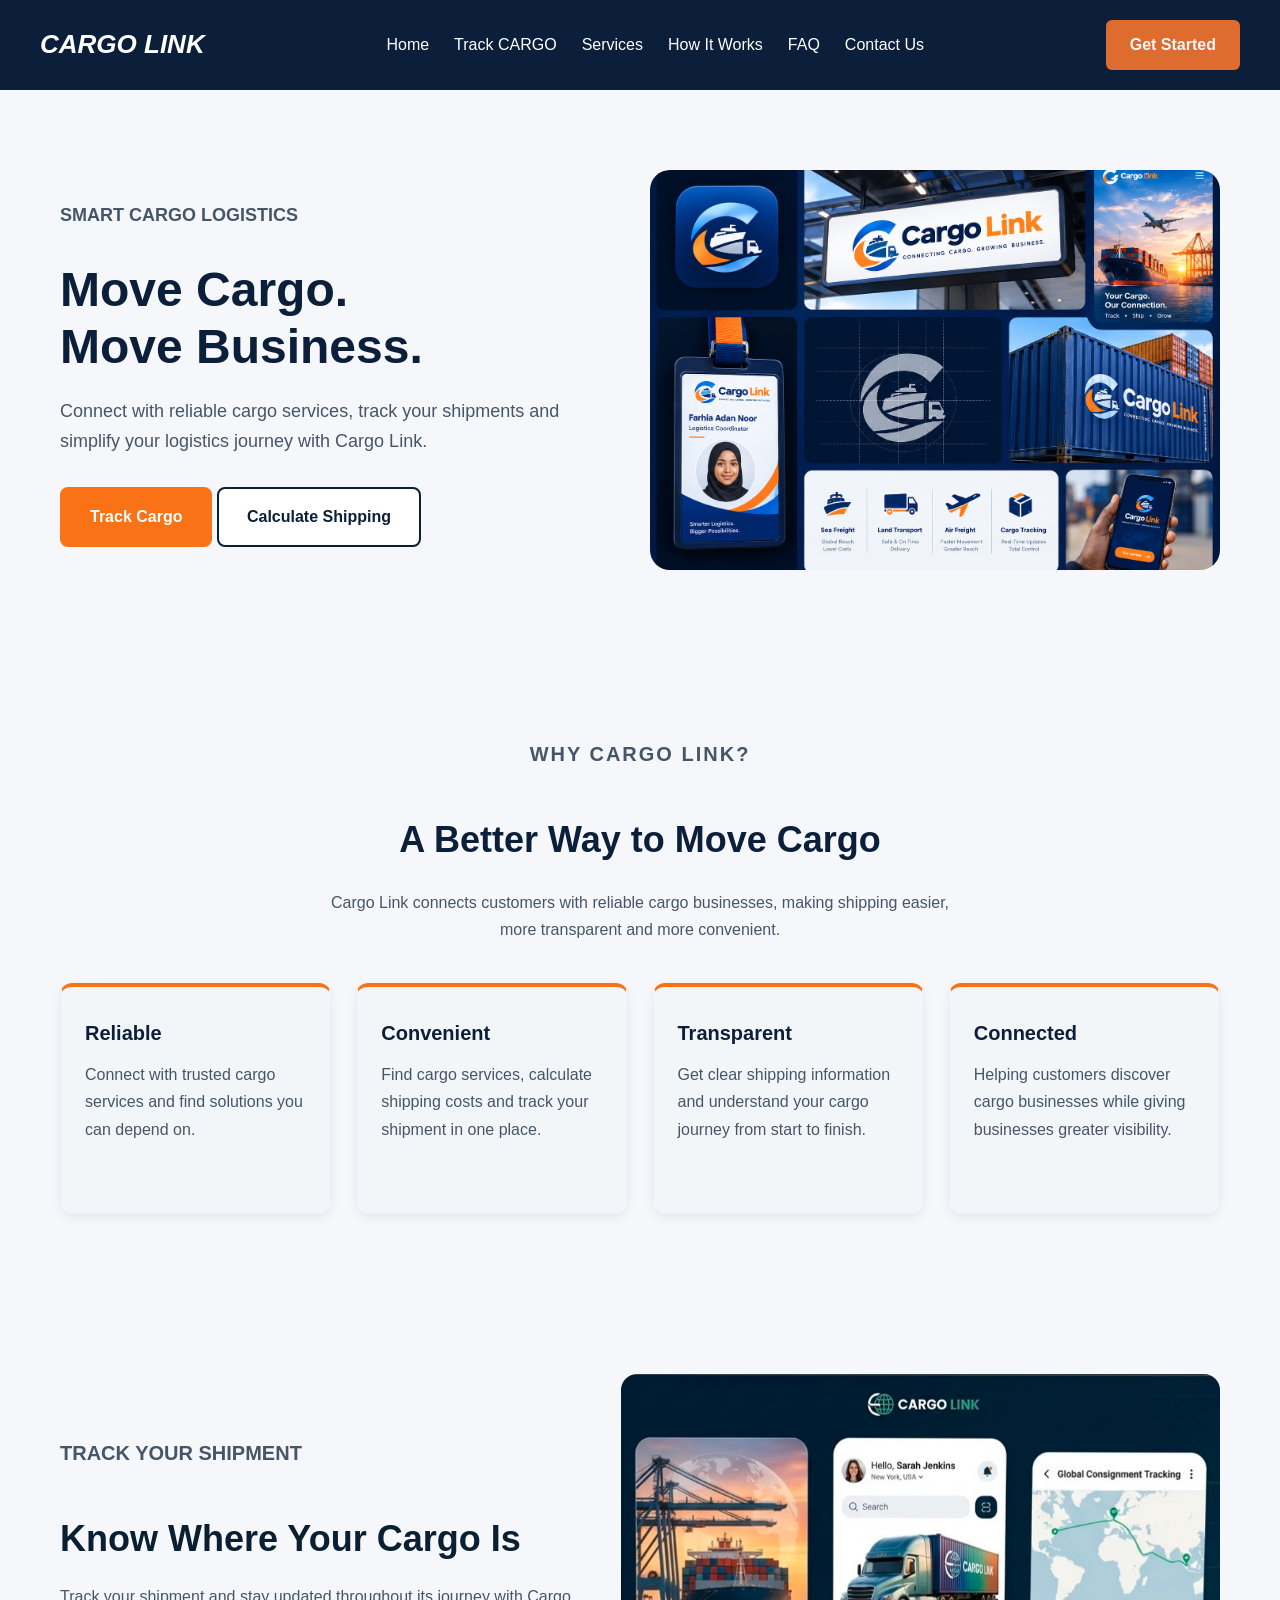
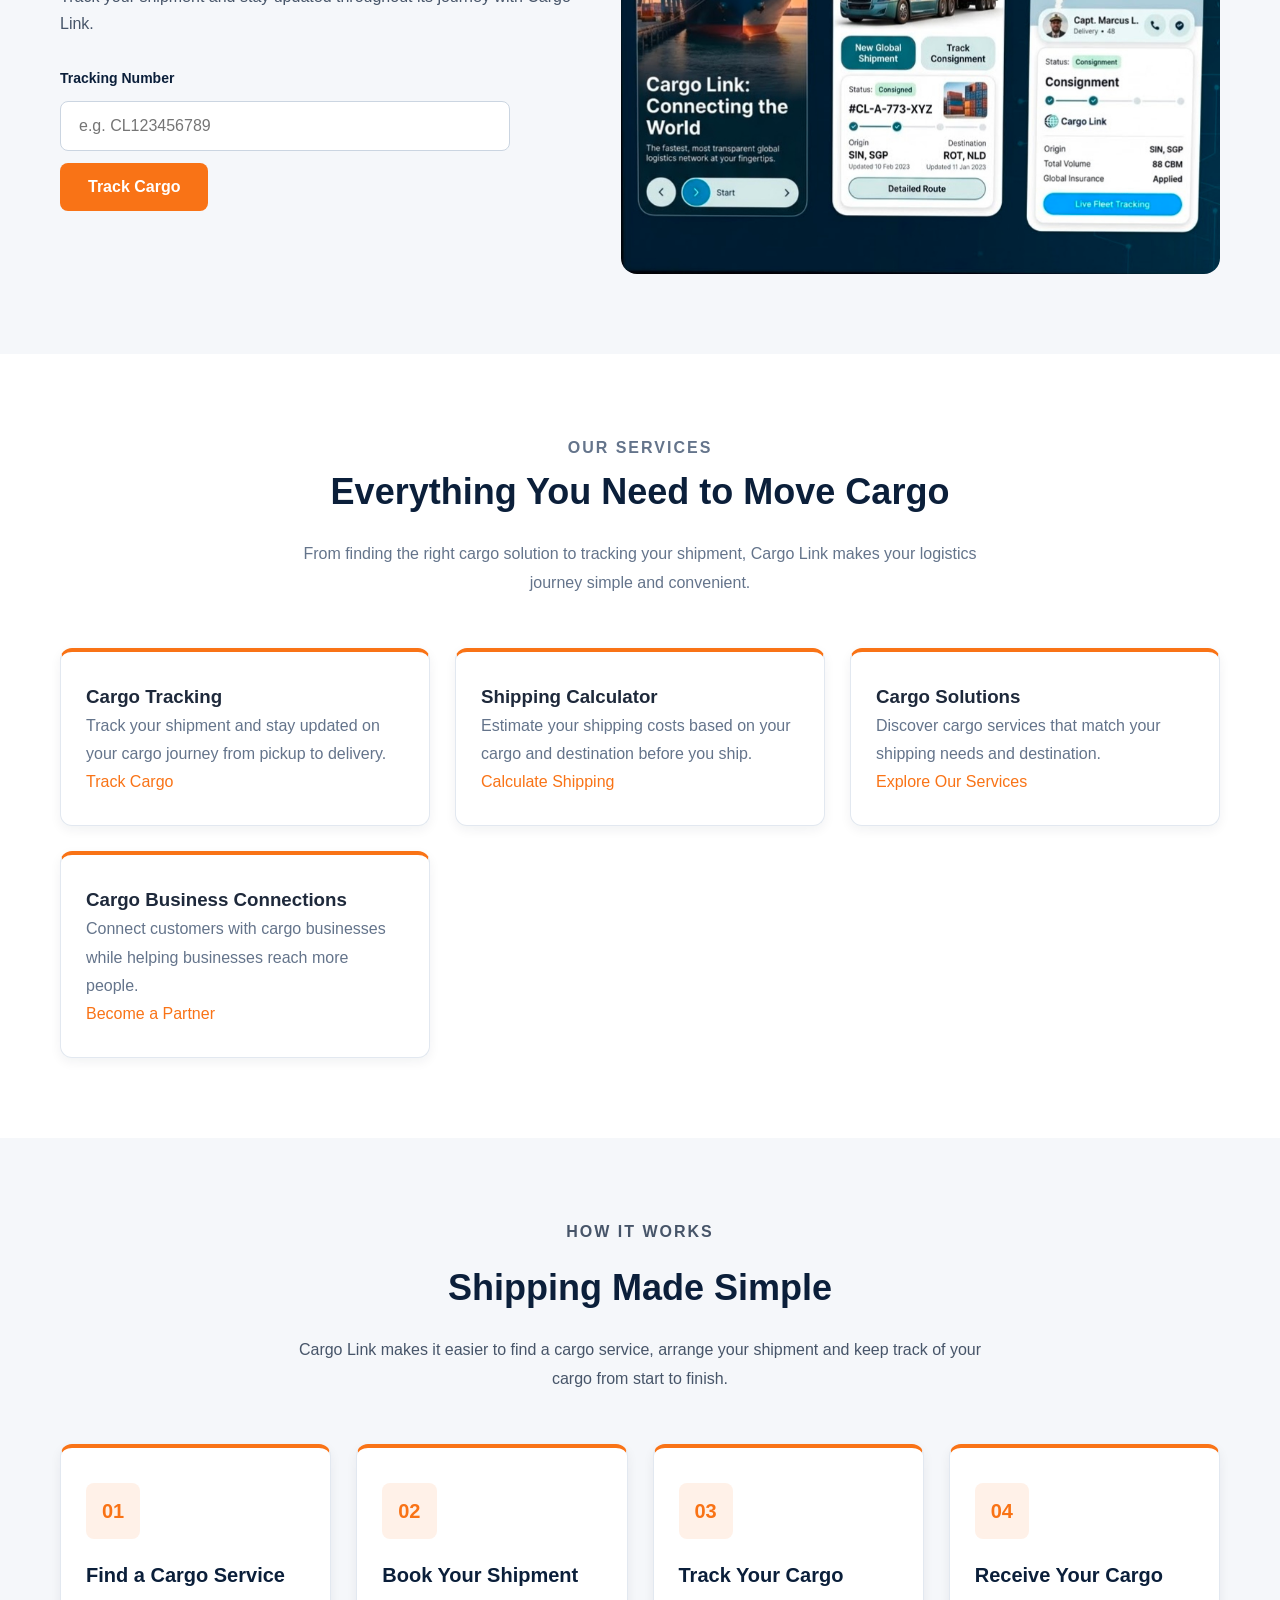
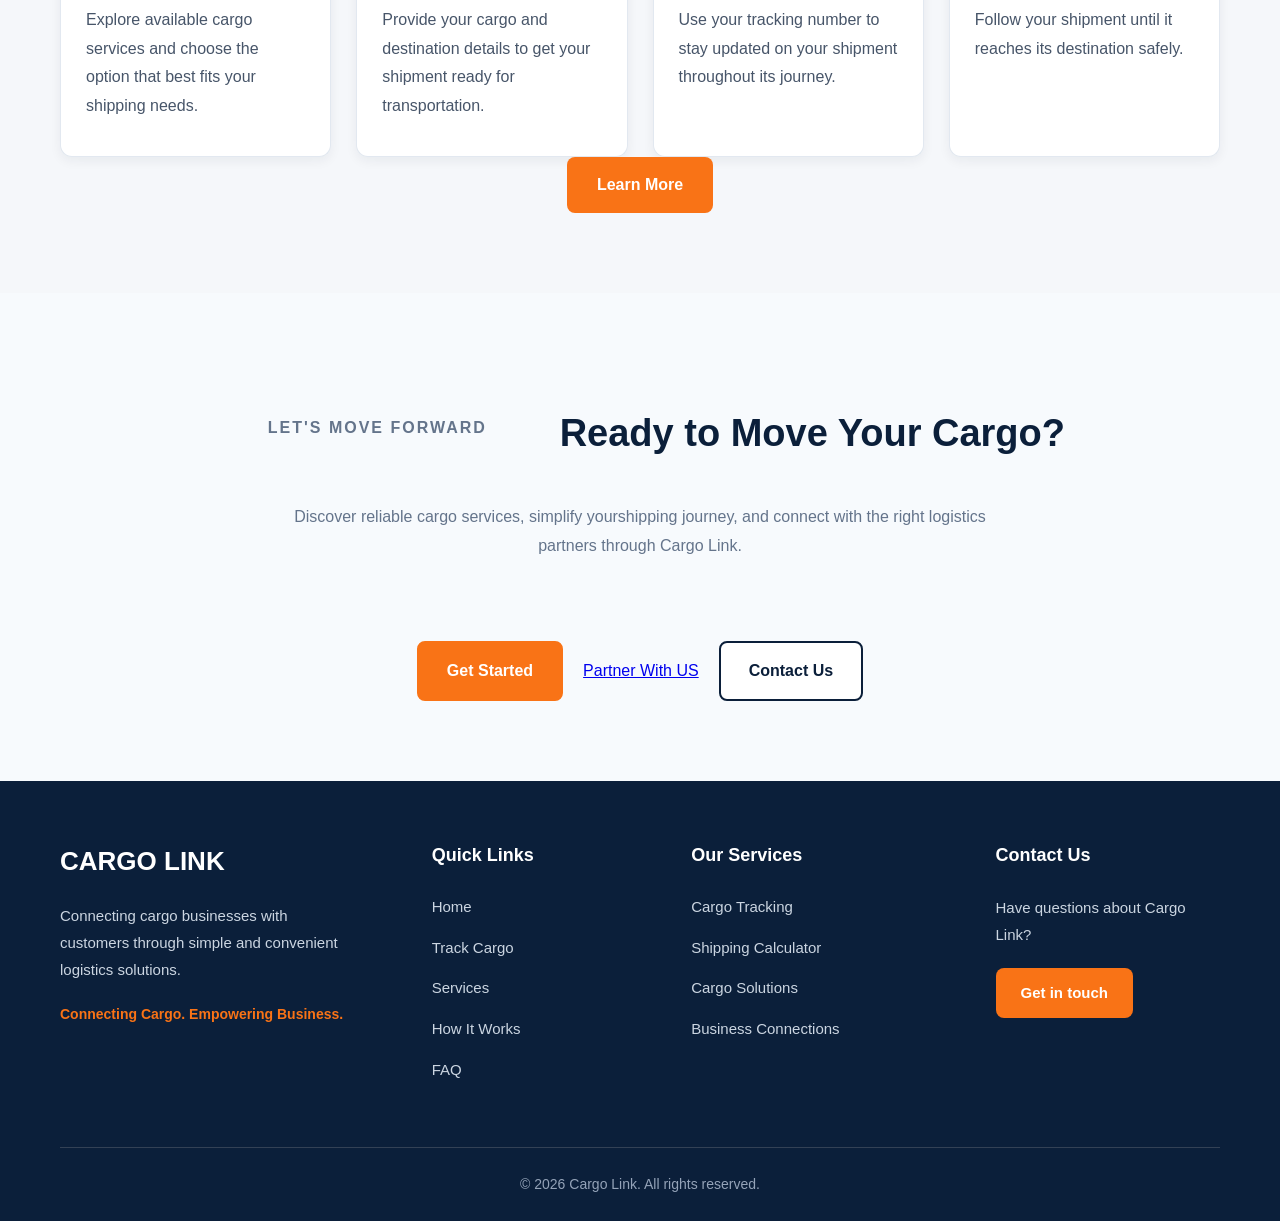
<file: index.html>
<!DOCTYPE html>
<html lang="en">
<head>
    <meta charset="UTF-8">
    <meta name="viewport" content="width=device-width, initial-scale=1.0">
    <title>Cargo Link | Move Cargo. Move Business.</title>
    <!--Tailwind CSS-->

    <!--CSS-->
    <link rel="stylesheet" href="style.css">
</head>
<body>
    <!--NAVBAR-->
    <header>
        <nav >
            <div>
              <!--Logo-->
                <a href="index.html" class="logo">CARGO LINK</a>
            </div>
            <!--Navigation Links-->
            <ul>
               <li><a href="index.html">Home</a></li>
               <li><a href="track-cargo.html">Track CARGO</a></li> 
               <li><a href="services.html">Services</a></li> 
               <li><a href="how-it-works.html">How It Works</a></li> 
               <li><a href="faq.html">FAQ</a></li> 
               <li><a href="contact.html">Contact Us</a></li> 
            </ul>

            <!--Get Started button-->
            <div class="get-started">
            <a href="shipping-calculator.html">Get Started</a>
           </div>
        </nav>
    </header>
    <main>
        <!--HERO SECTION-->
        <section class="hero">
            <div class="hero-content">
                <p class="hero-tag">SMART CARGO LOGISTICS</p>
                <h1>
                    Move Cargo.<br>
                    Move Business.
                </h1>
                <p>Connect with reliable cargo services, track your shipments and simplify your logistics journey with Cargo Link.</p>
           <div>
        <a href="track-cargo.html"class="btn btn-primary">Track Cargo</a>
            <a href="shipping-calculator.html" class="btn btn-secondary"> Calculate Shipping</a>
           </div>

            </div>
            <!--Hero Image-->
            <div class="hero-image">
            <img src="images/hero.png" alt="Cargo Link Logistics and cargo transportations">
            </div>

        </section>

<!-- WHY CARGO LINK SECTION -->
<section id="why-us">

    <div>
        <p class="section-description">WHY CARGO LINK?</p>
        <h2>A Better Way to Move Cargo</h2>
        <p>Cargo Link connects customers with reliable cargo businesses, making shipping easier, more transparent and more convenient.</p>
    </div>


    <div class="why-us-cards">

        <!-- Feature 1 -->
        <article>
            <h3>Reliable</h3>
            <p>Connect with trusted cargo services and find solutions you can depend on.</p>
        </article>

        <!-- Feature 2 -->
        <article>
            <h3>Convenient</h3>
            <p>Find cargo services, calculate shipping costs and track your shipment in one place.</p>
        </article>

        <!-- Feature 3 -->
        <article>
            <h3>Transparent</h3>    
            <p>Get clear shipping information and understand your cargo journey from start to finish.</p>
        </article>

        <!-- Feature 4 -->
        <article>
            <h3>Connected</h3>
            <p>Helping customers discover cargo businesses while giving businesses greater visibility.</p>
        </article>

    </div>

</section>

<!-- CARGO TRACKING SECTION -->
<section id="tracking" >

    <div class="tracking-content">

        <p class="tracking-description">TRACK YOUR SHIPMENT</p>

        <h2>Know Where Your Cargo Is</h2>
        <p> Track your shipment and stay updated throughout its journey with Cargo Link.</p>

        <form>

            <label for="tracking-number">Tracking Number</label>

            <input type="text" id="tracking-number" name="tracking-number" placeholder="e.g. CL123456789" >
            <button type="submit" class="track-btn">Track Cargo</button>
        </form>

    </div>

    <div class="tracking-image">
    <img src="images/cargo-tracking.jpeg" alt="Cargo shipment tracking">
    </div>

</section>

<!-- SERVICES SECTION -->
<section id="services">

    <!-- Section Introduction -->
    <div>

        <p class="section-description">OUR SERVICES</p>

        <h2>Everything You Need to Move Cargo</h2>
        <p>From finding the right cargo solution to tracking your shipment, Cargo Link makes your logistics journey simple and convenient.</p>

    </div>

    <!-- Services Cards -->
    <div class="service-cards">

        <!-- Service 1 -->
        <article>

            <h3>Cargo Tracking</h3>
            <p>Track your shipment and stay updated on your cargo journey from pickup to delivery.</p>

            <a href="track-cargo.html">Track Cargo  </a>

        </article>

        <!-- Service 2 -->
        <article>

            <h3>Shipping Calculator</h3>
            <p>Estimate your shipping costs based on your cargo and destination before you ship.</p>

            <a href="shipping-calculator.html">Calculate Shipping </a>

        </article>

        <!-- Service 3 -->
        <article>

            <h3>Cargo Solutions</h3>
            <p>Discover cargo services that match your shipping needs and destination.</p>
            <a href="services.html"> Explore Our Services </a>

        </article>

        <!-- Service 4 -->
        <article>

            <h3>Cargo Business Connections</h3>
            <p>Connect customers with cargo businesses while helping businesses reach more people.</p>
            <a href="partners.html">Become a Partner </a>

        </article>

    </div>

</section>

<!-- HOW IT WORKS SECTION -->
<section id="how-it-works">

    <div>

        <p class="how-it-works-tag">HOW IT WORKS</p>

        <h2>Shipping Made Simple</h2>
        <p>Cargo Link makes it easier to find a cargo service, arrange your shipment and keep track of your cargo from start to finish.</p>

    </div>

    <div class="how-it-works-cards">

        <!-- Step 1 -->
        <article>

            <span>01</span>

            <h3>Find a Cargo Service</h3>
            <p>Explore available cargo services and choose the option that best fits your shipping needs.</p>

        </article>

        <!-- Step 2 -->
        <article>

            <span>02</span>

            <h3>Book Your Shipment</h3>
            <p>Provide your cargo and destination details to get your shipment ready for transportation.</p>

        </article>

        <!-- Step 3 -->
        <article>

            <span>03</span>

            <h3>Track Your Cargo</h3>
            <p>Use your tracking number to stay updated on your shipment throughout its journey.</p>

        </article>

        <!-- Step 4 -->
        <article>

            <span>04</span>

            <h3>Receive Your Cargo</h3>
            <p>Follow your shipment until it reaches its destination safely.</p>

        </article>

    </div>


    <!-- Learn More -->
    <div>

        <a href="how-it-works.html">Learn More</a>

    </div>

</section>

<!-- CALL TO ACTION (CTA) SECTION -->
<section id="cta">

    <div>

        <p class="cta-tag">LET'S MOVE FORWARD</p>

        <h2> Ready to Move Your Cargo?</h2>
        <p>Discover reliable cargo services, simplify yourshipping journey, and connect with the right logistics partners through Cargo Link.</p>

        <div>

            <a href="shipping-calculator.html" class="btn btn-primary">Get Started </a>
             <a href="patners.html">Partner With US</a>
            <a href="contact.html" class="btn btn-secondary">Contact Us</a>

        </div>

    </div>

</section>

</main>

<!-- FOOTER SECTION -->
<footer id="footer">

    <div class="footer-card">

        <div class="footer-website">

            <a href="index.html" class="footer-logo">CARGO LINK</a>
            <p>Connecting cargo businesses with customers through simple and convenient logistics solutions.</p>

            <p class="footer-tag"> Connecting Cargo. Empowering Business.</p>

        </div>

        <div class="footer-links">

            <h3>Quick Links</h3>

            <ul>
                <li><a href="index.html">Home</a></li>
                <li><a href="track-cargo.html">Track Cargo</a></li>
                <li><a href="services.html">Services</a></li>
                <li><a href="how-it-works.html">How It Works</a></li>
                <li><a href="faq.html">FAQ</a></li>
            </ul>

        </div>

        <div class="footer-links">

            <h3>Our Services</h3>

            <ul>
                <li><a href="track-cargo.html">Cargo Tracking</a></li>
                <li><a href="shipping-calculator.html">Shipping Calculator</a></li>
                <li><a href="services.html">Cargo Solutions</a></li>
                <li><a href="partners.html">Business Connections</a></li>
            </ul>

        </div>

        <div class="footer-contact">

            <h3>Contact Us</h3>
            <p>Have questions about Cargo Link?</p>
            <a href="contact.html">Get in touch</a>

        </div>

    </div>

    <div class="footer-bottom">

        <p> &copy; 2026 Cargo Link. All rights reserved.</p>

    </div>

</footer>

    
</body>
</html>
</file>
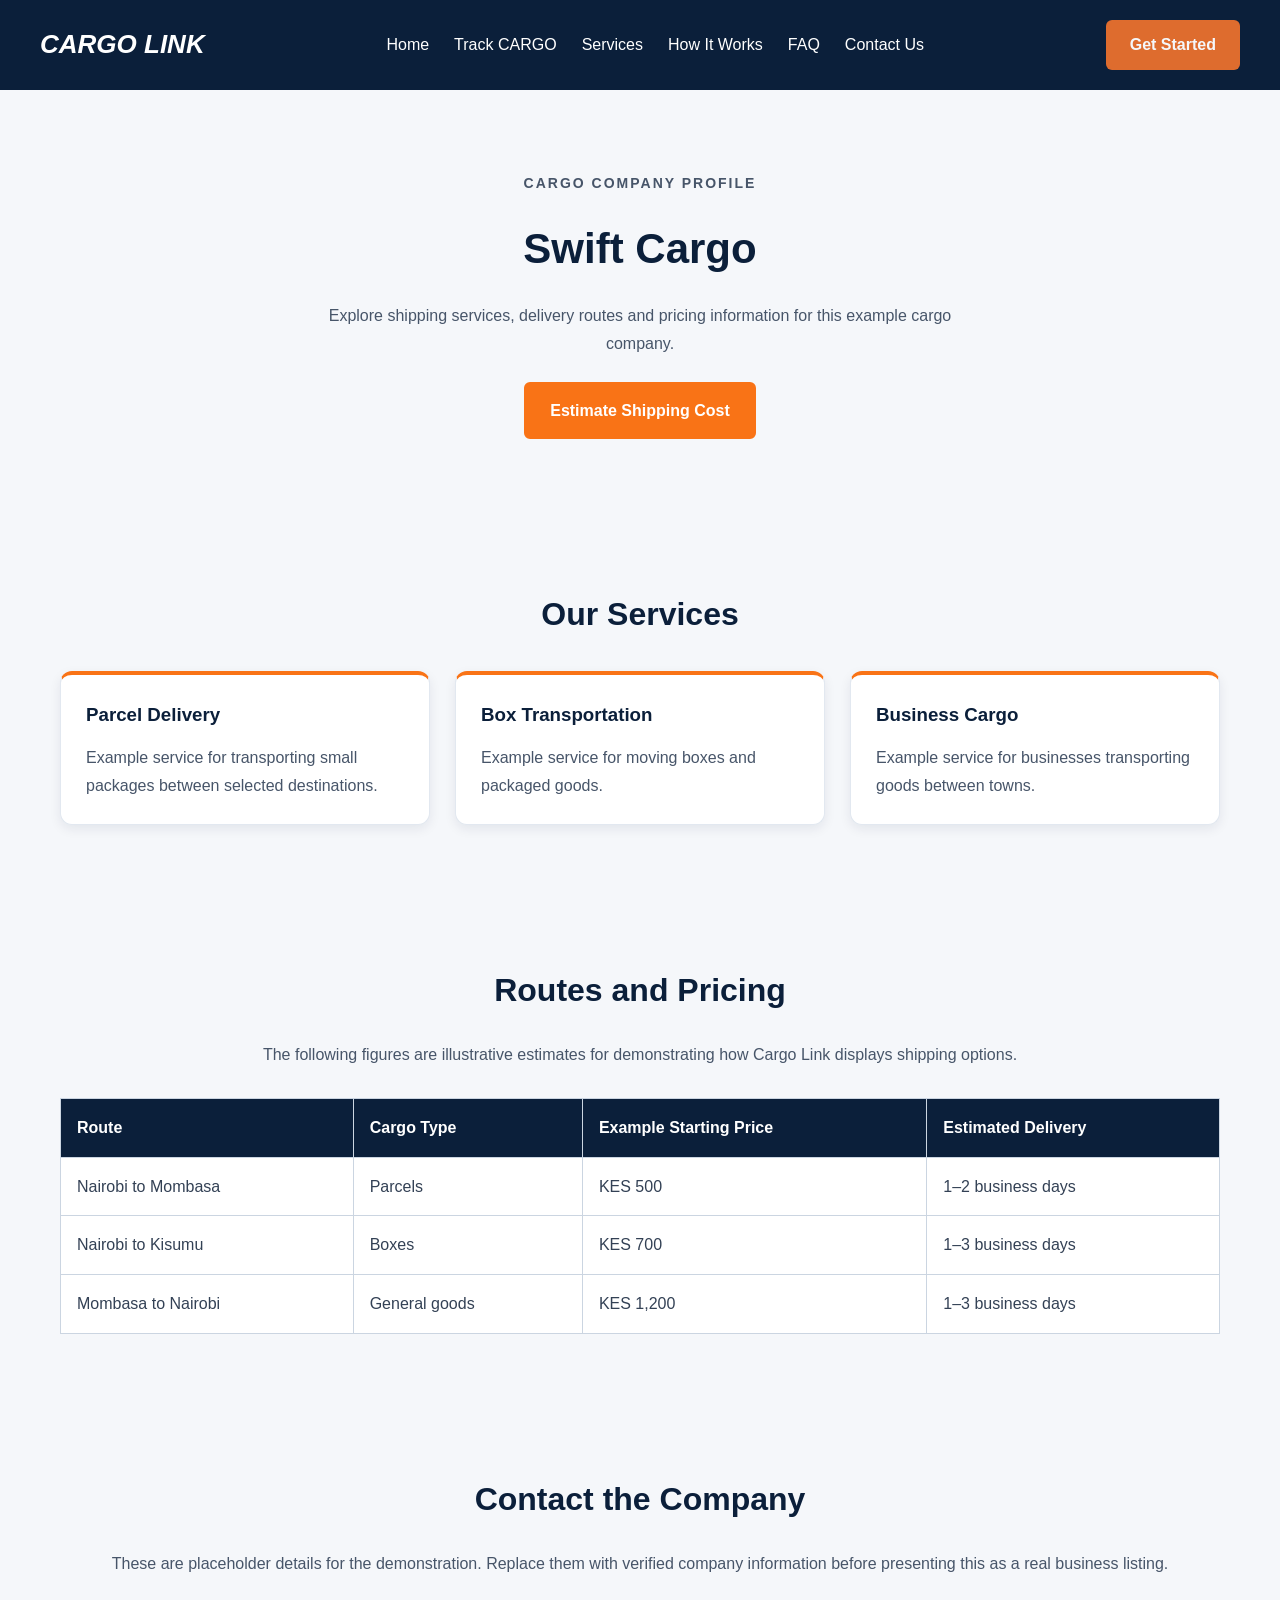
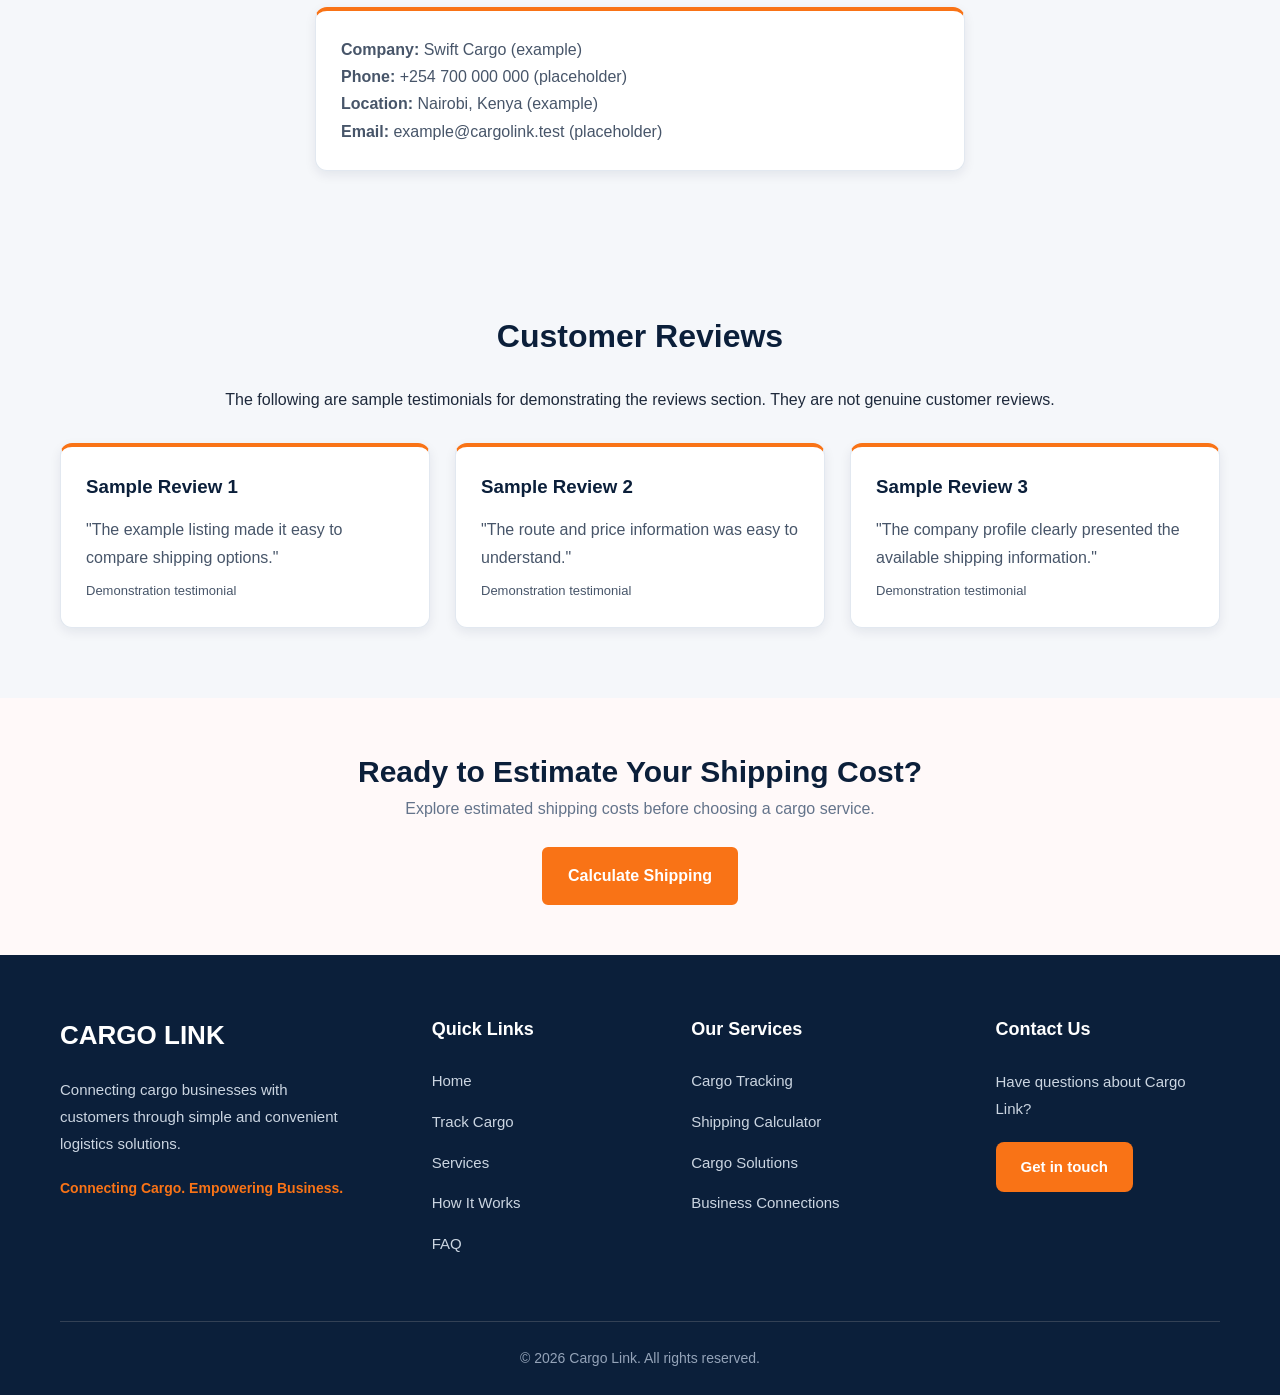
<file: company-profile.html>
<!DOCTYPE html>
<html lang="en">
<head>
    <meta charset="UTF-8">
    <meta name="viewport" content="width=device-width, initial-scale=1.0">
    <title>Company Profile | Cargo Link</title>

    <link rel="stylesheet" href="style.css">
</head>
<body>
<!--NAVBAR-->
    <header>
        <nav >
            <div>
              <!--Logo-->
                <a href="index.html" class="logo">CARGO LINK</a>
            </div>
            <!--Navigation Links-->
            <ul>
               <li><a href="index.html">Home</a></li>
               <li><a href="track-cargo.html">Track CARGO</a></li> 
               <li><a href="services.html">Services</a></li> 
               <li><a href="how-it-works.html">How It Works</a></li> 
               <li><a href="faq.html">FAQ</a></li> 
               <li><a href="contact.html">Contact Us</a></li> 
            </ul>

            <!--Get Started button-->
            <div class="get-started">
            <a href="shipping-calculator.html">Get Started</a>
           </div>
        </nav>
    </header>
    <main>

<section id="company-hero">

    <span>CARGO COMPANY PROFILE</span>

         <h1>Swift Cargo</h1>
        <p>Explore shipping services, delivery routes and pricing information for this example cargo company.</p>
        <a href="shipping-calculator.html" class="btn-primary">Estimate Shipping Cost</a>

    </section>

    <section id="company-services">

        <h2>Our Services</h2>

        <div class="profile-grid">

    <article class="profile-card">

            <h3>Parcel Delivery</h3>
            <p>Example service for transporting small packages between selected destinations.</p>

    </article>

        <article class="profile-card">

         <h3>Box Transportation</h3>
         <p>Example service for moving boxes and packaged goods.</p>

</article>

        <article class="profile-card">

            <h3>Business Cargo</h3>
                <p>Example service for businesses transporting goods between towns.</p>

                </article>

            </div>

        </section>


        <section id="company-routes">

            <h2>Routes and Pricing</h2>

            <p>
                The following figures are illustrative estimates
                for demonstrating how Cargo Link displays shipping options.
            </p>

            <div class="table-container">

                <table>

                    <thead>
                        <tr>
                            <th>Route</th>
                            <th>Cargo Type</th>
                            <th>Example Starting Price</th>
                            <th>Estimated Delivery</th>
                        </tr>
                    </thead>

                    <tbody>

                        <tr>
                            <td>Nairobi to Mombasa</td>
                            <td>Parcels</td>
                            <td>KES 500</td>
                            <td>1–2 business days</td>
                        </tr>

                        <tr>
                            <td>Nairobi to Kisumu</td>
                            <td>Boxes</td>
                            <td>KES 700</td>
                            <td>1–3 business days</td>
                        </tr>

                        <tr>
                            <td>Mombasa to Nairobi</td>
                            <td>General goods</td>
                            <td>KES 1,200</td>
                            <td>1–3 business days</td>
                        </tr>

                    </tbody>

                </table>

            </div>

        </section>


        <!-- CONTACT DETAILS -->
        <section id="company-contact">

            <h2>Contact the Company</h2>

            <p>These are placeholder details for the demonstration. Replace them with verified company information before presenting this as a real business listing.</p>

            <div class="profile-card">

                <p><strong>Company:</strong> Swift Cargo (example)</p>

                <p><strong>Phone:</strong> +254 700 000 000 (placeholder)</p>

                <p><strong>Location:</strong> Nairobi, Kenya (example)</p>

                <p>
                    <strong>Email:</strong>
                    example@cargolink.test (placeholder)
                </p>

            </div>

        </section>


        <section id="company-reviews">

            <h2>Customer Reviews</h2>

            <p>The following are sample testimonials for demonstrating the reviews section. They are not genuine customer reviews.</p>

            <div class="profile-grid">

                <article class="profile-card">

                    <h3>Sample Review 1</h3>

                    <p>"The example listing made it easy to compare shipping options."</p>

                    <span>Demonstration testimonial</span>

                </article>


                <article class="profile-card">

                    <h3>Sample Review 2</h3>

                    <p>
                        "The route and price information was easy to understand."
                    </p>

                    <span>Demonstration testimonial</span>

                </article>


                <article class="profile-card">

                    <h3>Sample Review 3</h3>

                    <p>"The company profile clearly presented the available shipping information."</p>

                    <span>Demonstration testimonial</span>

                </article>

            </div>

        </section>


        <section id="cta-7">

            <h2>Ready to Estimate Your Shipping Cost?</h2>

            <p>Explore estimated shipping costs before choosing a cargo service. </p>

            <a href="shipping-calculator.html" class="btn-primary"> Calculate Shipping</a>

        </section>

    </main>
<footer id="footer">

    <div class="footer-card">

        <div class="footer-website">

            <a href="company-profile.html" class="footer-logo">CARGO LINK</a>
            <p>Connecting cargo businesses with customers through simple and convenient logistics solutions.</p>

            <p class="footer-tag"> Connecting Cargo. Empowering Business.</p>

        </div>

        <div class="footer-links">

            <h3>Quick Links</h3>

            <ul>
                <li><a href="index.html">Home</a></li>
                <li><a href="track-cargo.html">Track Cargo</a></li>
                <li><a href="services.html">Services</a></li>
                <li><a href="how-it-works.html">How It Works</a></li>
                <li><a href="faq.html">FAQ</a></li>
            </ul>

        </div>

        <div class="footer-links">

            <h3>Our Services</h3>

            <ul>
                <li><a href="track-cargo.html">Cargo Tracking</a></li>
                <li><a href="shipping-calculator.html">Shipping Calculator</a></li>
                <li><a href="services.html">Cargo Solutions</a></li>
                <li><a href="partners.html">Business Connections</a></li>
            </ul>

        </div>

        <div class="footer-contact">

            <h3>Contact Us</h3>
            <p>Have questions about Cargo Link?</p>
            <a href="contact.html">Get in touch</a>

        </div>

    </div>

    <div class="footer-bottom">

        <p> &copy; 2026 Cargo Link. All rights reserved.</p>

    </div>

</footer>

    
</body>
</html>
</file>
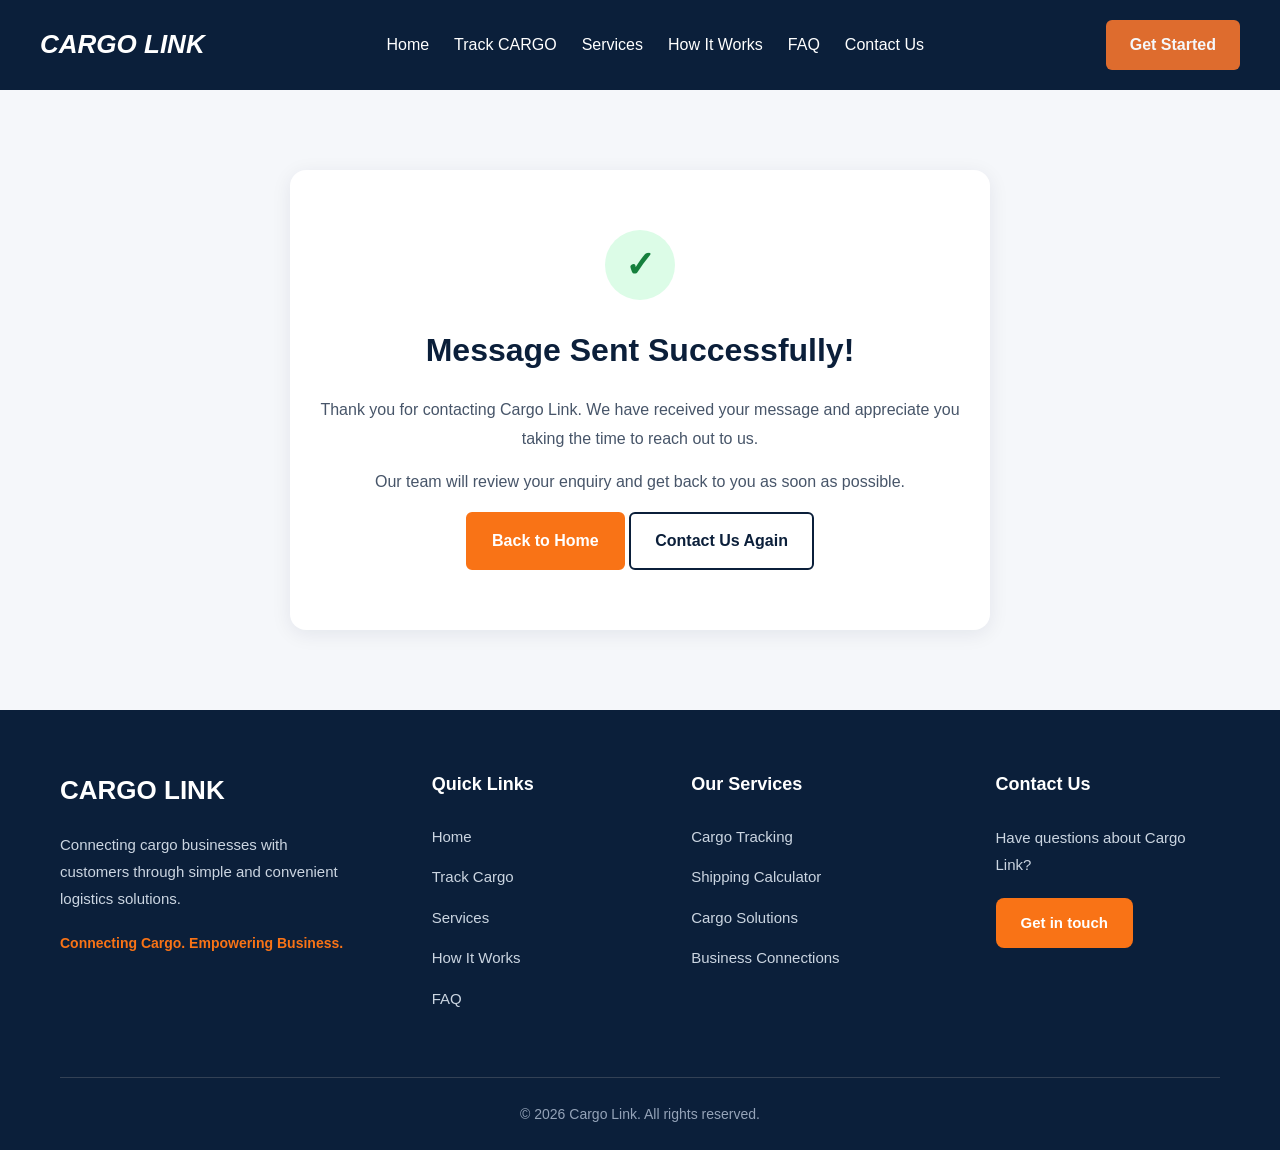
<file: contact-success.html>
<!DOCTYPE html>
<html lang="en">
<head>
    <meta charset="UTF-8">
    <meta name="viewport" content="width=device-width, initial-scale=1.0">
    <title>Message Confirmation | Cargo Link</title>
    <link rel="stylesheet" href="style.css">
</head>
<body>
     <!--NAVBAR-->
    <header>
        <nav >
            <div>
              <!--Logo-->
                <a href="index.html" class="logo">CARGO LINK</a>
            </div>
            <!--Navigation Links-->
            <ul>
               <li><a href="index.html">Home</a></li>
               <li><a href="track-cargo.html">Track CARGO</a></li> 
               <li><a href="services.html">Services</a></li> 
               <li><a href="how-it-works.html">How It Works</a></li> 
               <li><a href="faq.html">FAQ</a></li> 
               <li><a href="contact.html">Contact Us</a></li> 
            </ul>

            <!--Get Started button-->
            <div class="get-started">
            <a href="shipping-calculator.html">Get Started</a>
           </div>
        </nav>
    </header>
    <main>
      <section id="contact-success"> 

        <div class="success-icon" aria-hidden="true"> 
            &#10003;
         </div>
         
         <h1>Message Sent Successfully!</h1>
          <p> Thank you for contacting Cargo Link. We have received your message and appreciate you taking the time to reach out to us. </p>
           <p> Our team will review your enquiry and get back to you as soon as possible. </p>
           
            <a href="index.html" class="btn-primary"> Back to Home </a>

             <a href="contact.html" class="btn-secondary"> Contact Us Again </a>


             </section> 
            </main>  

<footer id="footer">

    <div class="footer-card">

        <div class="footer-website">

            <a href="contact-success.html" class="footer-logo">CARGO LINK</a>
            <p>Connecting cargo businesses with customers through simple and convenient logistics solutions.</p>

            <p class="footer-tag"> Connecting Cargo. Empowering Business.</p>

        </div>

        <div class="footer-links">

            <h3>Quick Links</h3>

            <ul>
                <li><a href="index.html">Home</a></li>
                <li><a href="track-cargo.html">Track Cargo</a></li>
                <li><a href="services.html">Services</a></li>
                <li><a href="how-it-works.html">How It Works</a></li>
                <li><a href="faq.html">FAQ</a></li>
            </ul>

        </div>

        <div class="footer-links">

            <h3>Our Services</h3>

            <ul>
                <li><a href="track-cargo.html">Cargo Tracking</a></li>
                <li><a href="shipping-calculator.html">Shipping Calculator</a></li>
                <li><a href="services.html">Cargo Solutions</a></li>
                <li><a href="partners.html">Business Connections</a></li>
            </ul>

        </div>

        <div class="footer-contact">

            <h3>Contact Us</h3>
            <p>Have questions about Cargo Link?</p>
            <a href="contact.html">Get in touch</a>

        </div>

    </div>

    <div class="footer-bottom">

        <p> &copy; 2026 Cargo Link. All rights reserved.</p>

    </div>

</footer>

</body>
</html>
</file>
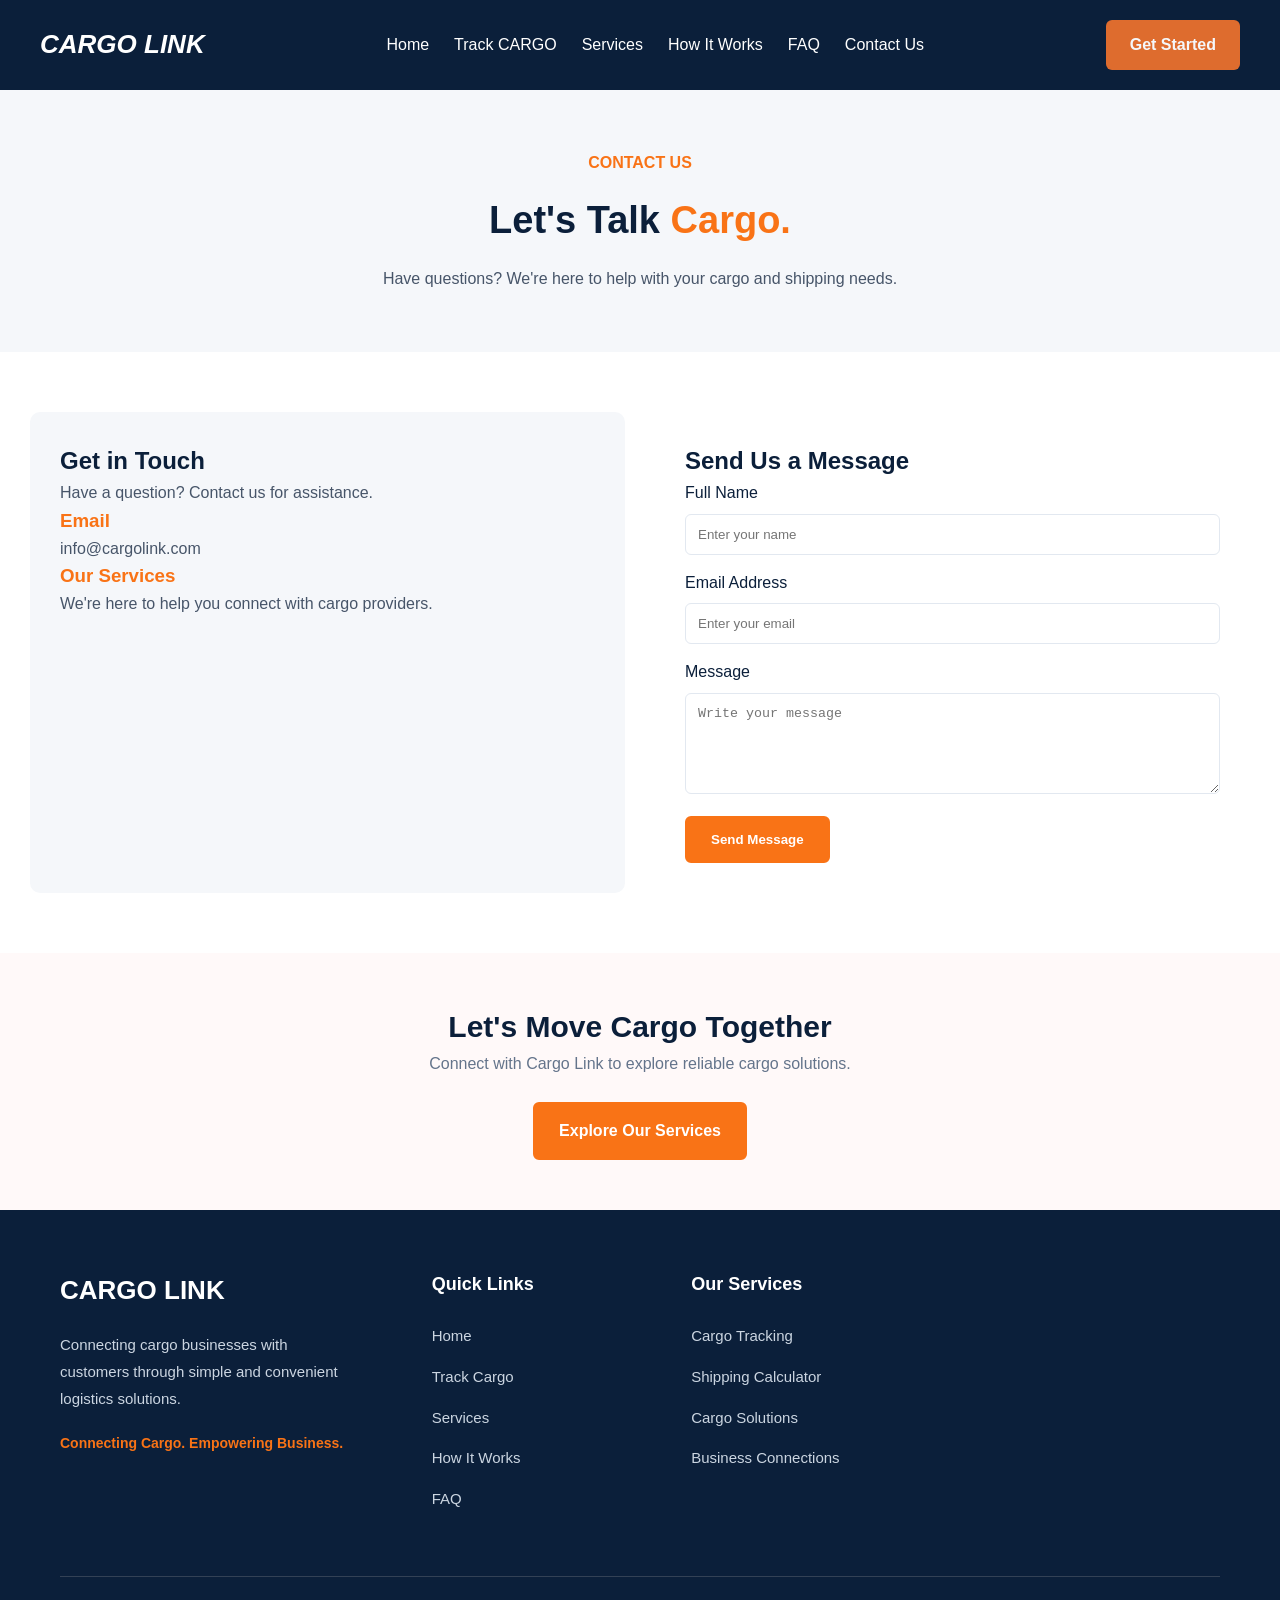
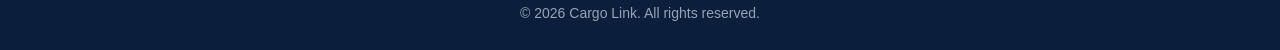
<file: contact.html>
<!DOCTYPE html>
<html lang="en">
<head>
    <meta charset="UTF-8">
    <meta name="viewport" content="width=device-width, initial-scale=1.0">
    <title>Contact Us | Cargo Link</title>
        <!--Tailwind CSS-->

    <!--CSS-->
    <link rel="stylesheet" href="style.css">
</head>
<body>
        <!--NAVBAR-->
    <header>
        <nav >
            <div>
              <!--Logo-->
                <a href="index.html" class="logo">CARGO LINK</a>
            </div>
            <!--Navigation Links-->
            <ul>
               <li><a href="index.html">Home</a></li>
               <li><a href="track-cargo.html">Track CARGO</a></li> 
               <li><a href="services.html">Services</a></li> 
               <li><a href="how-it-works.html">How It Works</a></li> 
               <li><a href="faq.html">FAQ</a></li> 
               <li><a href="contact.html">Contact Us</a></li> 
            </ul>

            <!--Get Started button-->
            <div class="get-started">
            <a href="shipping-calculator.html">Get Started</a>
           </div>
        </nav>
    </header>
    <main>

<section id="contact-hero">
    <span>CONTACT US</span>
    <h1>Let's Talk <span>Cargo.</span></h1>
    <p>Have questions? We're here to help with your cargo and shipping needs.</p>
</section>


<section id="contact-section">

    <div class="contact-info">
        <h2>Get in Touch</h2>
        <p>Have a question? Contact us for assistance.</p>

        <h3>Email</h3>
        <p>info@cargolink.com</p>

        <h3>Our Services</h3>
        <p>We're here to help you connect with cargo providers.</p>
    </div>

    <div class="contact-form">
        <h2>Send Us a Message</h2>

        <form action="contact-success.html" method="get">
            <label for="name">Full Name</label>
            <input type="text" id="name" placeholder="Enter your name">

            <label for="email">Email Address</label>
            <input type="email" id="email" placeholder="Enter your email">

            <label for="message">Message</label>
            <textarea id="message" rows="5" placeholder="Write your message"></textarea>

            <button type="submit" class="btn-primary">Send Message</button>
        </form>
    </div>

</section>

<section id="cta-7">
    <h2>Let's Move Cargo Together</h2>
    <p>Connect with Cargo Link to explore reliable cargo solutions.</p>
    <a href="services.html" class="btn-primary">Explore Our Services</a>
</section>

    </main>
    
    <!-- FOOTER SECTION -->
<footer id="footer">

    <div class="footer-card">

        <div class="footer-website">

            <a href="contact.html" class="footer-logo">CARGO LINK</a>
            <p>Connecting cargo businesses with customers through simple and convenient logistics solutions.</p>

            <p class="footer-tag"> Connecting Cargo. Empowering Business.</p>

        </div>

        <div class="footer-links">

            <h3>Quick Links</h3>

            <ul>
                <li><a href="index.html">Home</a></li>
                <li><a href="track-cargo.html">Track Cargo</a></li>
                <li><a href="services.html">Services</a></li>
                <li><a href="how-it-works.html">How It Works</a></li>
                <li><a href="faq.html">FAQ</a></li>
            </ul>

        </div>

        <div class="footer-links">

            <h3>Our Services</h3>

            <ul>
                <li><a href="track-cargo.html">Cargo Tracking</a></li>
                <li><a href="shipping-calculator.html">Shipping Calculator</a></li>
                <li><a href="services.html">Cargo Solutions</a></li>
                <li><a href="partners.html">Business Connections</a></li>
            </ul>

        </div>

    </div>

    <div class="footer-bottom">

        <p> &copy; 2026 Cargo Link. All rights reserved.</p>

    </div>

</footer>

    
</body>
</html>
</file>
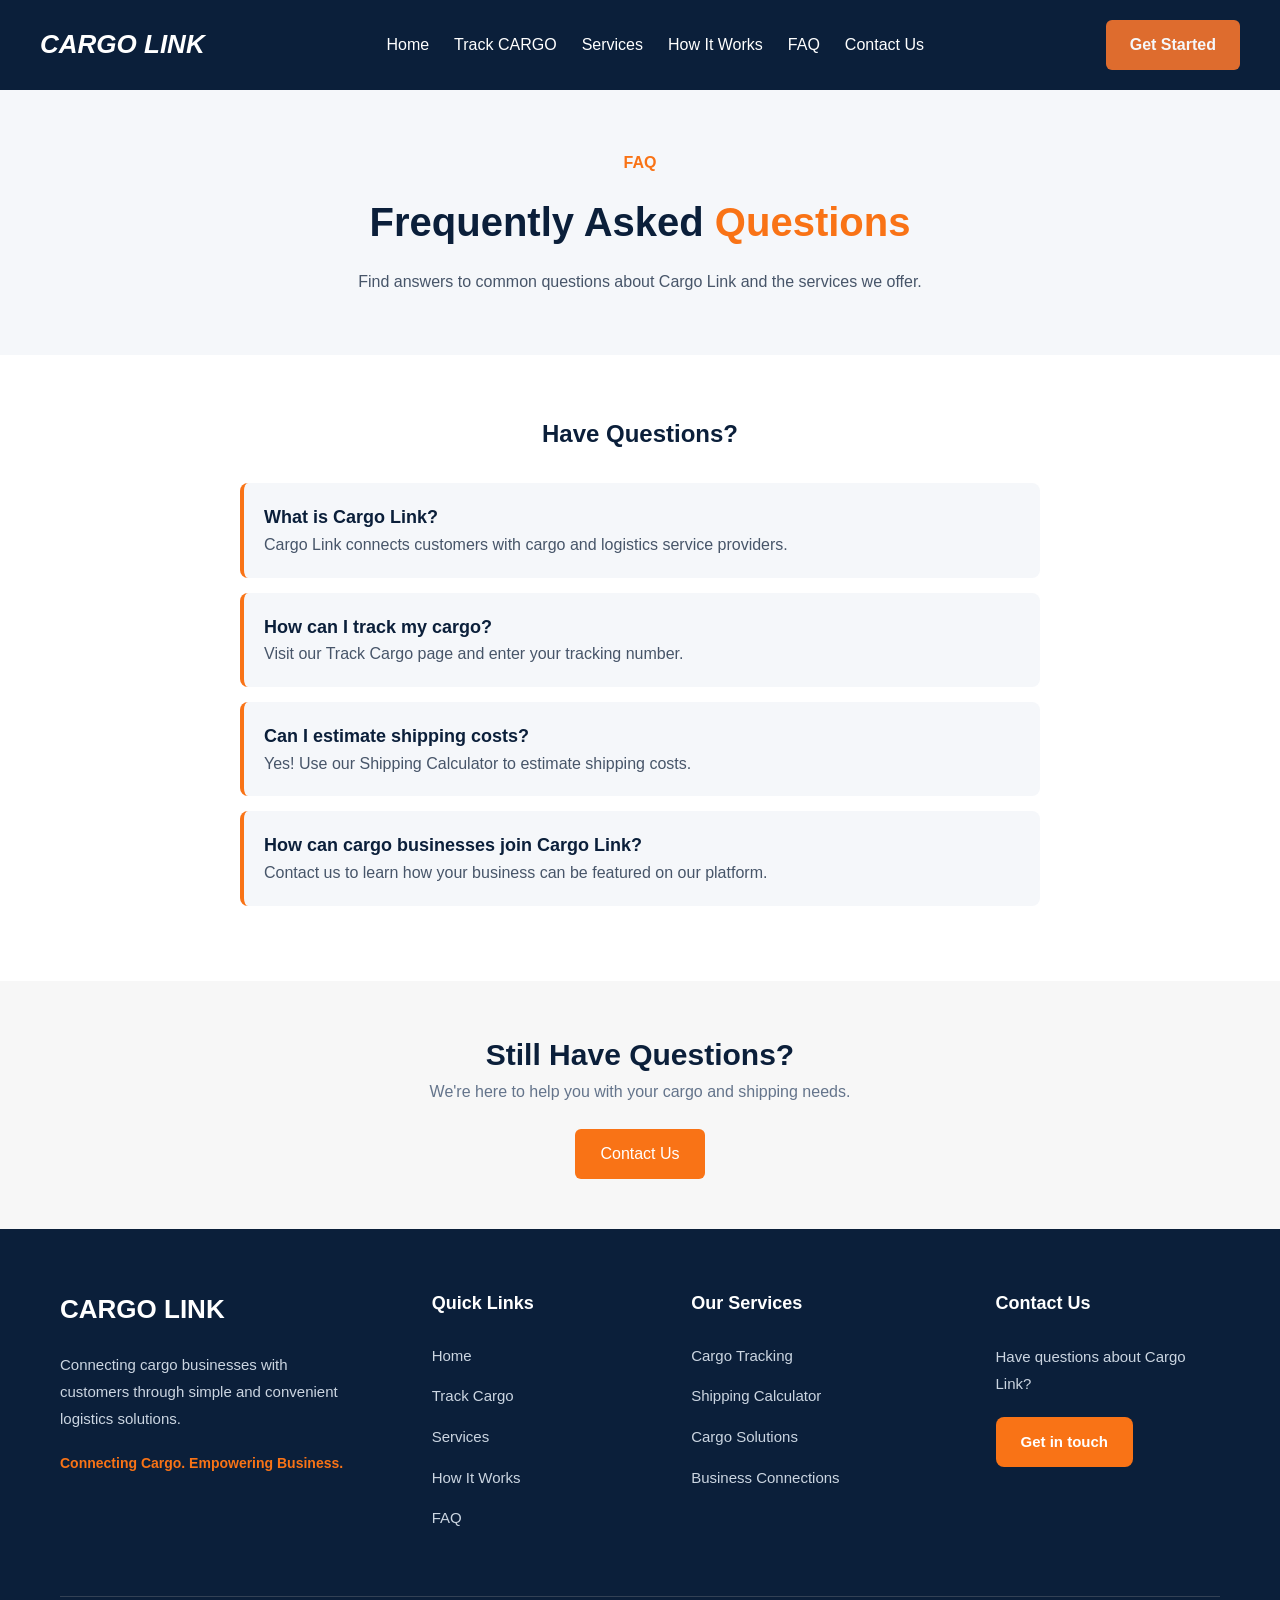
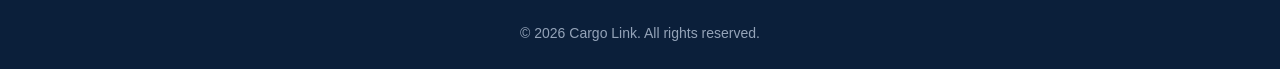
<file: faq.html>
<!DOCTYPE html>
<html lang="en">
<head>
    <meta charset="UTF-8">
    <meta name="viewport" content="width=device-width, initial-scale=1.0">
    <title>FAQs | Cargo Link</title>
        <!--Tailwind CSS-->

    <!--CSS-->
    <link rel="stylesheet" href="style.css">
</head>
<body>
        <!--NAVBAR-->
    <header>
        <nav >
            <div>
              <!--Logo-->
                <a href="index.html" class="logo">CARGO LINK</a>
            </div>
            <!--Navigation Links-->
            <ul>
               <li><a href="index.html">Home</a></li>
               <li><a href="track-cargo.html">Track CARGO</a></li> 
               <li><a href="services.html">Services</a></li> 
               <li><a href="how-it-works.html">How It Works</a></li> 
               <li><a href="faq.html">FAQ</a></li> 
               <li><a href="contact.html">Contact Us</a></li> 
            </ul>

            <!--Get Started button-->
            <div class="get-started">
            <a href="shipping-calculator.html">Get Started</a>
           </div>
        </nav>
    </header>
    <main>
        <section id="faq">
            <div class="faq-content">
<span>FAQ</span>
<h1>Frequently Asked <span>Questions</span></h1>
<p>Find answers to common questions about Cargo Link and the services we offer.</p>
            </div>
        </section>
    
<section id="faq-questions">
    <h2>Have Questions?</h2>

    <div class="inquery">
        <h3>What is Cargo Link?</h3>
        <p>Cargo Link connects customers with cargo and logistics service providers.</p>
    </div>

    <div class="inquery">
        <h3>How can I track my cargo?</h3>
        <p>Visit our Track Cargo page and enter your tracking number.</p>
    </div>

    <div class="inquery">
        <h3>Can I estimate shipping costs?</h3>
        <p>Yes! Use our Shipping Calculator to estimate shipping costs.</p>
    </div>

    <div class="inquery">
        <h3>How can cargo businesses join Cargo Link?</h3>
        <p>Contact us to learn how your business can be featured on our platform.</p>
    </div>
</section>

<section id="cta-4">

    <h2>Still Have Questions?</h2>
    <p>We're here to help you with your cargo and shipping needs.</p>
    <a href="contact.html">Contact Us</a>
    
</section>



    </main>
    <!-- FOOTER SECTION -->
<footer id="footer">

    <!-- Main Footer Content -->
    <div class="footer-card">

        <!-- Website Information -->
        <div class="footer-website">

            <a href="faq.html" class="footer-logo">CARGO LINK</a>
            <p>Connecting cargo businesses with customers through simple and convenient logistics solutions.</p>

            <p class="footer-tag"> Connecting Cargo. Empowering Business.</p>

        </div>

        <div class="footer-links">

            <h3>Quick Links</h3>

            <ul>
                <li><a href="index.html">Home</a></li>
                <li><a href="track-cargo.html">Track Cargo</a></li>
                <li><a href="services.html">Services</a></li>
                <li><a href="how-it-works.html">How It Works</a></li>
                <li><a href="faq.html">FAQ</a></li>
            </ul>

        </div>


        <!-- Our Services -->
        <div class="footer-links">

            <h3>Our Services</h3>

            <ul>
                <li><a href="track-cargo.html">Cargo Tracking</a></li>
                <li><a href="shipping-calculator.html">Shipping Calculator</a></li>
                <li><a href="services.html">Cargo Solutions</a></li>
                <li><a href="partners.html">Business Connections</a></li>
            </ul>

        </div>

        <!-- Contact Information -->
        <div class="footer-contact">

            <h3>Contact Us</h3>
            <p>Have questions about Cargo Link?</p>
            <a href="contact.html">Get in touch</a>

        </div>

    </div>

    <!-- Footer Bottom -->
    <div class="footer-bottom">

        <p> &copy; 2026 Cargo Link. All rights reserved.</p>

    </div>

</footer>
</body>
</html>
</file>
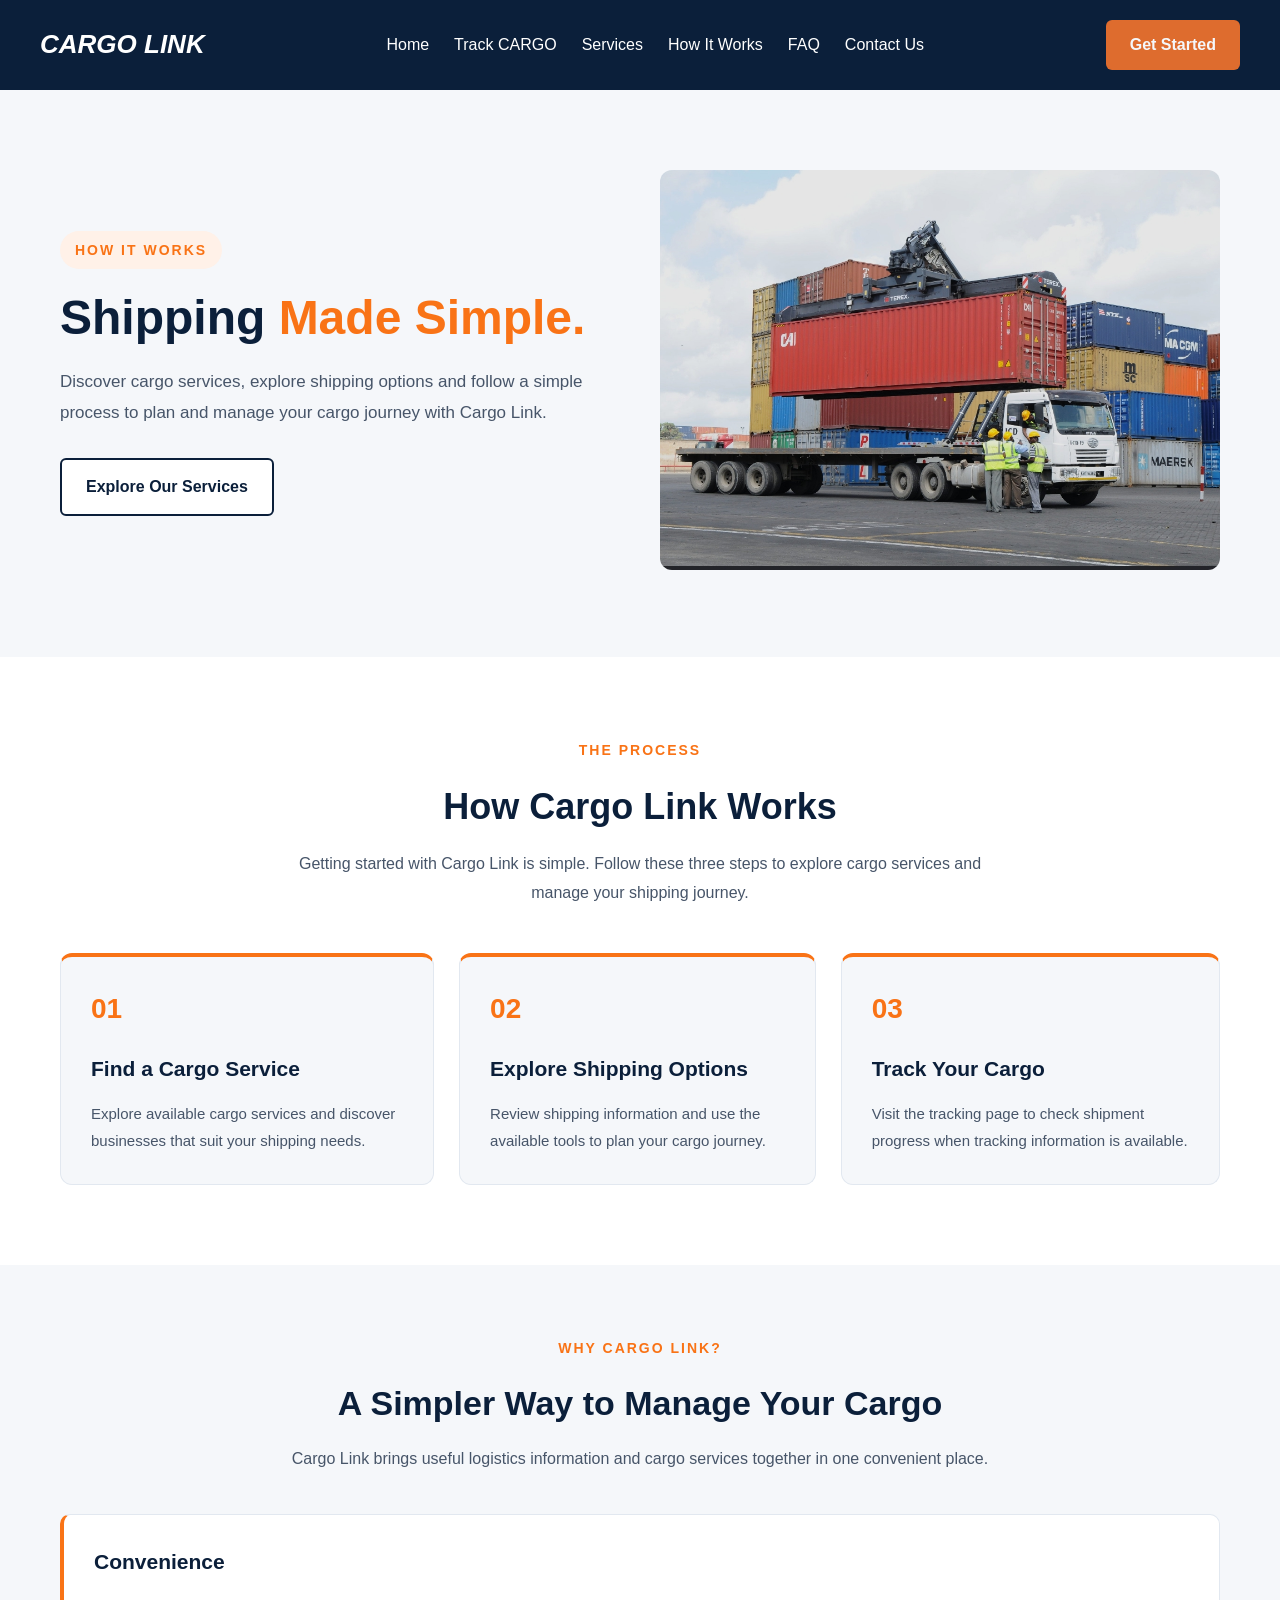
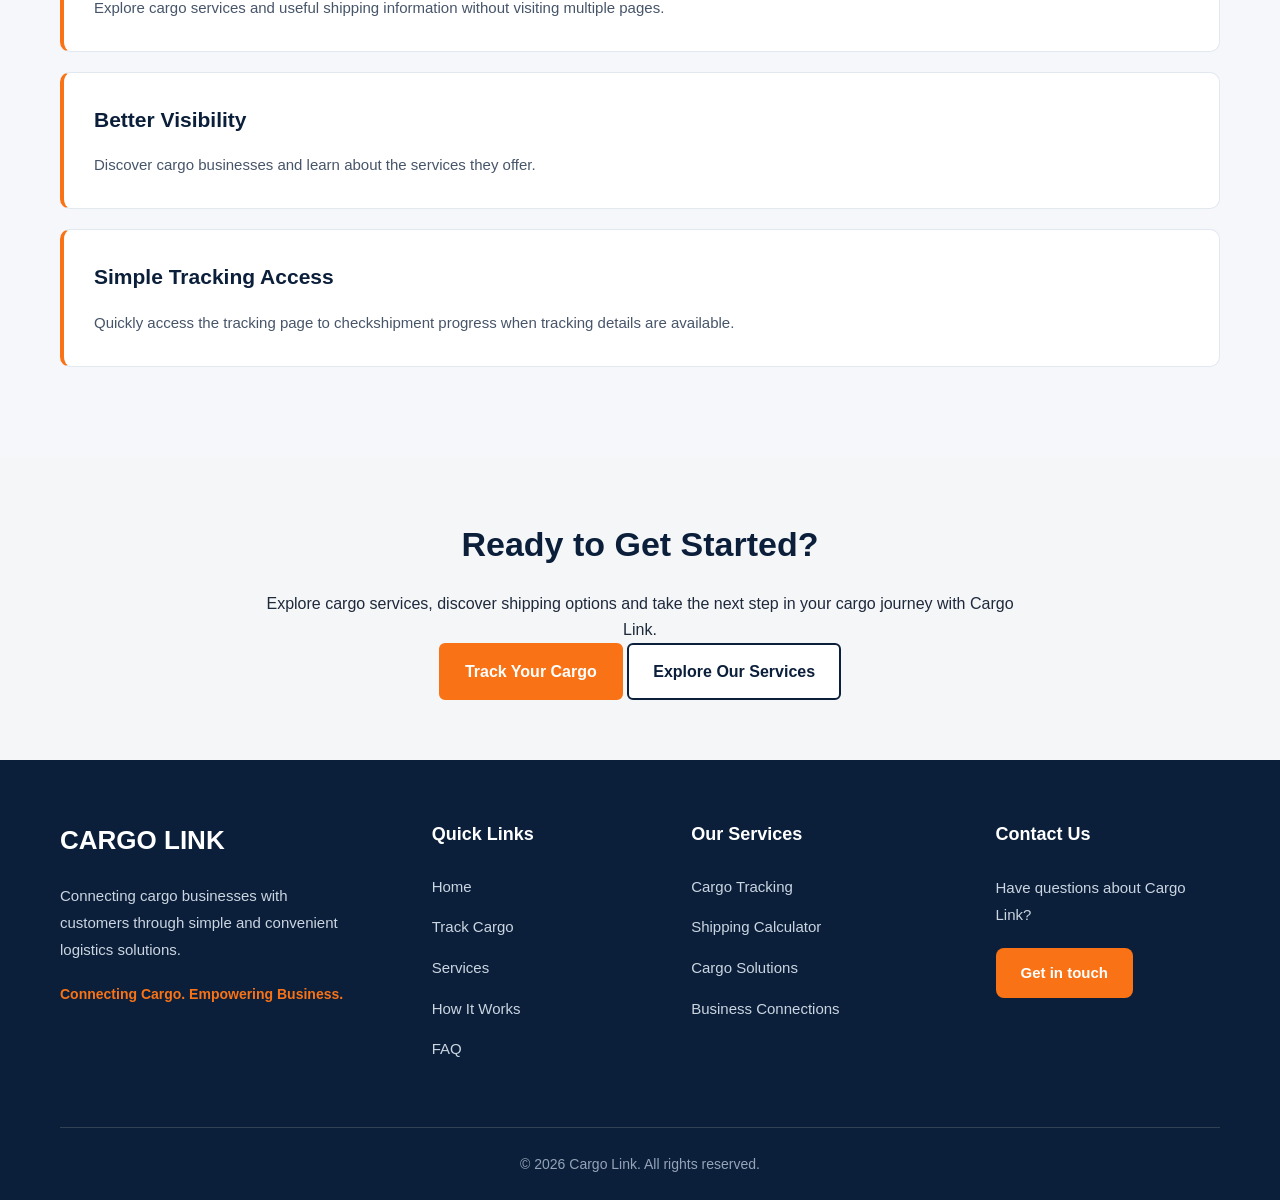
<file: how-it-works.html>
<!DOCTYPE html>
<html lang="en">
<head>
    <meta charset="UTF-8">
    <meta name="viewport" content="width=device-width, initial-scale=1.0">
    <title>How It Works | Cargo Link</title>
    <!--Tailwind CSS-->

    <!--CSS-->
    <link rel="stylesheet" href="style.css">
</head>
<body>  <!--NAVBAR-->
    <header>
        <nav >
            <div>
              <!--Logo-->
                <a href="index.html" class="logo">CARGO LINK</a>
            </div>
            <!--Navigation Links-->
            <ul>
               <li><a href="index.html">Home</a></li>
               <li><a href="track-cargo.html">Track CARGO</a></li> 
               <li><a href="services.html">Services</a></li> 
               <li><a href="how-it-works.html">How It Works</a></li> 
               <li><a href="faq.html">FAQ</a></li> 
               <li><a href="contact.html">Contact Us</a></li> 
            </ul>

            <!--Get Started button-->
            <div class="get-started">
            <a href="shipping-calculator.html">Get Started</a>
           </div>
        </nav>
    </header>
    <main>
    
<section id="how-hero">

    <div class="how-hero-content">

        <span class="hero-label">HOW IT WORKS</span>

        <h1>Shipping <span>Made Simple.</span></h1>
        <p>Discover cargo services, explore shipping options and follow a simple process to plan and manage your cargo journey with Cargo Link.</p>
        <a href="services.html" class="btn-secondary">Explore Our Services</a>
    </div>

    <div class="how-hero-image">
        <img src="images/how-it-works-hero.jpeg" alt="Cargo containers being transported">
 </div>

</section>

   <!--SHIPPING STEPS-->
    
<section id="shipping-steps">

    <div class="heading-101">
        <span>THE PROCESS</span>

        <h2>How Cargo Link Works</h2>

        <p>Getting started with Cargo Link is simple. Follow these three steps to explore cargo services and manage your shipping journey.</p>

    </div>


    <div class="steps-cards">

        <!-- Step 1 -->

        <div class="step-content">
            <span class="steps-number">01</span>
            <h3>Find a Cargo Service</h3>
            <p>Explore available cargo services and discover businesses that suit your shipping needs.</p>
        </div>

        <!-- Step 2 -->

        <div class="step-content">
            <span class="steps-number">02</span>
            <h3>Explore Shipping Options</h3>
            <p>Review shipping information and use the available tools to plan your cargo journey.</p>
        </div>

        <!-- Step 3 -->

        <div class="step-content">
            <span class="steps-number">03</span>
            <h3>Track Your Cargo</h3>
            <p>Visit the tracking page to check shipment progress when tracking information is available.</p>
        </div>

    </div>

   </section>

      <!--Benefits of using cargo link-->

<section id="why-use-cargo-link">

    <div class="heading-102">
        <span>WHY CARGO LINK?</span>

        <h2>A Simpler Way to Manage Your Cargo</h2>
        <p>Cargo Link brings useful logistics information and cargo services together in one convenient place.</p>
    </div>

    
    <div class="useful-cards">

        <!-- Benefit 1 -->

        <div class="useful-card">
            <h3>Convenience</h3>
            <p>Explore cargo services and useful shipping information without visiting multiple pages.</p>
        </div>

        <!-- Benefit 2 -->

        <div class="useful-card">
            <h3>Better Visibility</h3>
            <p>Discover cargo businesses and learn about the services they offer.</p>
        </div>

        <!-- Benefit 3 -->

        <div class="useful-card">
            <h3>Simple Tracking Access</h3>
            <p>Quickly access the tracking page to checkshipment progress when tracking details are available.</p>
        </div>

    </div>

</section>
   
<!--  CTA  -->
<section id="cta-3">

    <div class="cta-3-content">

        <h2>Ready to Get Started?</h2>

        <p>Explore cargo services, discover shipping options and take the next step in your cargo journey with Cargo Link.</p>

    <div class="cta-3-buttons">

            <a href="track-cargo.html" class="btn-primary">Track Your Cargo</a>
            <a href="services.html" class="btn-secondary">Explore Our Services</a>
        </div>

    </div>

</section>

    </main>
    
    <!-- FOOTER SECTION -->
<footer id="footer">

    <!-- Main Footer Content -->
    <div class="footer-card">

        <!-- Website Information -->
        <div class="footer-website">

            <a href="how-it-works.html" class="footer-logo">CARGO LINK</a>
            <p>Connecting cargo businesses with customers through simple and convenient logistics solutions.</p>

            <p class="footer-tag"> Connecting Cargo. Empowering Business.</p>

        </div>

        <div class="footer-links">

            <h3>Quick Links</h3>

            <ul>
                <li><a href="index.html">Home</a></li>
                <li><a href="track-cargo.html">Track Cargo</a></li>
                <li><a href="services.html">Services</a></li>
                <li><a href="how-it-works.html">How It Works</a></li>
                <li><a href="faq.html">FAQ</a></li>
            </ul>

        </div>


        <!-- Our Services -->
        <div class="footer-links">

            <h3>Our Services</h3>

            <ul>
                <li><a href="track-cargo.html">Cargo Tracking</a></li>
                <li><a href="shipping-calculator.html">Shipping Calculator</a></li>
                <li><a href="services.html">Cargo Solutions</a></li>
                <li><a href="partners.html">Business Connections</a></li>
            </ul>

        </div>

        <!-- Contact Information -->
        <div class="footer-contact">

            <h3>Contact Us</h3>
            <p>Have questions about Cargo Link?</p>
            <a href="contact.html">Get in touch</a>

        </div>

    </div>

    <!-- Footer Bottom -->
    <div class="footer-bottom">

        <p> &copy; 2026 Cargo Link. All rights reserved.</p>

    </div>

</footer>

    
</body>
</html>
    
</body>
</html>
</file>
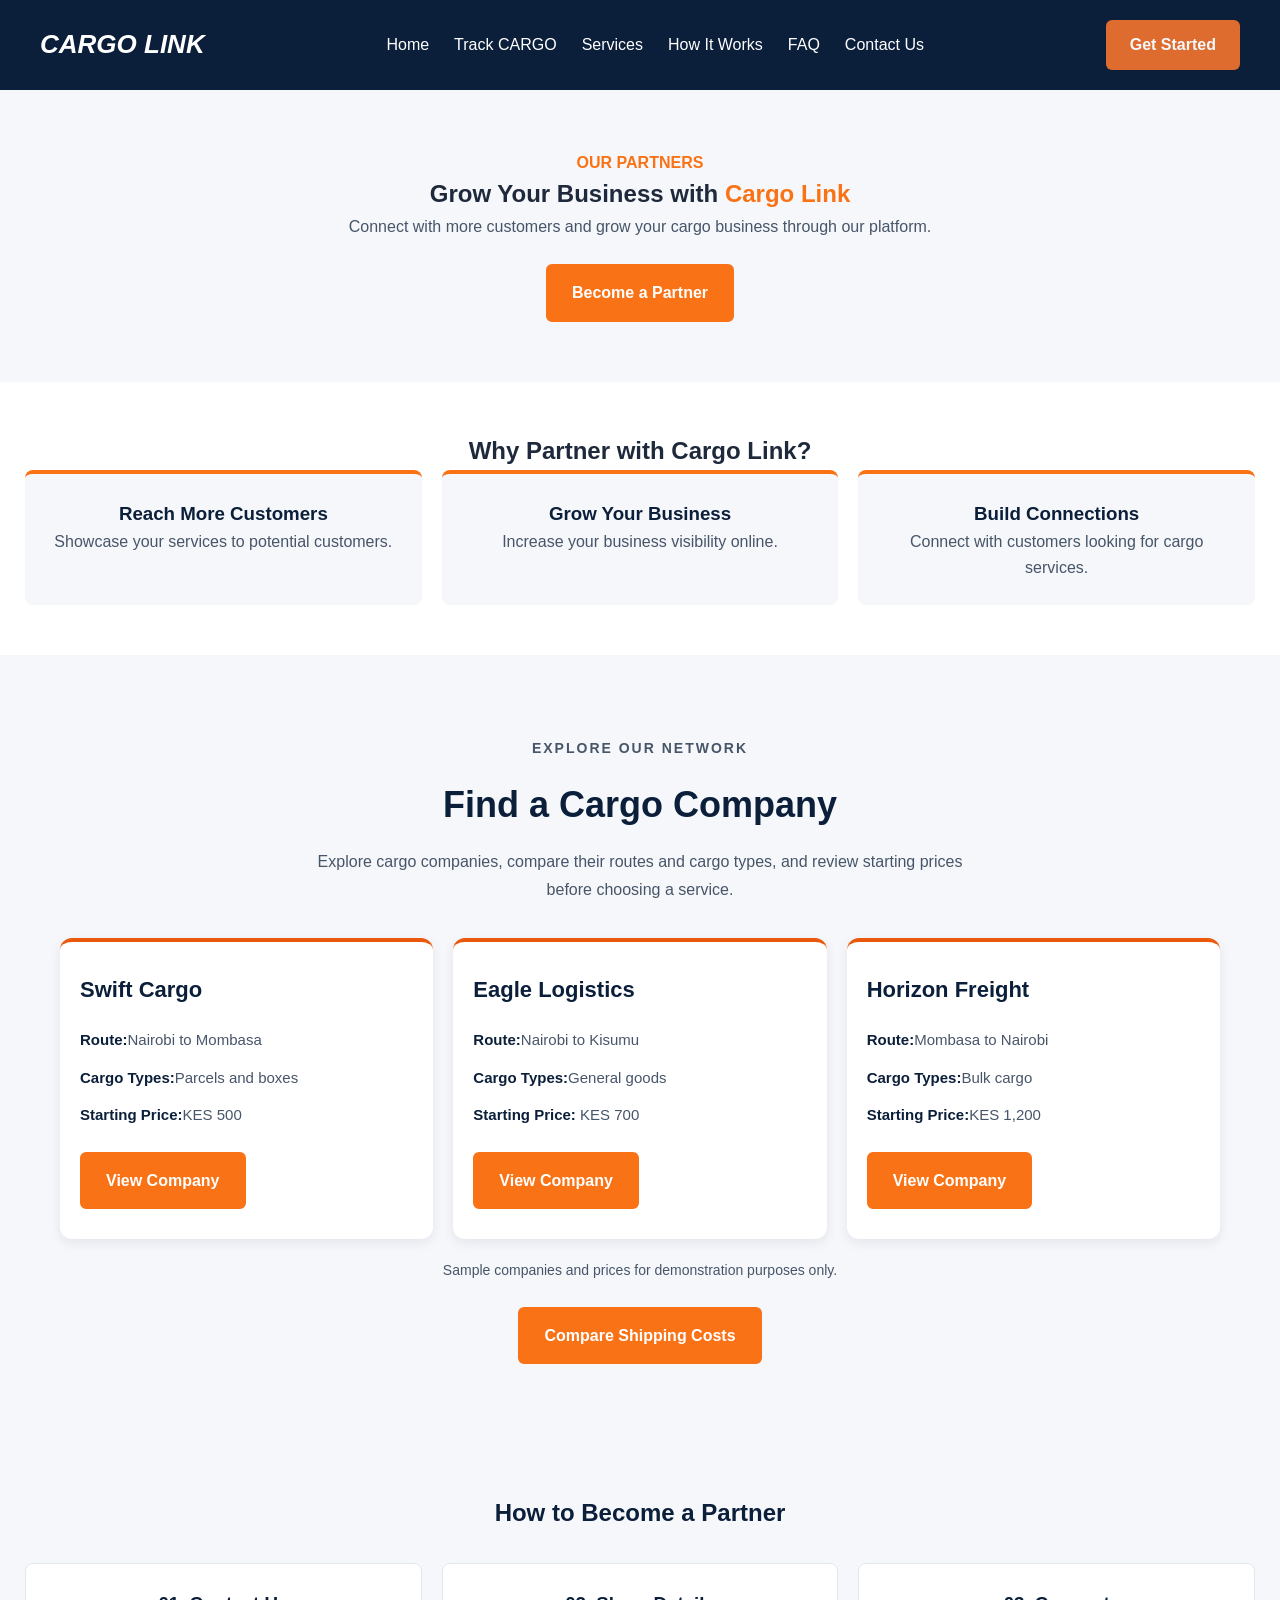
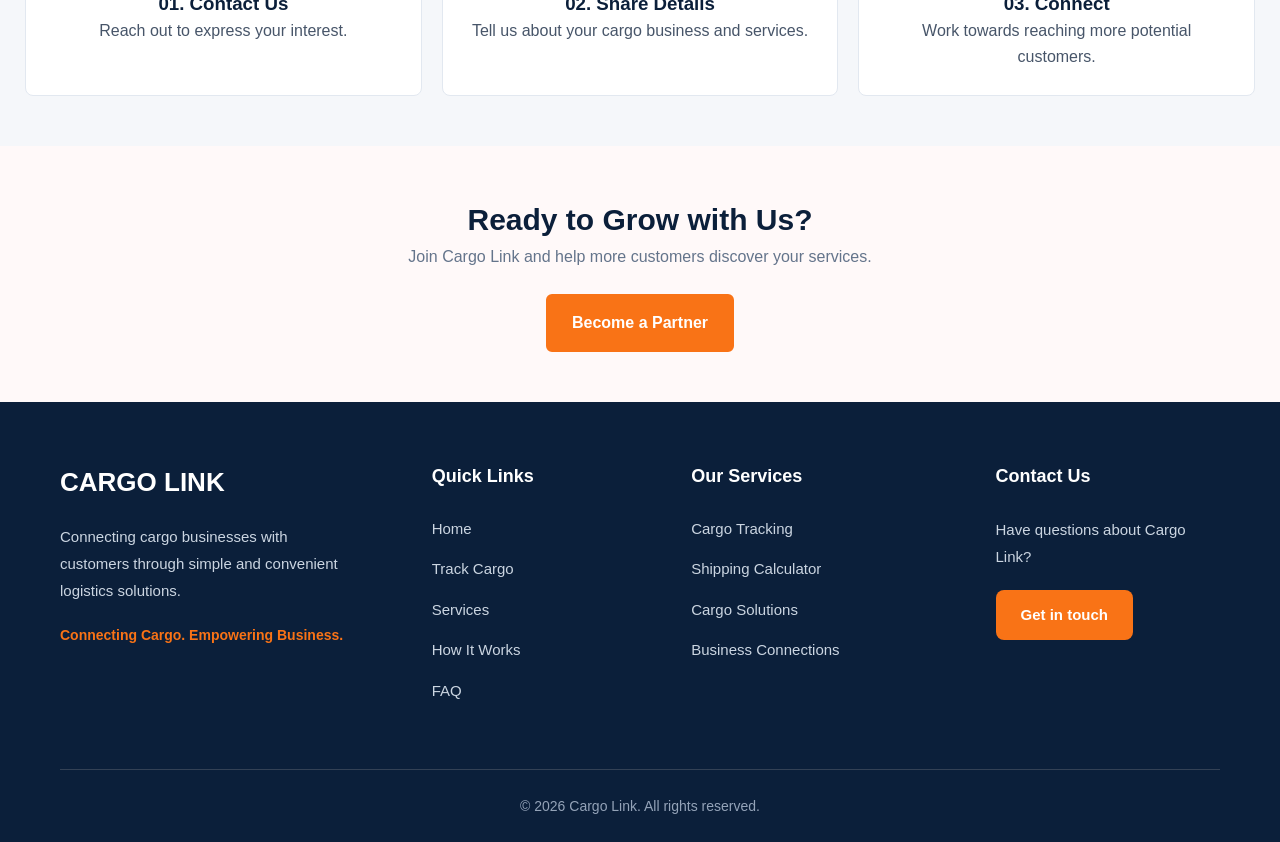
<file: partners.html>
<!DOCTYPE html>
<html lang="en">
<head>
    <meta charset="UTF-8">
    <meta name="viewport" content="width=device-width, initial-scale=1.0">
    <title>Cargo Link | Partners</title>


    <!--CSS-->
    <link rel="stylesheet" href="style.css">
</head>
<body>
        <!--NAVBAR-->
    <header>
        <nav >
            <div>
              <!--Logo-->
                <a href="index.html" class="logo">CARGO LINK</a>
            </div>
            <!--Navigation Links-->
            <ul>
               <li><a href="index.html">Home</a></li>
               <li><a href="track-cargo.html">Track CARGO</a></li> 
               <li><a href="services.html">Services</a></li> 
               <li><a href="how-it-works.html">How It Works</a></li> 
               <li><a href="faq.html">FAQ</a></li> 
               <li><a href="contact.html">Contact Us</a></li> 
            </ul>

            <!--Get Started button-->
            <div class="get-started">
            <a href="shipping-calculator.html">Get Started</a>
           </div>
        </nav>
    </header>
    <main>

<section id="partners">
    <span>OUR PARTNERS</span>
    <h1>Grow Your Business with <span>Cargo Link</span></h1>
    <p>Connect with more customers and grow your cargo business through our platform.</p>
    <a href="contact.html" class="btn-primary">Become a Partner</a>
</section>

<section id="benefits-1">
    <h2>Why Partner with Cargo Link?</h2>

    <div class="reasons">
        <div class="reason">
            <h3>Reach More Customers</h3>
            <p>Showcase your services to potential customers.</p>
        </div>

        <div class="reason">
            <h3>Grow Your Business</h3>
            <p>Increase your business visibility online.</p>
        </div>

        <div class="reason">
            <h3>Build Connections</h3>
            <p>Connect with customers looking for cargo services.</p>
        </div>
    </div>
</section>

<section id="cargo-companies">

    <span>EXPLORE OUR NETWORK</span>

    <h2>Find a Cargo Company</h2>

    <p class="companies-intro">Explore cargo companies, compare their routes and cargo types, and review starting prices before choosing a service.</p>

    <div class="companies-cards">

        <!-- COMPANY 1 -->
        <article class="company-card">

            <h3>Swift Cargo</h3>

            <p><strong>Route:</strong>Nairobi to Mombasa</p>

            <p><strong>Cargo Types:</strong>Parcels and boxes</p>

            <p><strong>Starting Price:</strong>KES 500</p>

            <a href="company-profile.html" class="btn-primary">View Company</a>

        </article>


        <!-- COMPANY 2 -->
        <article class="company-card">

            <h3>Eagle Logistics</h3>

            <p><strong>Route:</strong>Nairobi to Kisumu</p>

            <p><strong>Cargo Types:</strong>General goods</p>

            <p><strong>Starting Price:</strong> KES 700</p>

            <a href="company-profile.html" class="btn-primary">View Company</a>

        </article>


        <!-- COMPANY 3 -->
        <article class="company-card">

            <h3>Horizon Freight</h3>

            <p><strong>Route:</strong>Mombasa to Nairobi</p>

            <p><strong>Cargo Types:</strong>Bulk cargo</p>

            <p><strong>Starting Price:</strong>KES 1,200</p>

            <a href="company-profile.html" class="btn-primary">View Company</a>

        </article>

    </div>

    <p class="sample-notice"> Sample companies and prices for demonstration purposes only.</p>

    <a href="shipping-calculator.html" class="btn-primary">Compare Shipping Costs</a>

</section>


<section id="become-partner">
    <h2>How to Become a Partner</h2>

    <div class="become-one">
        <div class="step">
            <h3>01. Contact Us</h3>
            <p>Reach out to express your interest.</p>
        </div>

        <div class="step">
            <h3>02. Share Details</h3>
            <p>Tell us about your cargo business and services.</p>
        </div>

        <div class="step">
            <h3>03. Connect</h3>
            <p>Work towards reaching more potential customers.</p>
        </div>
    </div>
</section>
  
<section id="cta-6">
    <h2>Ready to Grow with Us?</h2>
    <p>Join Cargo Link and help more customers discover your services.</p>
    <a href="contact.html" class="btn-primary">Become a Partner</a>
</section>

    </main>
    
    <!-- FOOTER SECTION -->
<footer id="footer">

    <div class="footer-card">

        <div class="footer-website">

            <a href="patners.html" class="footer-logo">CARGO LINK</a>
            <p>Connecting cargo businesses with customers through simple and convenient logistics solutions.</p>

            <p class="footer-tag"> Connecting Cargo. Empowering Business.</p>

        </div>

        <div class="footer-links">

            <h3>Quick Links</h3>

            <ul>
                <li><a href="index.html">Home</a></li>
                <li><a href="track-cargo.html">Track Cargo</a></li>
                <li><a href="services.html">Services</a></li>
                <li><a href="how-it-works.html">How It Works</a></li>
                <li><a href="faq.html">FAQ</a></li>
            </ul>

        </div>


        <div class="footer-links">

            <h3>Our Services</h3>

            <ul>
                <li><a href="track-cargo.html">Cargo Tracking</a></li>
                <li><a href="shipping-calculator.html">Shipping Calculator</a></li>
                <li><a href="services.html">Cargo Solutions</a></li>
                <li><a href="patners.html">Business Connections</a></li>
            </ul>

        </div>

        <!-- Contact Information -->
        <div class="footer-contact">

            <h3>Contact Us</h3>
            <p>Have questions about Cargo Link?</p>
            <a href="contact.html">Get in touch</a>

        </div>

    </div>

    <div class="footer-bottom">

        <p> &copy; 2026 Cargo Link. All rights reserved.</p>

    </div>

</footer>

    
</body>
</html>
</file>
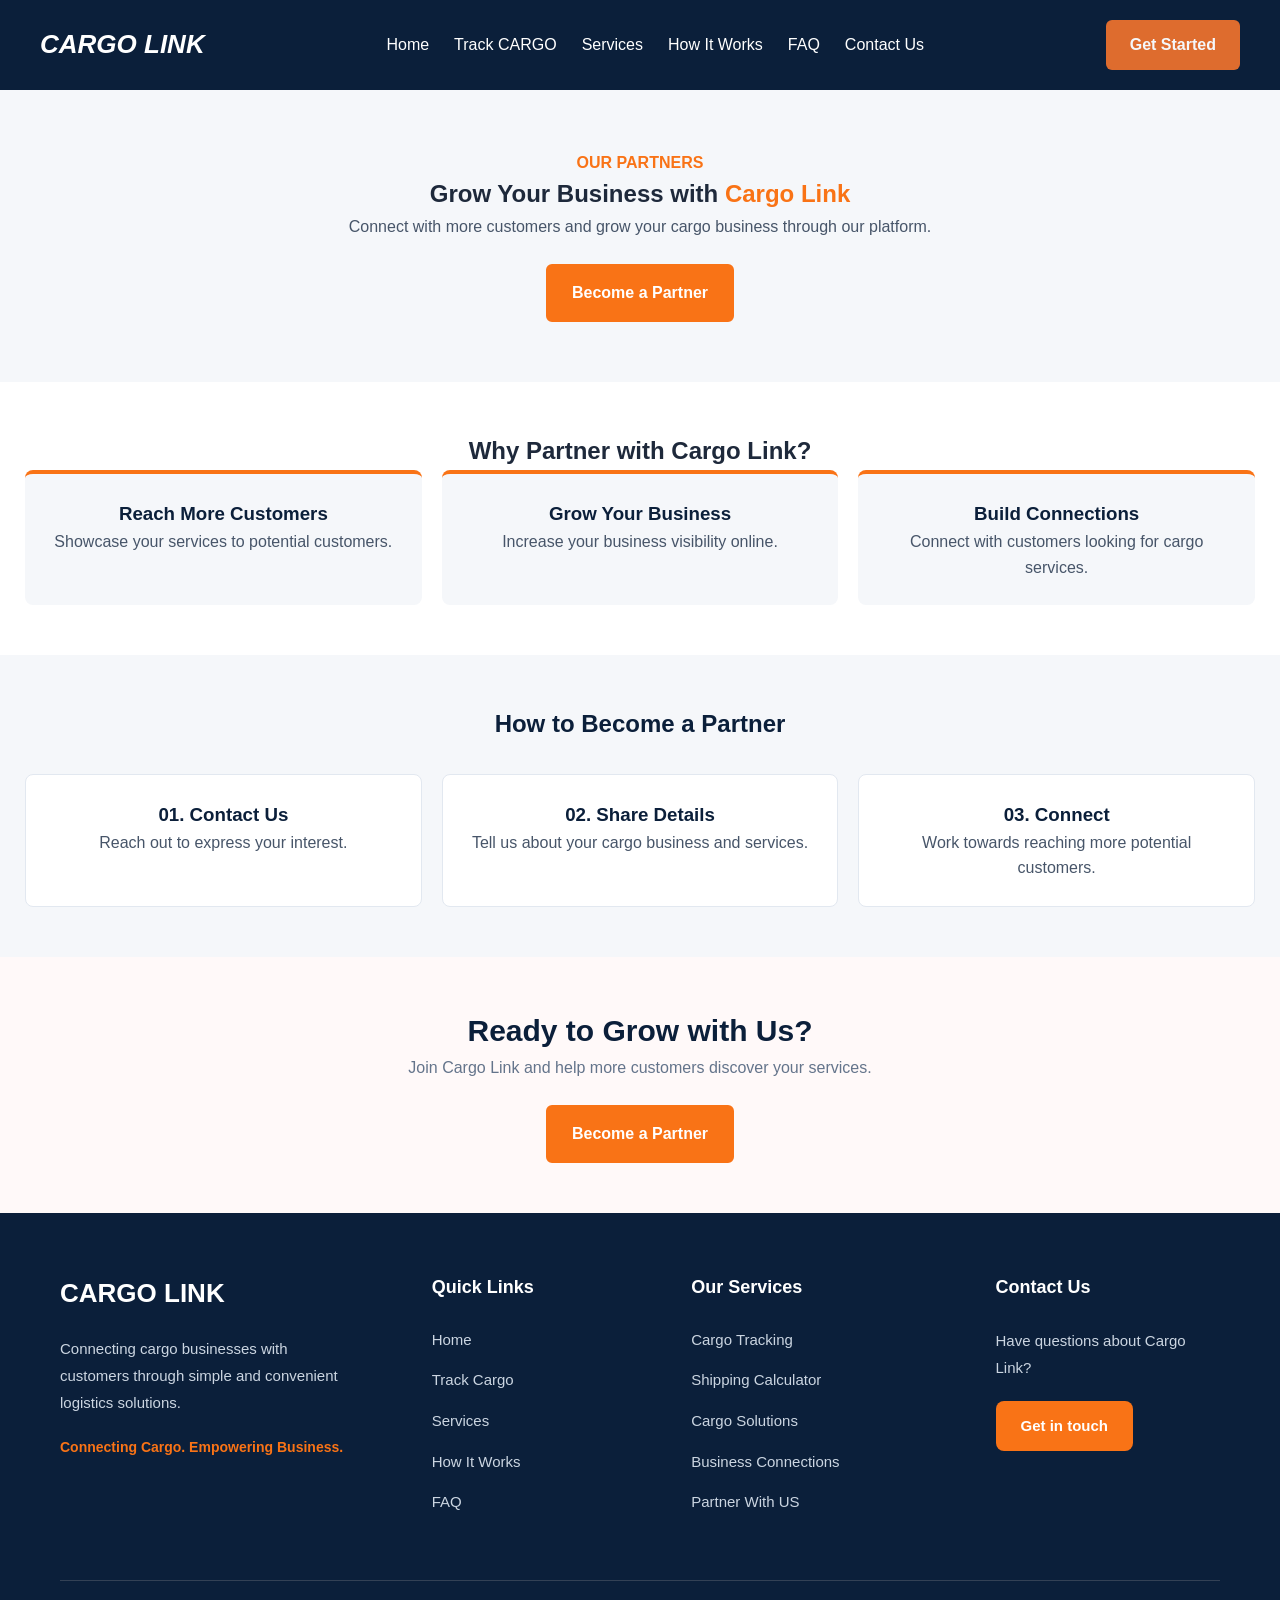
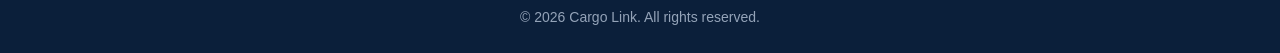
<file: patners.html>
<!DOCTYPE html>
<html lang="en">
<head>
    <meta charset="UTF-8">
    <meta name="viewport" content="width=device-width, initial-scale=1.0">
    <title>Cargo Link | Partners</title>


    <!--CSS-->
    <link rel="stylesheet" href="style.css">
</head>
<body>
        <!--NAVBAR-->
    <header>
        <nav >
            <div>
              <!--Logo-->
                <a href="index.html" class="logo">CARGO LINK</a>
            </div>
            <!--Navigation Links-->
            <ul>
               <li><a href="index.html">Home</a></li>
               <li><a href="track-cargo.html">Track CARGO</a></li> 
               <li><a href="services.html">Services</a></li> 
               <li><a href="how-it-works.html">How It Works</a></li> 
               <li><a href="faq.html">FAQ</a></li> 
               <li><a href="contact.html">Contact Us</a></li> 
            </ul>

            <!--Get Started button-->
            <div class="get-started">
            <a href="shipping-calculator.html">Get Started</a>
           </div>
        </nav>
    </header>
    <main>

<section id="partners">
    <span>OUR PARTNERS</span>
    <h1>Grow Your Business with <span>Cargo Link</span></h1>
    <p>Connect with more customers and grow your cargo business through our platform.</p>
    <a href="contact.html" class="btn-primary">Become a Partner</a>
</section>

<section id="benefits-1">
    <h2>Why Partner with Cargo Link?</h2>

    <div class="reasons">
        <div class="reason">
            <h3>Reach More Customers</h3>
            <p>Showcase your services to potential customers.</p>
        </div>

        <div class="reason">
            <h3>Grow Your Business</h3>
            <p>Increase your business visibility online.</p>
        </div>

        <div class="reason">
            <h3>Build Connections</h3>
            <p>Connect with customers looking for cargo services.</p>
        </div>
    </div>
</section>

<section id="become-partner">
    <h2>How to Become a Partner</h2>

    <div class="become-one">
        <div class="step">
            <h3>01. Contact Us</h3>
            <p>Reach out to express your interest.</p>
        </div>

        <div class="step">
            <h3>02. Share Details</h3>
            <p>Tell us about your cargo business and services.</p>
        </div>

        <div class="step">
            <h3>03. Connect</h3>
            <p>Work towards reaching more potential customers.</p>
        </div>
    </div>
</section>
  
<section id="cta-6">
    <h2>Ready to Grow with Us?</h2>
    <p>Join Cargo Link and help more customers discover your services.</p>
    <a href="contact.html" class="btn-primary">Become a Partner</a>
</section>

    </main>
    
    <!-- FOOTER SECTION -->
<footer id="footer">

    <div class="footer-card">

        <div class="footer-website">

            <a href="patners.html" class="footer-logo">CARGO LINK</a>
            <p>Connecting cargo businesses with customers through simple and convenient logistics solutions.</p>

            <p class="footer-tag"> Connecting Cargo. Empowering Business.</p>

        </div>

        <div class="footer-links">

            <h3>Quick Links</h3>

            <ul>
                <li><a href="index.html">Home</a></li>
                <li><a href="track-cargo.html">Track Cargo</a></li>
                <li><a href="services.html">Services</a></li>
                <li><a href="how-it-works.html">How It Works</a></li>
                <li><a href="faq.html">FAQ</a></li>
            </ul>

        </div>


        <div class="footer-links">

            <h3>Our Services</h3>

            <ul>
                <li><a href="track-cargo.html">Cargo Tracking</a></li>
                <li><a href="shipping-calculator.html">Shipping Calculator</a></li>
                <li><a href="services.html">Cargo Solutions</a></li>
                <li><a href="patners.html">Business Connections</a></li>
                <li><a href="patners.html">Partner With US</a></li>
            </ul>

        </div>

        <!-- Contact Information -->
        <div class="footer-contact">

            <h3>Contact Us</h3>
            <p>Have questions about Cargo Link?</p>
            <a href="contact.html">Get in touch</a>

        </div>

    </div>

    <div class="footer-bottom">

        <p> &copy; 2026 Cargo Link. All rights reserved.</p>

    </div>

</footer>

    
</body>
</html>
</file>
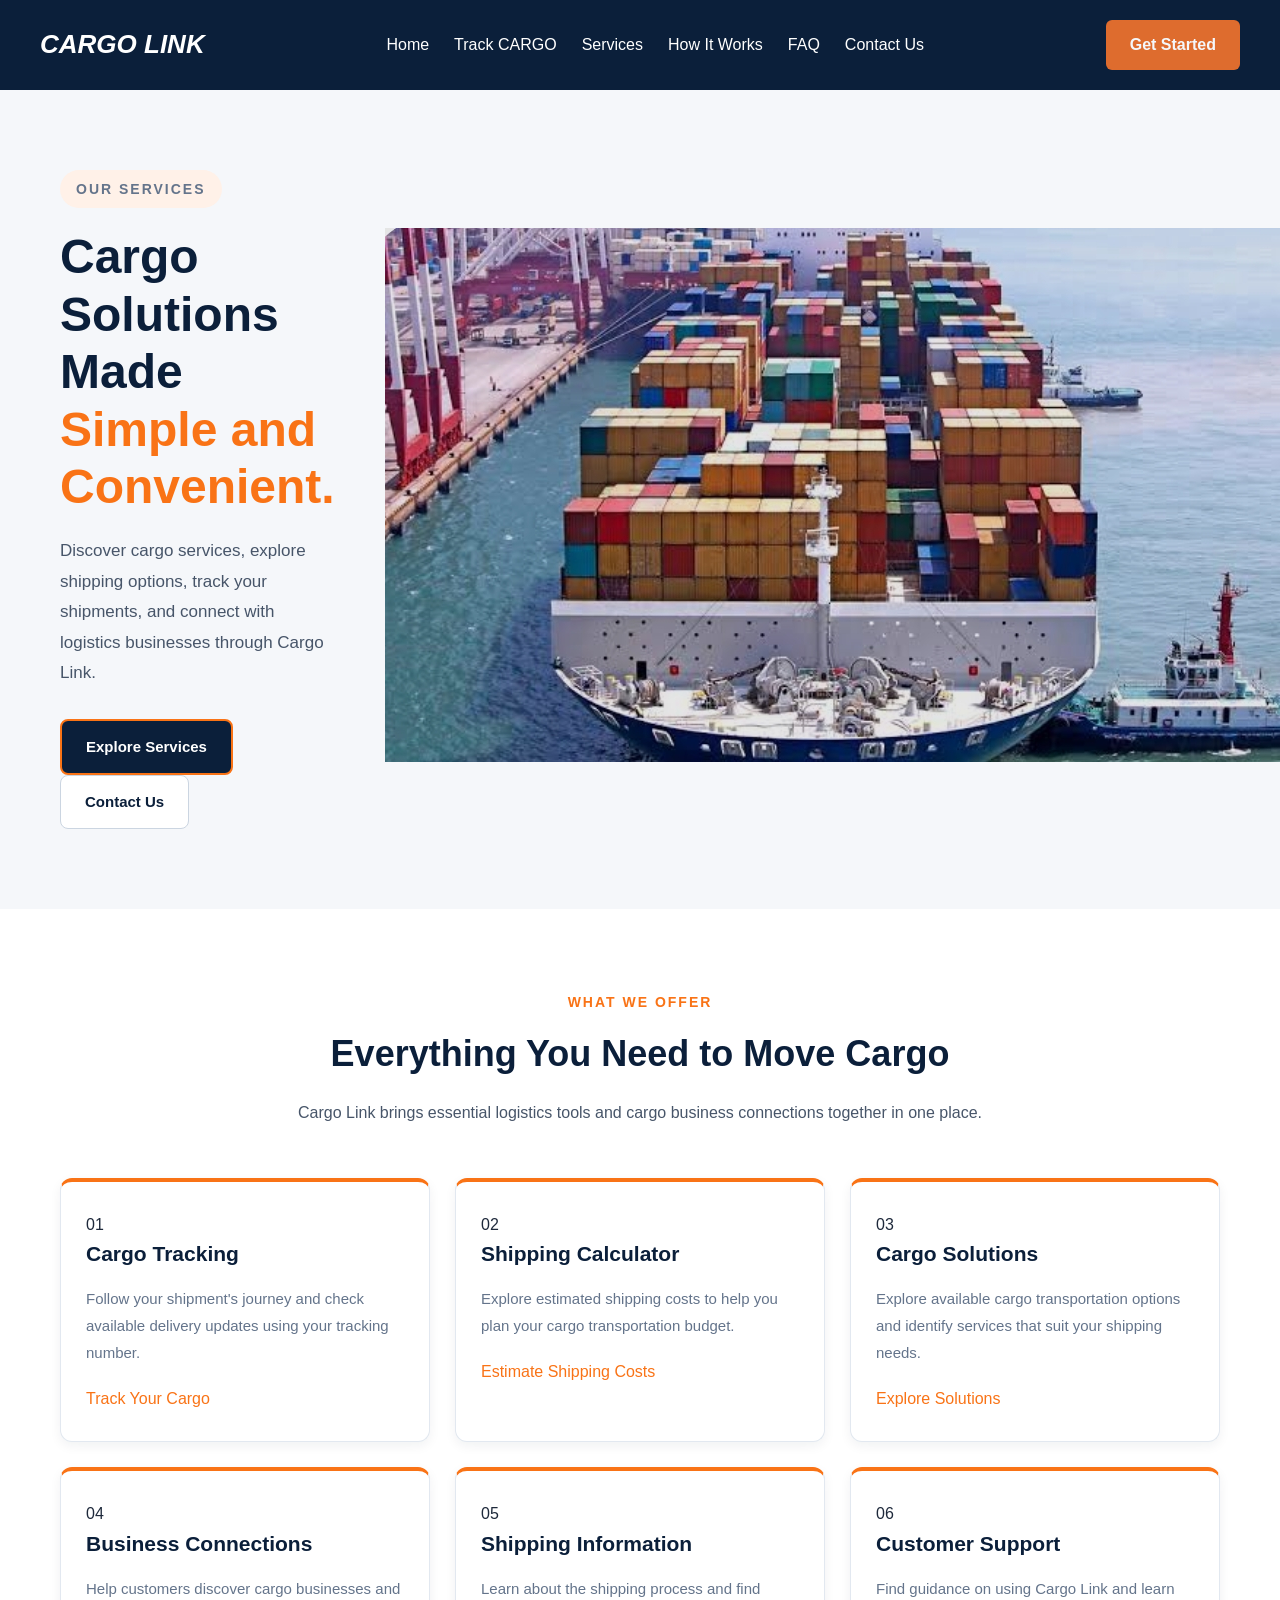
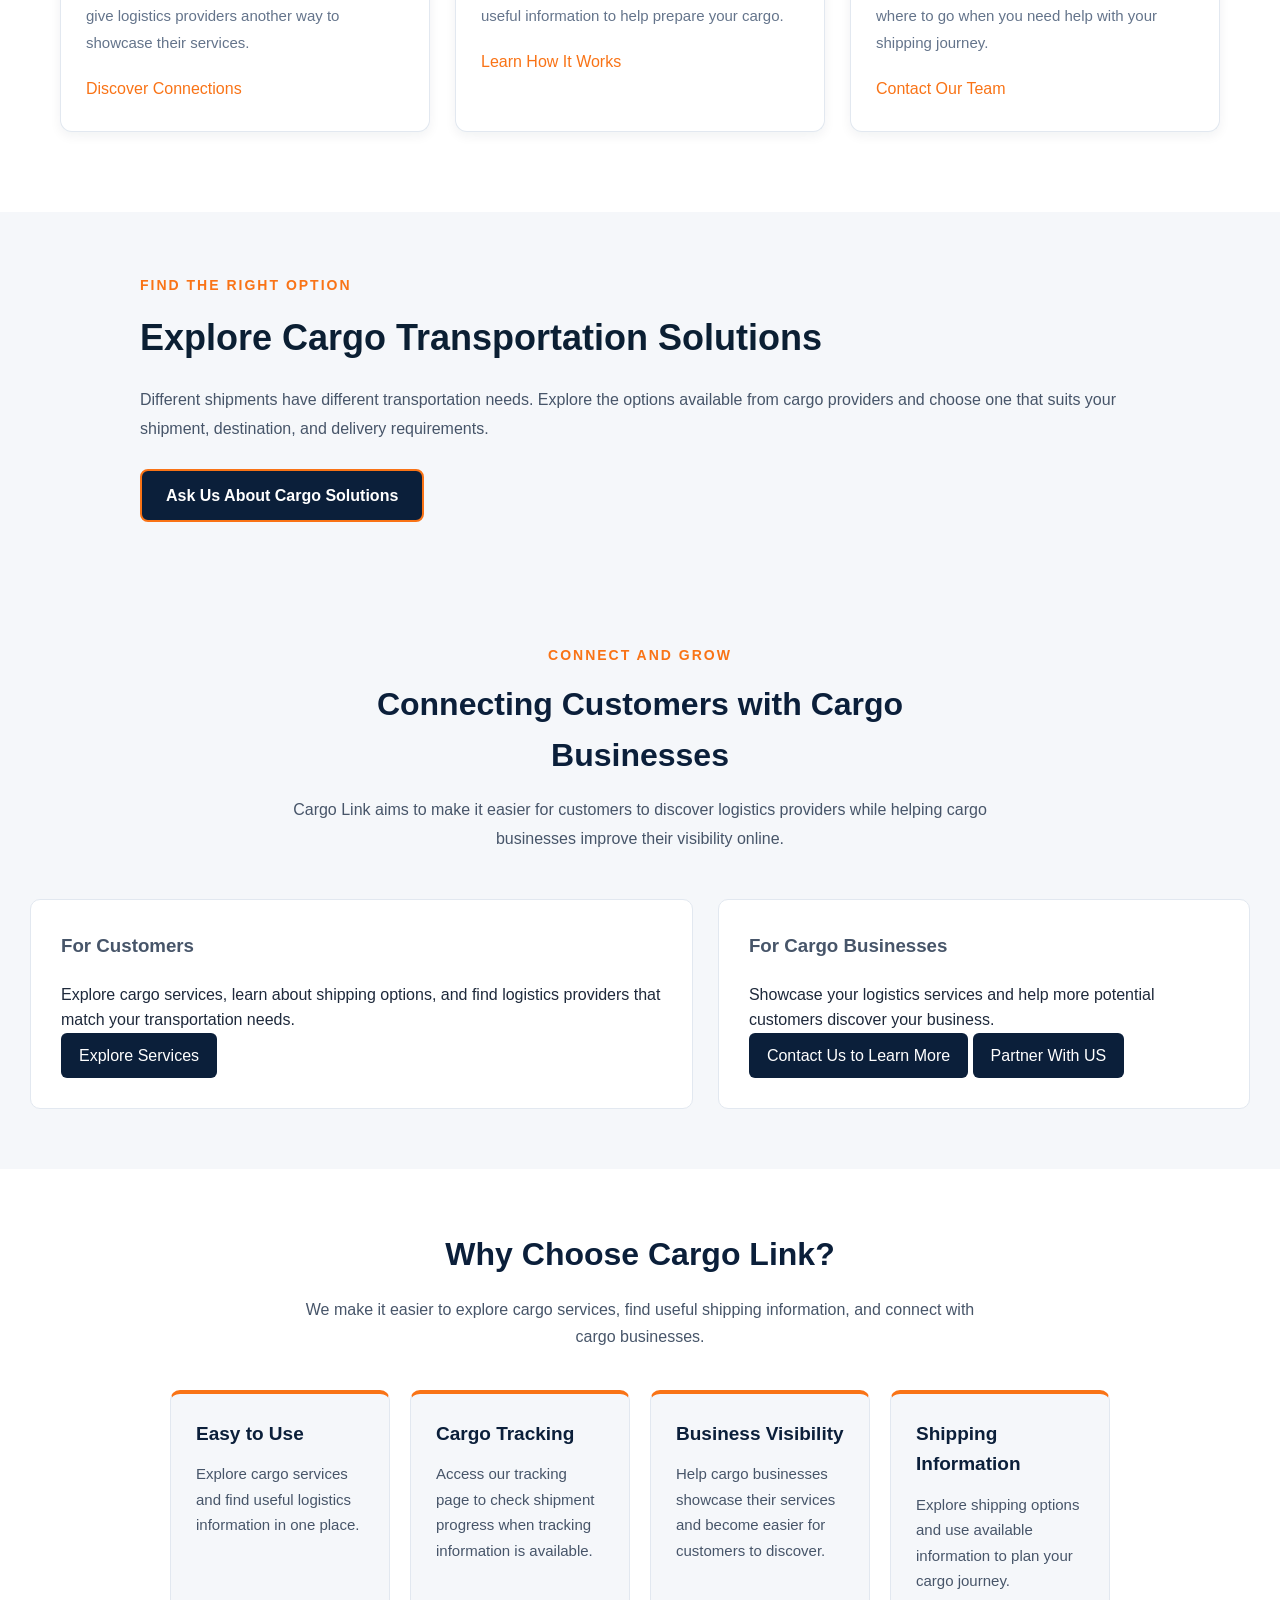
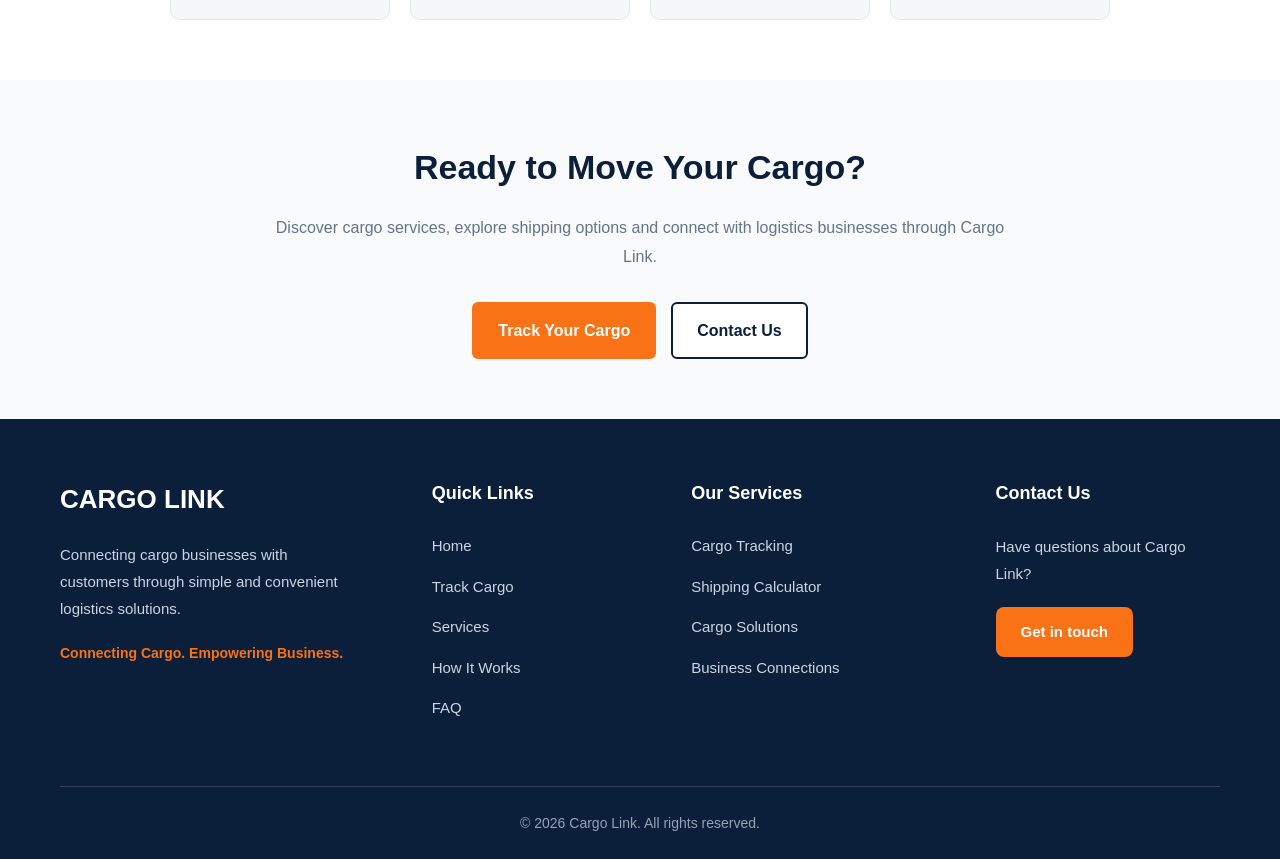
<file: services.html>
<!DOCTYPE html>
<html lang="en">
<head>
    <meta charset="UTF-8">
    <meta name="viewport" content="width=device-width, initial-scale=1.0">
    <title>Our Services | Cargo Link</title>
        <!--Tailwind CSS-->

    <!--CSS-->
    <link rel="stylesheet" href="style.css">
</head>
<body>
        <!--NAVBAR-->
    <header>
        <nav >
            <div>
              <!--Logo-->
                <a href="index.html" class="logo">CARGO LINK</a>
            </div>
            <!--Navigation Links-->
            <ul>
               <li><a href="index.html">Home</a></li>
               <li><a href="track-cargo.html">Track CARGO</a></li> 
               <li><a href="services.html">Services</a></li> 
               <li><a href="how-it-works.html">How It Works</a></li> 
               <li><a href="faq.html">FAQ</a></li> 
               <li><a href="contact.html">Contact Us</a></li> 
            </ul>

            <!--Get Started button-->
            <div class="get-started">
            <a href="shipping-calculator.html">Get Started</a>
           </div>
        </nav>
    </header>
    <main>
        <!-- SERVICE HERO SECTIOM-->

<section id="services-hero"> 
    <div class="services-hero-content">
         <span class="hero-label">OUR SERVICES</span>

          <h1> Cargo Solutions Made <span>Simple and Convenient.</span> </h1> 
          <p> Discover cargo services, explore shipping options, track your shipments, and connect with logistics businesses through Cargo Link. </p>
          
    <div class="services-hero-buttons">
      <a href="services.html" class="btn btn-primary"> Explore Services </a> 
      <a href="contact.html" class="btn btn-secondary"> Contact Us </a> 
    </div> 
</div>
     <div class="services-hero-image">
         <img src="images/service-hero.jpeg" alt="Cargo containers ready for transportation" >
    </div> 

    </section>
    <!--SERVICE SECTION-->

    <section id="our-services"> 
    <div class="section-heading">
         <span class="section-label">WHAT WE OFFER</span>
          <h2>Everything You Need to Move Cargo</h2>
           <p> Cargo Link brings essential logistics tools and cargo business connections together in one place. </p> 
    </div> 
    <div class="service-cards">

         <!-- Service 1 --> 

    <article class="service-card">
         <div class="service-number">01</div> 
         <h3>Cargo Tracking</h3> 
         <p> Follow your shipment's journey and check available delivery updates using your tracking number. </p> 
         <a href="track-cargo.html">Track Your Cargo </a>
     </article> 
     
         <!-- Service 2 -->
           
         <article class="service-card"> 
            <div class="service-number">02</div> 
            <h3>Shipping Calculator</h3> 
            <p> Explore estimated shipping costs to help you plan your cargo transportation budget. </p> 
            <a href="shipping-calculator.html"> Estimate Shipping Costs  </a> 
        </article> 
            
            <!-- Service 3 -->
     
            <article class="service-card"> 
                <div class="service-number">03</div> 
                <h3>Cargo Solutions</h3> 
                <p> Explore available cargo transportation options and identify services that suit your shipping needs.</p>
                <a href="#cargo-solutions">Explore Solutions </a> 
            </article>
            
            <!-- Service 4 --> 
             
            <article class="service-card"> 
                <div class="service-number">04</div> 
                <h3>Business Connections</h3> 
                <p> Help customers discover cargo businesses and give logistics providers another way to showcase their services. </p> 
                <a href="patners.html"> Discover Connections </a>
             </article> 

             <!-- Service 5 --> 

             <article class="service-card"> 
                <div class="service-number">05</div> 
                <h3>Shipping Information</h3> 
                <p> Learn about the shipping process and find useful information to help prepare your cargo. </p> 
                <a href="how-it-works.html">Learn How It Works </a> 
            </article> 
            
              <!-- Service 6 --> 
               
              <article class="service-card"> 
                <div class="service-number">06</div> 
                <h3>Customer Support</h3> 
                <p> Find guidance on using Cargo Link and learn where to go when you need help with your shipping journey. </p> 
                <a href="contact.html">Contact Our Team </a> 
            </article> 
        </div> 
    </section>

<!-- OUR SOLUTIONS -->

  <section id="cargo-solutions">
     <div class="cargo-solutions-content">
         <span class="section-label">FIND THE RIGHT OPTION</span> 
         <h2>Explore Cargo Transportation Solutions</h2> 
         <p> Different shipments have different transportation needs. Explore the options available from cargo providers and choose one that suits your shipment, destination, and delivery requirements. </p>
          <a href="contact.html" class="btn btn-primary"> Ask Us About Cargo Solutions </a>
         </div>
    
    </section>

    <!--Connecting Bussinesses --> 

     <section id="business-connections">
         <div class="section-heading">
             <span class="section-label">CONNECT AND GROW</span> 
             <h2>Connecting Customers with Cargo Businesses</h2>
              <p> Cargo Link aims to make it easier for customers to discover logistics providers while helping cargo businesses improve their visibility online. </p> 
            </div>

             <div class="business-connection-cards"> 

                <!-- For Customers -->
                  
                <article >
                     <h3>For Customers</h3>
                      <p> Explore cargo services, learn about shipping options, and find logistics providers that match your transportation needs. </p>
                       <a href="services.html">Explore Services </a>
                </article>

          <!-- For Cargo Businesses -->
            <article >
                 <h3>For Cargo Businesses</h3>
                  <p> Showcase your logistics services and help more potential customers discover your business. </p>
                   <a href="contact.html">Contact Us to Learn More </a>
                    <a href="patners.html">Partner With US</a> 
            </article>

            </div>
            </section>
       
            <!--WHY CHOOSE US -->

           <section id="why-choose-us">
            
    <div class="why-heading">
         <h2>Why Choose Cargo Link?</h2>
          <p> We make it easier to explore cargo services, find useful shipping information, and connect with cargo businesses. </p>
         </div> 

         <div class="benefits">

             <!-- Benefit 1 --> 
              
             <div class="benefit-card">
                 <h3>Easy to Use</h3>
                  <p> Explore cargo services and find useful logistics information in one place. </p>
                 </div> 
                 
                 <!-- Benefit 2 --> 
                  
                 <div class="benefit-card">
                     <h3>Cargo Tracking</h3>
                      <p> Access our tracking page to check shipment progress when tracking information is available. </p>
                     </div>  
                     
                     <!-- Benefit 3 -->
                      
                     <div class="benefit-card"> 

                        <h3>Business Visibility</h3>
                         <p> Help cargo businesses showcase their services and become easier for customers to discover. </p> 
                        </div> 
                        
                        <!-- Benefit 4 --> 
                         
                        <div class="benefit-card">
                            
                            <h3>Shipping Information</h3> 
                            <p> Explore shipping options and use available information to plan your cargo journey. </p>
                         </div>

                </div>
             </section> 
      
<!-- CTA SECTION -->
<section id="services-cta">

    <div class="services-cta-content">

        <h2>Ready to Move Your Cargo?</h2>
        <p>Discover cargo services, explore shipping options and connect with logistics businesses through Cargo Link.</p>

   <div class="services-cta-buttons">

        <a href="track-cargo.html" class="btn-primary">Track Your Cargo</a>

        <a href="contact.html" class="btn-secondary">Contact Us</a>
   </div>
  
</div>

</section>

    </main>
    <!-- FOOTER SECTION -->
<footer id="footer">

    <!-- Main Footer Content -->
    <div class="footer-card">

        <!-- Website Information -->
        <div class="footer-website">

            <a href="services.html" class="footer-logo">CARGO LINK</a>
            <p>Connecting cargo businesses with customers through simple and convenient logistics solutions.</p>

            <p class="footer-tag"> Connecting Cargo. Empowering Business.</p>

        </div>

        <div class="footer-links">

            <h3>Quick Links</h3>

            <ul>
                <li><a href="index.html">Home</a></li>
                <li><a href="track-cargo.html">Track Cargo</a></li>
                <li><a href="services.html">Services</a></li>
                <li><a href="how-it-works.html">How It Works</a></li>
                <li><a href="faq.html">FAQ</a></li>
            </ul>

        </div>


        <!-- Our Services -->
        <div class="footer-links">

            <h3>Our Services</h3>

            <ul>
                <li><a href="track-cargo.html">Cargo Tracking</a></li>
                <li><a href="shipping-calculator.html">Shipping Calculator</a></li>
                <li><a href="services.html">Cargo Solutions</a></li>
                <li><a href="partners.html">Business Connections</a></li>
            </ul>

        </div>

        <!-- Contact Information -->
        <div class="footer-contact">

            <h3>Contact Us</h3>
            <p>Have questions about Cargo Link?</p>
            <a href="contact.html">Get in touch</a>

        </div>
        
            
        

    </div>

    <!-- Footer Bottom -->
    <div class="footer-bottom">

        <p> &copy; 2026 Cargo Link. All rights reserved.</p>

    </div>

</footer>

    
</body>
</html>
</file>
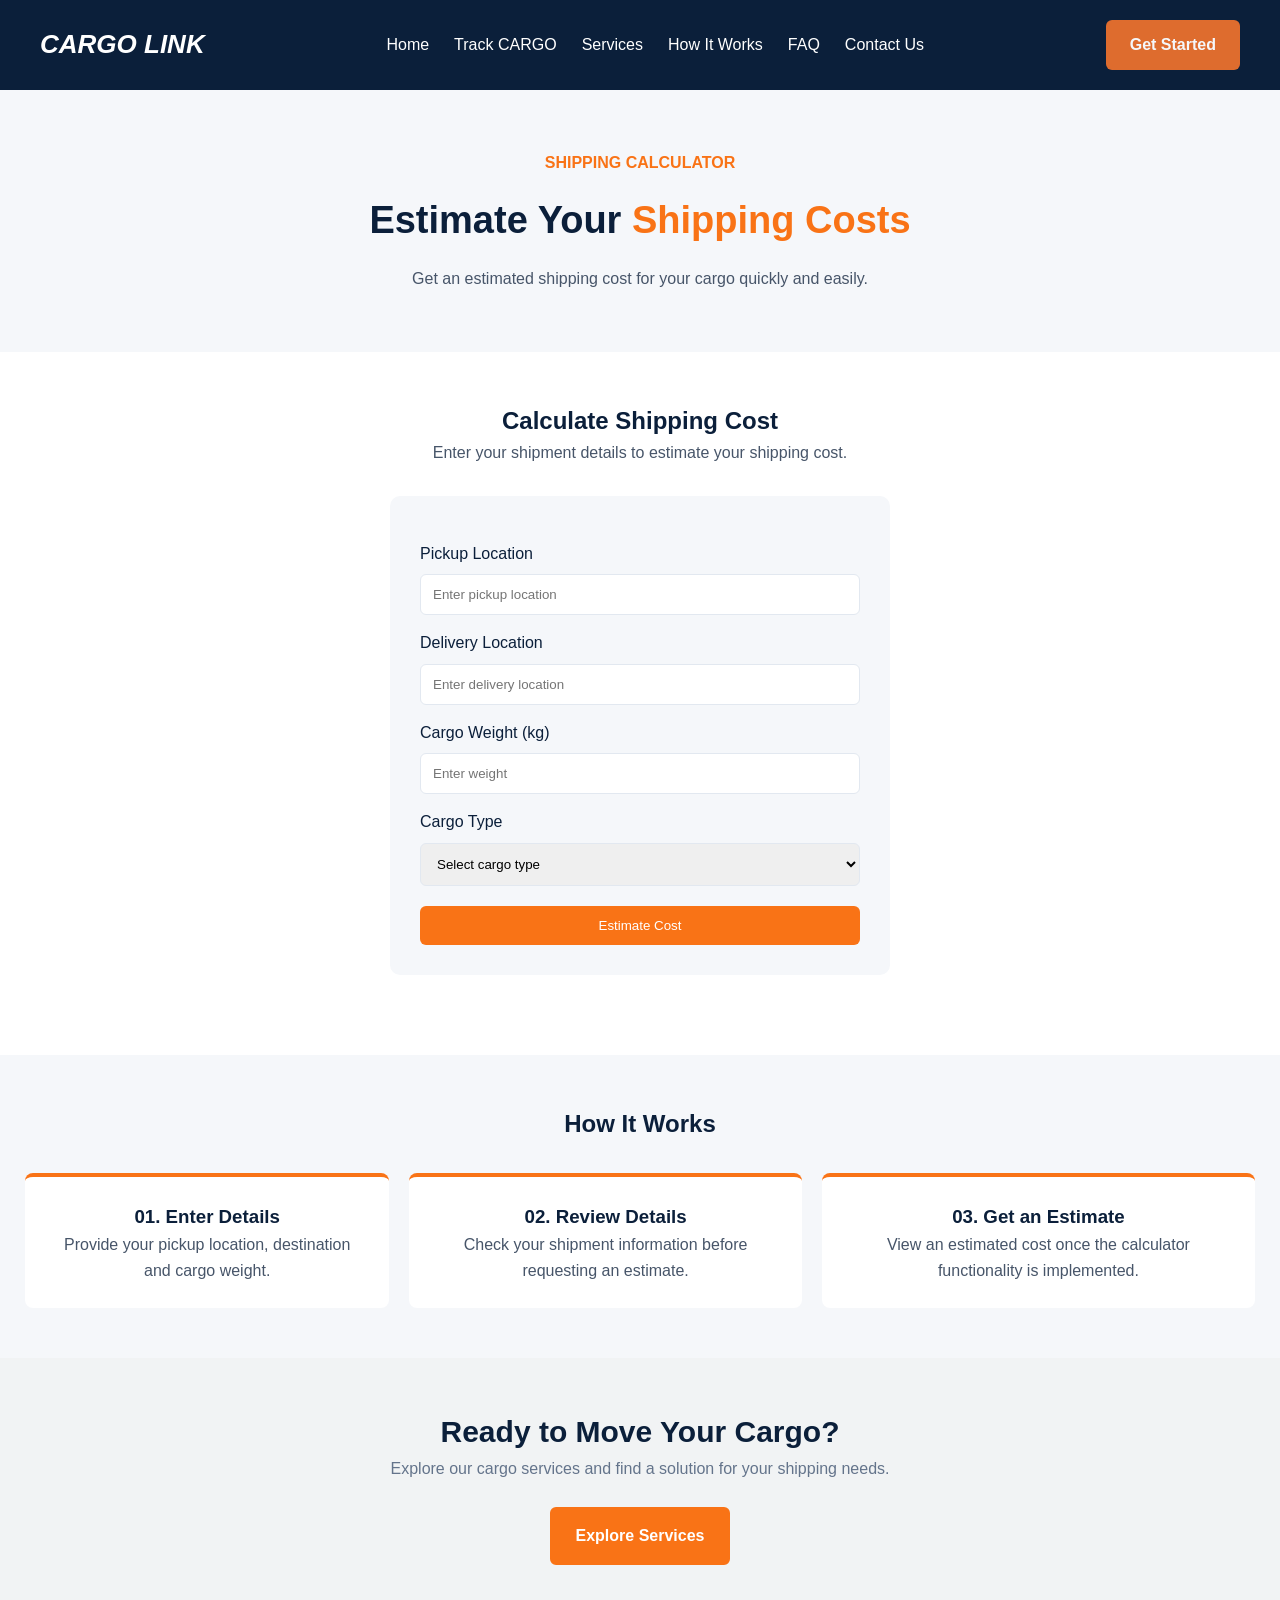
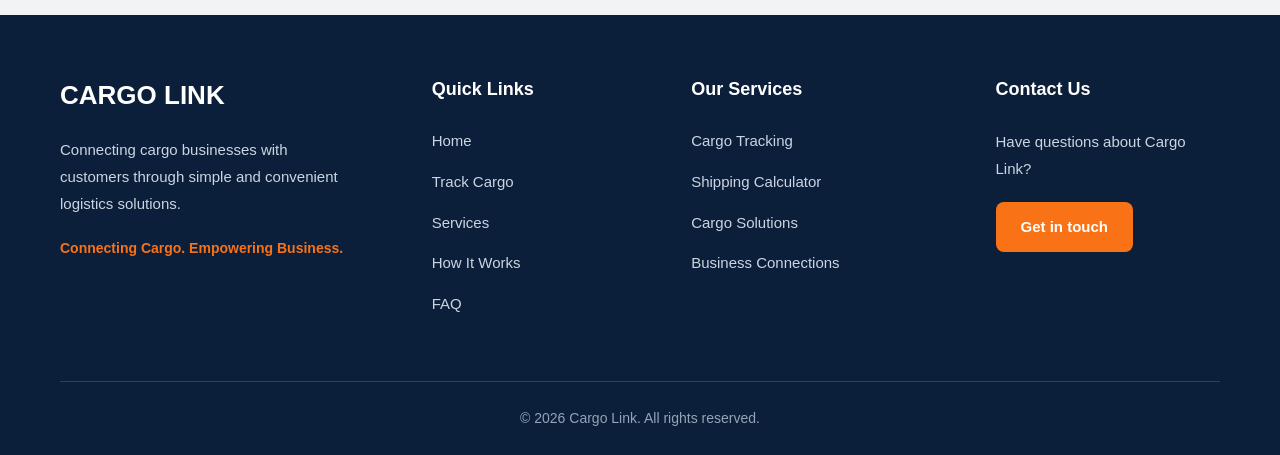
<file: shipping-calculator.html>
<!DOCTYPE html>
<html lang="en">
<head>
    <meta charset="UTF-8">
    <meta name="viewport" content="width=device-width, initial-scale=1.0">
    <title>SHIPPING CALCULATOR</title>
        <!--Tailwind CSS-->

    <!--CSS-->
    <link rel="stylesheet" href="style.css">
</head>
<body>
        <!--NAVBAR-->
    <header>
        <nav >
            <div>
              <!--Logo-->
                <a href="index.html" class="logo">CARGO LINK</a>
            </div>
            <!--Navigation Links-->
            <ul>
               <li><a href="index.html">Home</a></li>
               <li><a href="track-cargo.html">Track CARGO</a></li> 
               <li><a href="services.html">Services</a></li> 
               <li><a href="how-it-works.html">How It Works</a></li> 
               <li><a href="faq.html">FAQ</a></li> 
               <li><a href="contact.html">Contact Us</a></li> 
            </ul>

            <!--Get Started button-->
            <div class="get-started">
            <a href="shipping-calculator.html">Get Started</a>
           </div>
        </nav>
    </header>
    <main>
    
<section id="calculator">
    <span>SHIPPING CALCULATOR</span>
    <h1>Estimate Your <span>Shipping Costs</span></h1>
    <p>Get an estimated shipping cost for your cargo quickly and easily.</p>
</section>

<section id="calculator-form" class="calculator-section">
    <h2>Calculate Shipping Cost</h2>
    <p>Enter your shipment details to estimate your shipping cost.</p>

    <form id="shipping-form">
        <label for="origin">Pickup Location</label>
        <input type="text" id="origin" name="origin" placeholder="Enter pickup location" required>

        <label for="destination">Delivery Location</label>
        <input type="text" id="destination" name="destination" placeholder="Enter delivery location" required>

        <label for="weight">Cargo Weight (kg)</label>
        <input type="number" id="weight" placeholder="Enter weight" min="o.1" step="0.1" required>

        <label for="cargo-type">Cargo Type</label>
        <select id="cargo-type">
            <option value="">Select cargo type</option>
            <option value="general">General Cargo</option>
            <option value="fragile">Fragile Goods</option>
            <option value="perishable">Perishable Goods</option>
        </select>

    <button type="submit">Estimate Cost</button>

    </form>

</section>

<section id="steps-followed">
    <h2>How It Works</h2>

    <div class="estimation">
        <div class="estimate">
            <h3>01. Enter Details</h3>
            <p>Provide your pickup location, destination and cargo weight.</p>
        </div>

        <div class="estimate">
            <h3>02. Review Details</h3>
            <p>Check your shipment information before requesting an estimate.</p>
        </div>

        <div class="estimate">
            <h3>03. Get an Estimate</h3>
            <p>View an estimated cost once the calculator functionality is implemented.</p>
        </div>

    </div>

</section>

<section id="cta-5">
    <h2>Ready to Move Your Cargo?</h2>
    <p>Explore our cargo services and find a solution for your shipping needs.</p>
    <a href="services.html" class="btn-primary">Explore Services</a>

</section>

    </main>
<!-- FOOTER SECTION -->
<footer id="footer">

    <div class="footer-card">

        <div class="footer-website">

            <a href="shipping-calculator.html" class="footer-logo">CARGO LINK</a>
            <p>Connecting cargo businesses with customers through simple and convenient logistics solutions.</p>

            <p class="footer-tag"> Connecting Cargo. Empowering Business.</p>

        </div>

        <div class="footer-links">

            <h3>Quick Links</h3>

            <ul>
                <li><a href="index.html">Home</a></li>
                <li><a href="track-cargo.html">Track Cargo</a></li>
                <li><a href="services.html">Services</a></li>
                <li><a href="how-it-works.html">How It Works</a></li>
                <li><a href="faq.html">FAQ</a></li>
            </ul>

        </div>

        <div class="footer-links">

            <h3>Our Services</h3>

            <ul>
                <li><a href="track-cargo.html">Cargo Tracking</a></li>
                <li><a href="shipping-calculator.html">Shipping Calculator</a></li>
                <li><a href="services.html">Cargo Solutions</a></li>
                <li><a href="partners.html">Business Connections</a></li>
            </ul>

        </div>

        <div class="footer-contact">

            <h3>Contact Us</h3>
            <p>Have questions about Cargo Link?</p>
            <a href="contact.html">Get in touch</a>

        </div>

    </div>

    <div class="footer-bottom">

        <p> &copy; 2026 Cargo Link. All rights reserved.</p>

    </div>

</footer>

    
</body>
</html>
</file>
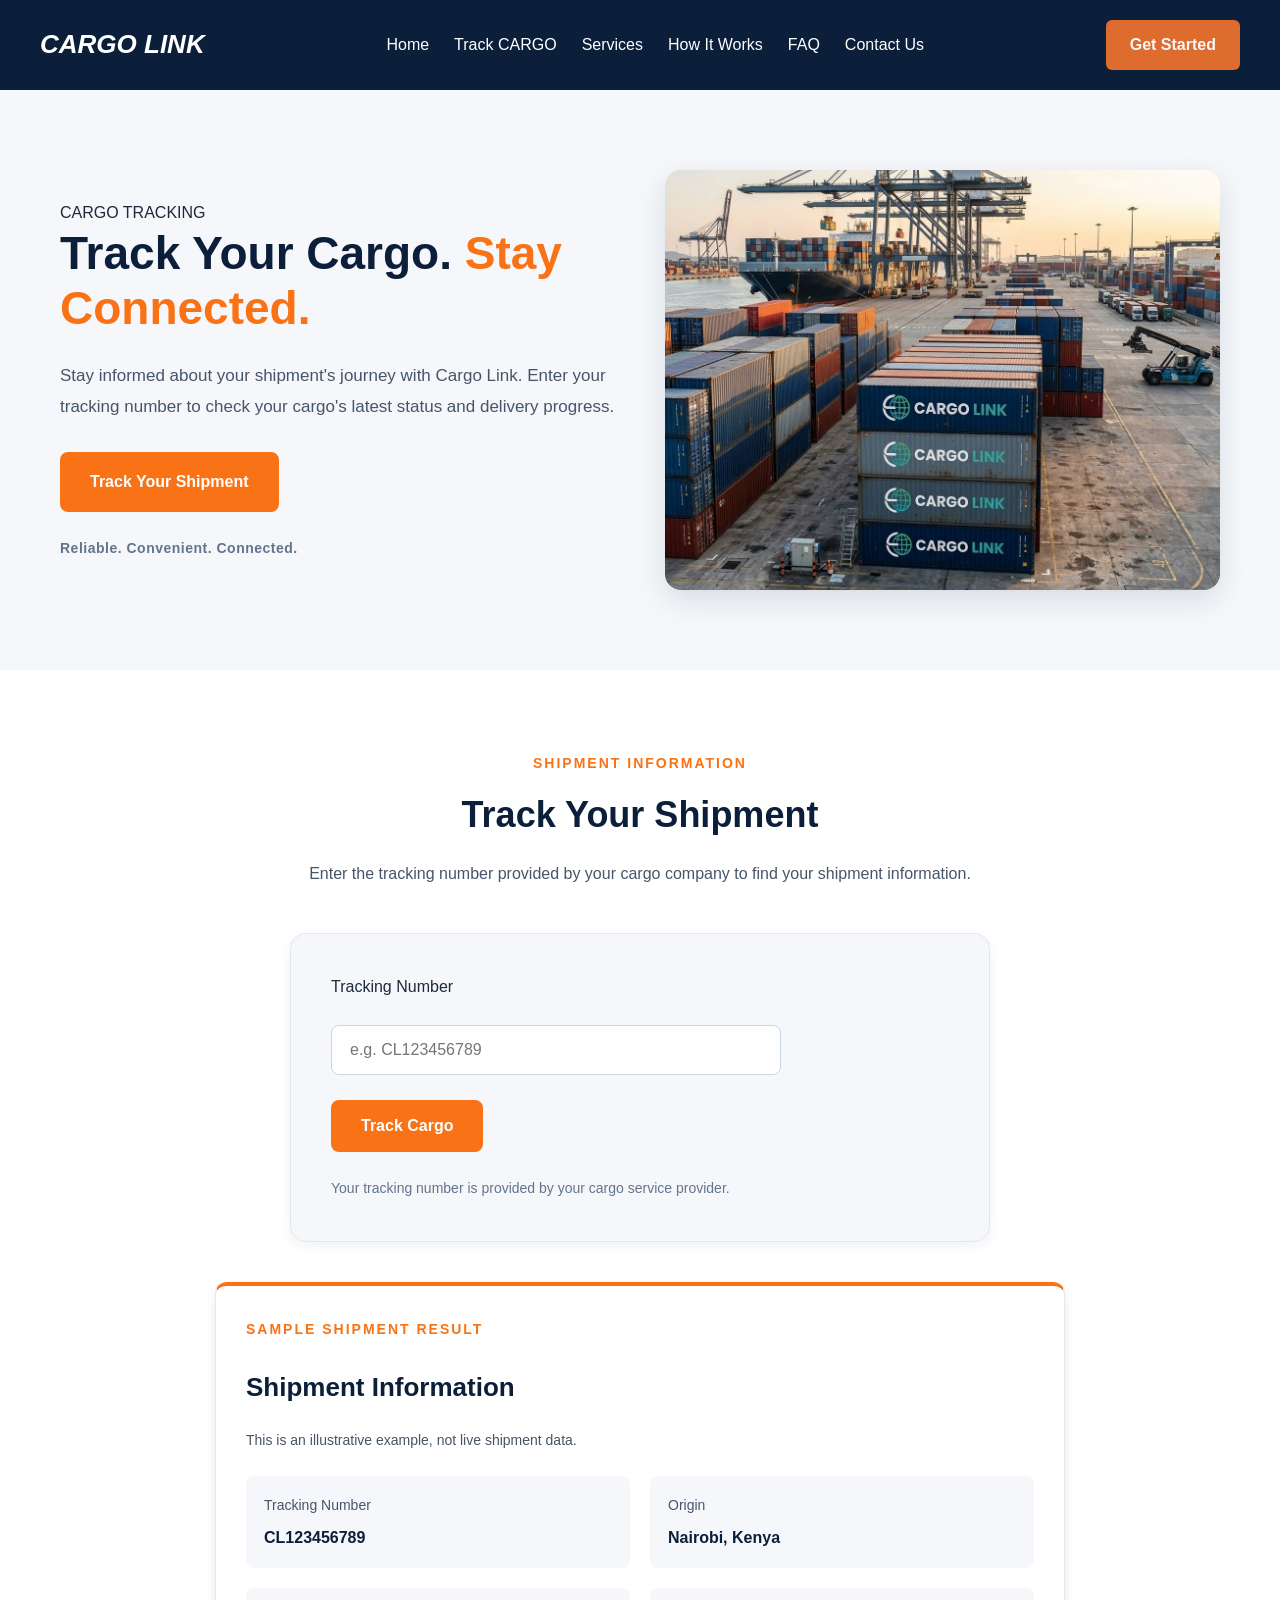
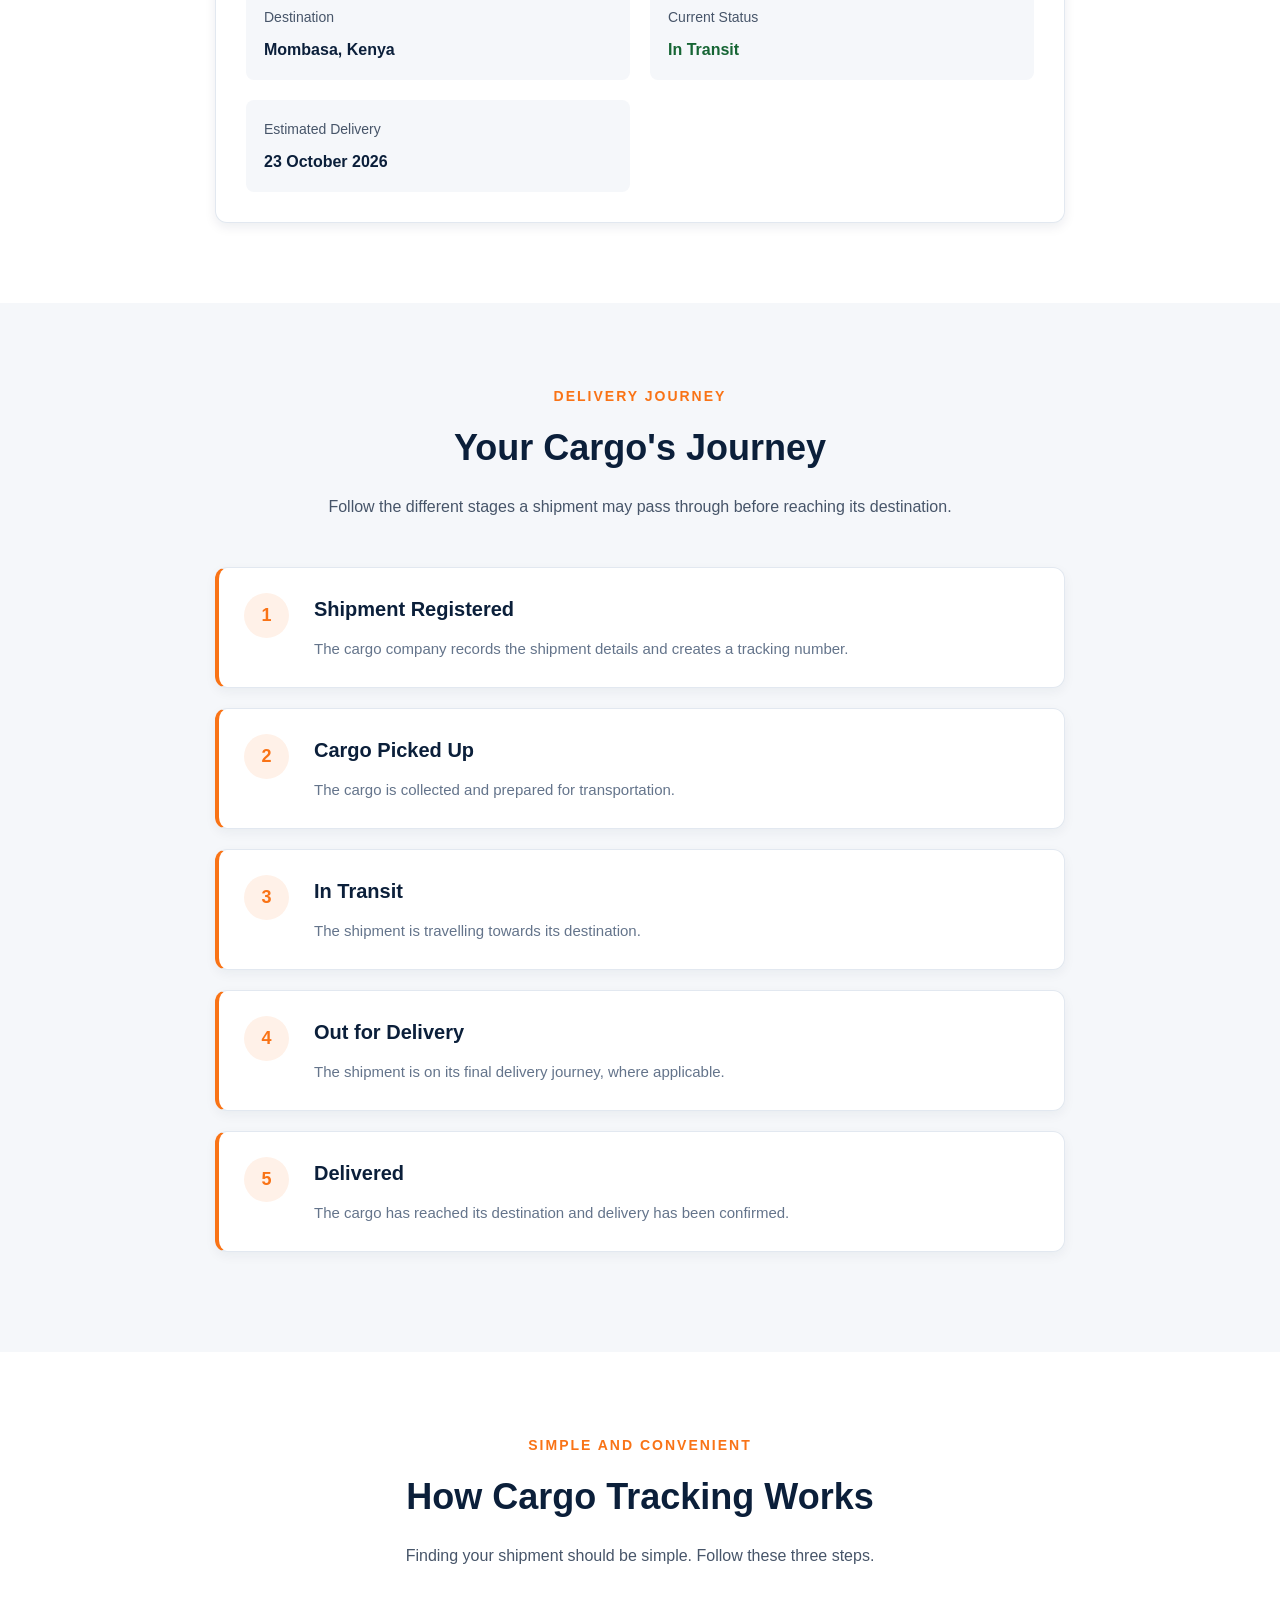
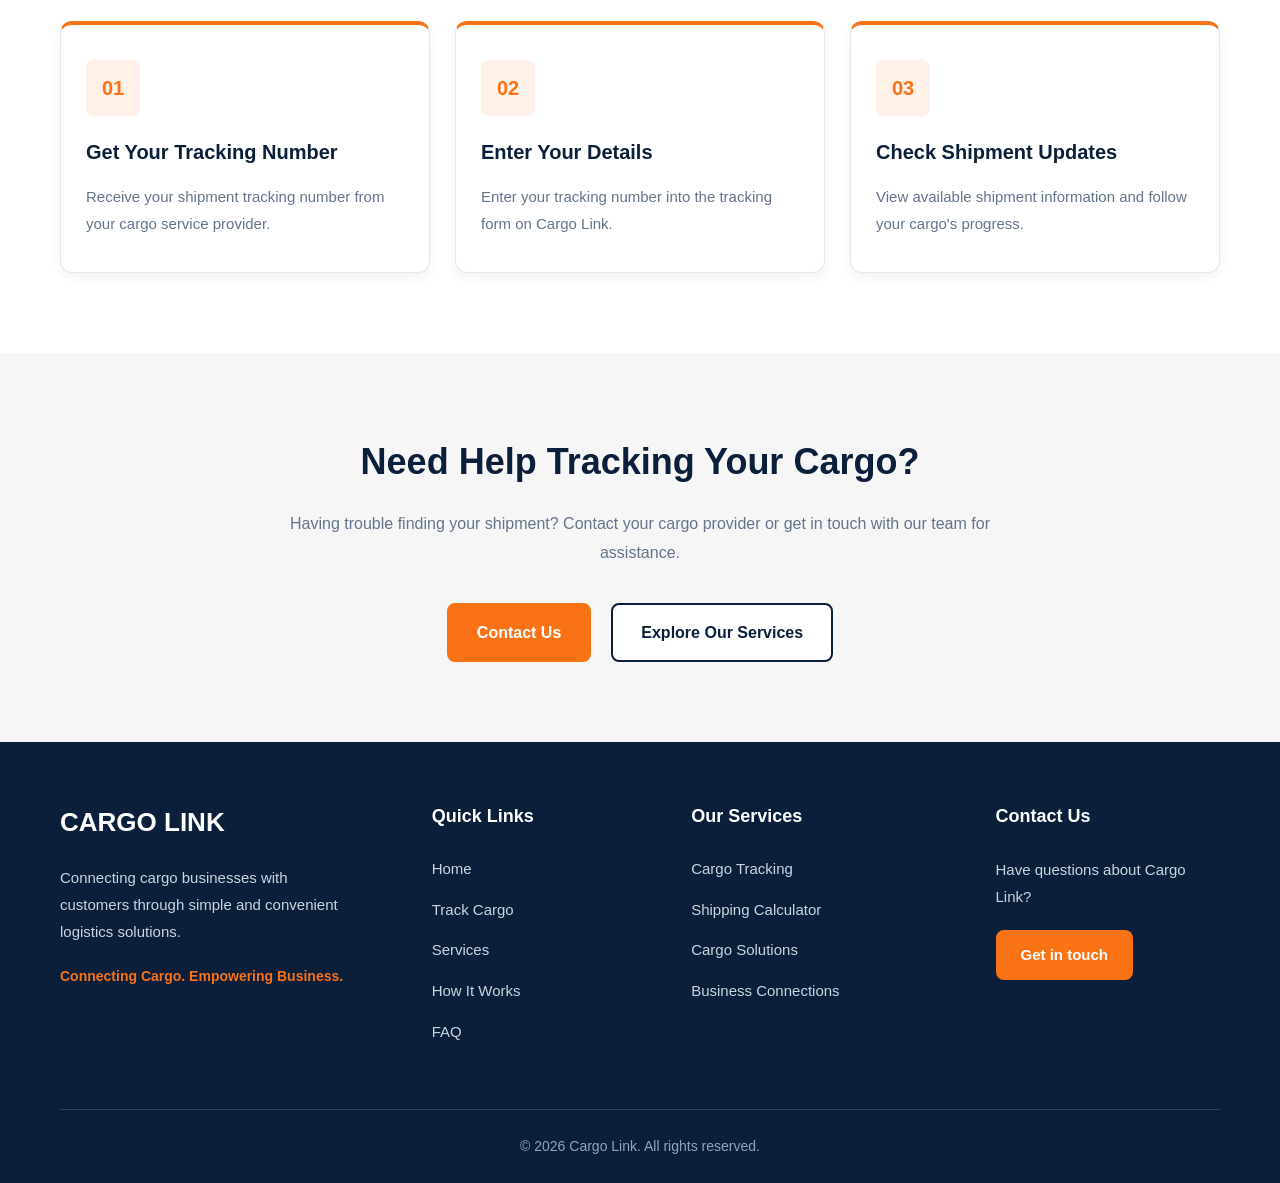
<file: track-cargo.html>
<!DOCTYPE html>
<html lang="en">
<head>
    <meta charset="UTF-8">
    <meta name="viewport" content="width=device-width, initial-scale=1.0">
    <title>Track Cargo  | Cargo Link</title>
    <!--Tailwind CSS-->

    <!--CSS-->
    <link rel="stylesheet" href="style.css">
</head>

<body>
  <!--NAVBAR-->
<header>
    <nav >
    <div>
    <!--Logo-->
    <a href="index.html" class="logo">CARGO LINK</a>
            </div>
            <!--Navigation Links-->
            <ul>
               <li><a href="index.html">Home</a></li>
               <li><a href="track-cargo.html">Track CARGO</a></li> 
               <li><a href="services.html">Services</a></li> 
               <li><a href="how-it-works.html">How It Works</a></li> 
               <li><a href="faq.html">FAQ</a></li> 
               <li><a href="contact.html">Contact Us</a></li> 
            </ul>

            <!--Get Started button-->
            <div class="get-started">
            <a href="shipping-calculator.html">Get Started</a>
           </div>
        </nav>
    </header>

    <main>

    <section class="tracking-hero"> 
            
    <div class="tracking-hero-content"> 

        <span class="track-label"> CARGO TRACKING </span>

            <h1>Track Your Cargo. <span>Stay Connected.</span></h1>

            <p> Stay informed about your shipment's journey with Cargo Link. Enter your tracking number to check your cargo's latest status and delivery progress. </p> 

            <a href="#tracking-form" class="btn btn-primary"> Track Your Shipment </a>

               <p class="hero-trust"> Reliable. Convenient. Connected. </p> 
            </div>
             <div class="tracking-hero-image">
                 <img src="images/tracking-hero.jpeg" alt="Cargo containers prepared for transportation" >

                 </div> 
                
                </section> 

<!-- 3. TRACKING FORM-->
<section id="tracking-form" class="tracking-section">
                
<div class="section-heading"> 

 <span class="section-label"> SHIPMENT INFORMATION </span>
    <h2>Track Your Shipment</h2>
        <p> Enter the tracking number provided by your cargo company to find your shipment information. </p>

        </div> 

    <div class="tracking-form-card">

    <form action="#sample-tracking-result" method="get" > 

    <label for="tracking-number"> Tracking Number </label>
        <input type="text" id="tracking-number" name="tracking-number" placeholder="e.g. CL123456789" autocomplete="off" aria-describedby="tracking-help" required>
                                
    <button type="submit" class="btn btn-primary"> Track Cargo </button> 

  </form>
                    
    <p class="form-help"> Your tracking number is provided by your cargo service provider. </p>
    
    </div>

    <!-- SAMPLE TRACKING RESULT -->
    <div id="sample-tracking-result" class="tracking-result">

        <span class="section-label">SAMPLE SHIPMENT RESULT</span>

        <h3>Shipment Information</h3>

        <p class="sample-notice">
            This is an illustrative example, not live shipment data.</p>

        <div class="tracking-details">

            <div class="tracking-detail">
                <span>Tracking Number</span>
                <strong>CL123456789</strong>
            </div>

            <div class="tracking-detail">
                <span>Origin</span>
                <strong>Nairobi, Kenya</strong>
            </div>

            <div class="tracking-detail">
                <span>Destination</span>
                <strong>Mombasa, Kenya</strong>
            </div>

            <div class="tracking-detail">
                <span>Current Status</span>
                <strong class="shipment-status">In Transit</strong>
            </div>

            <div class="tracking-detail">
                <span>Estimated Delivery</span>
                <strong>23 October 2026</strong>
            </div>

        </div>

    </div>
                

</section>

<!--4. SHIPMENT PROGRESS-->

<section id="shipment-progress" class="progress-section">

    <div class="section-heading">

    <span class="section-label">DELIVERY JOURNEY</span>

    <h2>Your Cargo's Journey</h2>
    <p>Follow the different stages a shipment may pass through before reaching its destination.</p>

    </div>

    <div class="delivery">

<!-- Step 1 -->
 <article class="delivery-stage">

<div class="delivery-number">1</div>

<div class="delivery-content">

    <h3>Shipment Registered</h3>
    <p>The cargo company records the shipment details and creates a tracking number.</p>

</div>

</article>
<!-- Step 2 -->

<article class="delivery-stage">

 <div class="delivery-number">2</div>

  <div class="delivery-content">

  <h3>Cargo Picked Up</h3>
  <p>The cargo is collected and prepared for transportation.</p>

</div>

</article>

 <!-- Step 3 -->

<article class="delivery-stage">

 <div class="delivery-number">3</div>

    <div class="delivery-content">

    <h3>In Transit</h3>

    <p>The shipment is travelling towards its destination.</p>

</div>

</article>

          <!-- Step 4 -->

<article class="delivery-stage">

    <div class="delivery-number">4</div>

    <div class="delivery-content">

    <h3>Out for Delivery</h3>
     <p>The shipment is on its final delivery journey, where applicable.</p>

    </div>

</article>

         <!-- Step 5 -->

<article class="delivery-stage">

    <div class="delivery-number">5</div>

    <div class="delivery-content">

    <h3>Delivered</h3>
    <p>The cargo has reached its destination and delivery has been confirmed.</p>

    </div>

</article>

    </div>

</section>


<!-- 5. HOW TRACKING WORKS -->

<section id="how-tracking-works" class="tracking-how-it-works">

 <div class="section-heading">

 <span class="section-label">SIMPLE AND CONVENIENT </span>

    <h2>How Cargo Tracking Works</h2>
     <p>Finding your shipment should be simple. Follow these three steps.</p>

</div>

<div class="tracking-steps">

    <!-- Card 1 -->
<article class="steps">

 <div class="numbers">01</div>

    <h3>Get Your Tracking Number</h3>
    <p>Receive your shipment tracking number from your cargo service provider.</p>

</article>

    <!-- Card 2 -->
<article class="steps">

<div class="numbers">02</div>

    <h3>Enter Your Details</h3>
    <p>Enter your tracking number into the tracking form on Cargo Link.</p>

</article>

     <!-- Card 3 -->
<article class="steps">

<div class="numbers">03</div>

<h3>Check Shipment Updates</h3>
<p>View available shipment information and follow your cargo's progress.</p>

</article>

</div>

</section>

        <!-- 6. HELP AND SUPPORT-->

<section class="help-support">

<div class="support-content">

 <h2>Need Help Tracking Your Cargo?</h2>
 <p>Having trouble finding your shipment?  Contact your cargo provider or get in touch with our team for assistance. </p>

<div class="support-buttons">

 <a href="contact.html" class="btn btn-primary">Contact Us</a>

 <a href="services.html" class="btn btn-secondary">Explore Our Services</a>

</div>

 </div>

</section>

    </main>
    <!-- FOOTER SECTION -->
<footer id="footer">

    <!-- Main Footer Content -->
    <div class="footer-card">

        <!-- Website Information -->
        <div class="footer-website">

            <a href="track-cargo.html" class="footer-logo">CARGO LINK</a>
            <p>Connecting cargo businesses with customers through simple and convenient logistics solutions.</p>

            <p class="footer-tag"> Connecting Cargo. Empowering Business.</p>

        </div>

        <div class="footer-links">

            <h3>Quick Links</h3>

            <ul>
                <li><a href="index.html">Home</a></li>
                <li><a href="track-cargo.html">Track Cargo</a></li>
                <li><a href="services.html">Services</a></li>
                <li><a href="how-it-works.html">How It Works</a></li>
                <li><a href="faq.html">FAQ</a></li>
            </ul>

        </div>


        <!-- Our Services -->
        <div class="footer-links">

            <h3>Our Services</h3>

            <ul>
                <li><a href="track-cargo.html">Cargo Tracking</a></li>
                <li><a href="shipping-calculator.html">Shipping Calculator</a></li>
                <li><a href="services.html">Cargo Solutions</a></li>
                <li><a href="partners.html">Business Connections</a></li>
            </ul>

        </div>

        <!-- Contact Information -->
        <div class="footer-contact">

            <h3>Contact Us</h3>
            <p>Have questions about Cargo Link?</p>
            <a href="contact.html">Get in touch</a>

        </div>

    </div>

    <!-- Footer Bottom -->
    <div class="footer-bottom">

        <p> &copy; 2026 Cargo Link. All rights reserved.</p>

    </div>

</footer>

    
</body>
</html>
</file>
<file: style.css>
*{
    margin: 0;
    padding: 0;
    box-sizing: border-box;
}

body {
    font-family: Arial, sans-serif;
    background-color: #f5f7fa;
    color: rgb(30, 41, 59);
    line-height: 1.6;
}
nav {
    display: flex;
    position: sticky;
    top: 0;
    justify-content: space-between;
    align-items: center;
    background-color: rgb(11, 31, 58);
    padding: 20px 40px;
    z-index: 1000;
}
.logo {
    color: #ffffff;
    font-size: 26px;
    font-weight: bold;
    font-style: oblique;
    text-decoration:none;
}

nav ul {
    display: flex;
    list-style: none;
    gap: 25px;
}

nav ul li a {
    color: #FFFFFF;
    text-decoration: none;
    font-size: 16px;
    font-weight: 500;
}

.get-started a{
    background-color: #de6c2e;
    color: #F5F7FA;
    font-size: 16px;
    font-weight:600;
    text-decoration: none;
    padding: 12px 24px;
    border-radius:6px;
    display:inline-block;
    transition: all 0.3s;
    
}
nav ul li a:hover {
    color: #F97316;
}
.get-started a:hover {
    background-color: #0D9488;
}

@media screen and (max-width: 992px) {
nav{
   padding: 20px; 
}

.nav-links{
   gap: 12px; 
}

.nav.nav-links a{
    font-size: 13px;
}

.logo{
    font-size: 20px;
}
.get-started{
    padding: 10px 14px;
    font-size: 13px;
}
}

@media (max-width: 600px) {
 nav{
    flex-direction: column;
    gap: 20px;
  padding: 20px; 
}

.nav-links{
    flex-direction: column;
    gap:15px;
    text-align: center;
    width: 100%;
}

.nav li{
    width: 100%;
}

.nav-links a{
    padding:5px;
    display: block;
    font-size: 15px;
}

.get-started{
    display: inline-block;
    text-align: center;
}
}

.hero {
    display: flex;
    align-items: center;
    justify-content: space-between;
    gap: 40px;
    padding: 80px 60px;
    background-color: #F5F7FA;
}

.hero-content h1 {
    font-size: 48px;
    color: #0B1F3A;
    line-height: 1.2;
    margin-bottom: 20px;
}

.hero-content p {
    font-size: 18px;
    color: #475569;
    line-height: 1.7;
    margin-bottom: 30px;
    max-width: 550px;
}

.hero-tag { 
font-size: 20px;
font-weight: 700;
color: #475569;
line-height: 1.7;
max-width: 650px;
margin: 0 auto 40px;
}

.btn-primary {
    display: inline-block;
    background-color: #F97316;
    color: #FFFFFF;
    padding: 14px 24px;
    text-decoration: none;
    border-radius: 6px;
    font-weight: bold;
}

.btn-secondary {
    display: inline-block;
    background-color: #FFFFFF;
    color: #0B1F3A;
    padding: 14px 24px;
    text-decoration: none;
    border: 2px solid #0B1F3A;
    border-radius: 6px;
    font-weight: bold;
}

.btn-primary:hover {
    background-color :#0D9488;
}

.btn-secondary:hover {
    background-color: #0D9488;
    color: #FFFFFF;
}

.hero-image {
    flex: 1;
}

.hero-image img {
    width: 100%;
    max-width: 800px;
    height: 400px;
    object-fit: cover;
    border-radius: 20px;
}

@media screen and (max-width: 768px) {
.hero {
    flex-direction: column;
    padding: 40px 20px;
}

.hero-content h1 {
    font-size: 36px;
}

.hero-image img {
    height: auto;
    width: 100%;
}

}

#why-us {
padding: 80px 60px;
background-color: #F5F7FA;
text-align: center;
}

#why-us h2 {
font-size: 36px;
color: #0B1F3A;
margin-bottom: 20px;
font-weight: bold;
}

#why-us p {
font-size: 16px;
color: #475569;
line-height: 1.7;
max-width: 650px;
margin: 0 auto 40px;
}

#why-us .section-description {
font-size: 20px;
font-weight: 700;
color: #475569;
line-height: 1.7;
max-width: 650px;
margin: 0 auto 40px;
}

.why-us-cards  {
display: grid;
grid-template-columns: repeat(4, 1fr);
gap: 25px;
max-width: 1200px;
margin: 0 auto;

}

.why-us-cards :hover{
transform: translateY(-5px);
box-shadow: 0 12px 30px rgba(11, 31, 58, 0.18);
}

.why-us-cards article {
background-color: #f3f6f9;
padding: 30px 24px;
border-radius: 12px;
border: 1px solid #e6f1ff;
text-align: left;
box-shadow: 0 4px 12px rgba(11, 31, 58, 0.06);
transition: transform 0.3s ease, box-shadow 0.3s ease;
}

.why-us-cards article h3 {
font-size: 20px;
color: #0B1F3A;
margin-bottom: 12px;
font-weight: 600;
}

.why-us-cards article p {
font-size: 15px;
color: #475569;
line-height: 1.7;
margin-bottom: 10px;
}


@media screen and (max-width: 992px) {
.why-us-cards {
    grid-template-columns: repeat(2, 1fr);
}

#why-us {
    padding: 60px 30px;
}
}


@media screen and (max-width: 576px) {
.why-us-cards {
    grid-template-columns: 1fr;
}

#why-us {
    padding: 40px 20px;
}

 #why-us h2 {
    font-size: 28px;
}
}

.why-us-cards article {
border-top: 4px solid #F97316;
}

.why-us-cards article:hover {
 border-top-color: #0D9488;
}

#tracking {
display: flex;
justify-content: space-between;
align-items: center;
gap: 40px;
padding: 80px 60px;
background-color: #F5F7FA;
}

#tracking h2 {
font-size: 36px;
color: #0B1F33;
margin-bottom: 15px;
font-weight: 700;
}


#tracking p {
font-size: 16px;
color: #475569;
line-height: 1.7;
max-width: 650px;
margin: 0 0 30px;
}

#tracking .tracking-description {
font-size: 20px;
font-weight: 700;
color: #475569;
line-height: 1.7;
max-width: 650px;
margin: 0 auto 40px;  
}

.tracking-image img {
width: 100%;
max-width: 900px;
height: 500px;
object-fit: cover;
border-radius: 16px;
display: block;
}

.tracking-content {
flex: 1;
min-width: 0;
}


.tracking-image img{
flex: 1;
min-width: 0;
}

#tracking form {
display: flex;
flex-direction: column;
align-items: flex-start;
gap: 12px;
margin-top: 25px;
}

.track-btn {
padding: 15px 28px;
background-color: #F97316;
color: #FFFFFF;
border: none;
border-radius: 8px;
font-size: 16px;
font-weight: 600;
cursor: pointer;
transition: background-color 0.3s ease, transform 0.3s ease;
}


.track-btn:hover {
background-color: #EA580C;
transform: translateY(-2px);
}

#tracking label {
font-size: 14px;
font-weight: 600;
color: #0B1F3A;
}

#tracking-number {
width: 100%;
max-width: 450px;
padding: 15px 18px;
border: 1px solid #CBD5E1;
border-radius: 8px;
font-size: 16px;
}

#tracking-number :focus{
outline: 2px solid #0D9488;
border-color: #0D9488;    
}


@media screen and (max-width: 768px) {
#tracking {
    flex-direction: column;
    padding: 50px 20px;
}

.tracking-content {
    width: 100%;
}

.tracking-image img {
    width: 100%;
    max-width: 100%;
    height: auto;
}

 #tracking-number {
    max-width: 100%;
}

#tracking .track-btn {
    width: 100%;
}
}

#services{
padding: 80px 60px;
background-color: #ffffff;
text-align: center;
}

#services h2 {
font-size: 36px;
color: #0B1F3A;
margin-bottom: 20px;
font-weight: 700;
}

.section-description{
color: #475569;
font-size: 20px;
font-weight: 700;
letter-spacing: 2px;
margin-bottom: 12px;
text-transform: uppercase;
}

#services p {
font-size: 16px;
color: #64748B;
line-height: 1.8;
max-width: 700px;
margin: 0 auto;
}

.service-cards {
display: grid;
grid-template-columns: repeat(4, 1fr);
gap: 25px;
max-width: 1200px;
margin: 50px auto 0;
}

.service-cards article {
background-color: #FFFFFF;
padding: 30px 25px;
border-radius: 12px;
border: 1px solid #E2E8F0;
box-shadow: 0 4px 12px rgba(11, 31, 58, 0.06);
text-align: left;
transition: transform 0.3s ease, box-shadow 0.3s ease, border-color 0.3s ease;
}

.service-cards article:hover {
transform: translateY(-5px);
box-shadow: 0 8px 20ox rgba(11, 31, 58, 0.12);
}


@media screen and (max-width: 992px) {
.service-cards {
    grid-template-columns: repeat(2, 1fr);
}

#services {
    padding: 60px 30px;
}
}


@media screen and (max-width: 576px) {
.service-cards{
    grid-template-columns: 1fr;
 }

#services {
    padding: 40px 20px;
}

#services h2 {
    font-size: 28px;
 }
}

.service-cards article {
border-top: 4px solid #F97316;
}

.service-cards article:hover {
 border-top-color: #0D9488;
}

.service-cards article a {
color: #F97316;
text-decoration: none;
font-size: 16px;
font-weight: 500;
}

.service-cards article a:hover{
color: #0D9488;
}


#how-it-works {
padding: 80px 60px;
background-color: #F5F7FA;
text-align: center;
}

#how-it-works h2 {
font-size: 36px;
color: #0B1F3A;
margin-bottom: 20px;
font-weight: 700;
}

#how-it-works p {
font-size: 16px;
color: #475569;
line-height: 1.8;
}

#how-it-works  .how-it-works-tag {
color: #475569;
font-size: 16px;
font-weight: 700;
letter-spacing: 2px;
 margin-bottom: 12px;
}

#how-it-works p {
max-width: 700px;
margin: 0 auto;
}

.how-it-works-cards {
display: grid;
grid-template-columns: repeat(4, 1fr);
gap: 25px;
max-width: 1200px;
margin: 50px auto 0;
}

.how-it-works-cards article {
background-color: #FFFFFF;
padding: 35px 25px;
border-radius: 12px;
border: 1px solid #E2E8F0;
border-top: 4px solid #F97316;
box-shadow: 0 4px 12px rgba(11, 31, 58, 0.06);
text-align: left;
transition: transform 0.3s ease, box-shadow 0.3s ease border-color 0.3s ease;
}

.how-it-works-cards article:hover {
transform: translateY(-5px);
border-top-color: #0D9488;
box-shadow: 0 10px 25px rgba(11, 31, 58, 0.12);
}

.how-it-works-cards article span {
display: inline-block;
color: #F97316;
background-color: #FFF1E8;
font-size: 20px;
font-weight: 700;
padding: 12px 16px;
border-radius: 8px;
margin-bottom: 20px;
}

.how-it-works-cards article h3 {
font-size: 20px;
color: #0B1F3A;
margin-bottom: 15px;
font-weight: 700;
}

.how-it-works-cards article p {
font-size: 15px;
color: #64748B;
line-height: 1.8;
margin-bottom: 0;
}

#how-it-works-cards a {
margin-top: 40px;
}

#how-it-works a {
display: inline-block;
padding: 15px 30px;
background-color: #F97316;
color: #FFFFFF;
text-decoration: none;
border-radius: 8px;
font-size: 16px;
font-weight: 600;
transition: background-color 0.3s ease, transform 0.3s ease;
}

#how-it-works  a:hover {
background-color: #EA580C;
transform: translateY(-2px);
}


@media screen and (max-width: 992px) {
#how-it-works {
    padding: 60px 30px;
}

#how-it-works > div:nth-child(2) {
    grid-template-columns: repeat(2, 1fr);
}
}


@media screen and (max-width: 576px) {
#how-it-works {
   padding: 40px 20px;
}

#how-it-works h2 {
   font-size: 28px;
}

.how-it-works-cards{
   grid-template-columns: 1fr;
   gap: 20px;
}

.how-it-works-cards article {
   padding: 25px 20px;
}
}

#cta {
padding: 80px 60px;
background-color: #f7fafd;
text-align: center;
}


#cta  div {
max-width: 850px;
margin: 0 auto;
}

.cta-tag {
color: #64748B;
font-size: 30px;
font-weight: 700;
letter-spacing: 2px;
margin-bottom: 15px;
}

#cta h2 {
font-size: 38px;
color: #0B1F3A;
font-weight: 700;
margin-bottom: 20px;
}

#cta p {
font-size: 16px;
color:#64748B;
line-height: 1.8;
max-width: 700px;
margin: 0 auto 30px;
}

#cta div {
display: flex;
justify-content: center;
align-items: center;
gap: 20px;
flex-wrap: wrap;
margin-top: 30px;
}


@media screen and (max-width: 576px) {
#cta {
    padding: 50px 20px;
}

#cta h2 {
    font-size: 28px;
}

#cta > div > p {
    font-size: 15px;
}

#cta > div > div {
     flex-direction: column;
     gap: 15px;
}

#cta a {
    width: 100%;
    max-width: 300px;
    box-sizing: border-box;
}
}


#footer {
background-color: #0B1F3A;
padding: 60px 60px 0;
color: #FFFFFF;
}

.footer-card {
display: grid;
grid-template-columns: 1.5fr 1fr 1.2fr 1fr;
gap: 35px;
max-width: 1200px;
margin: 0 auto;
padding-bottom: 50px;
}

.footer-website {
max-width: 300px;
}

.footer-logo {
display: inline-block;
color: #FFFFFF;
font-size: 26px;
font-weight: 700;
text-decoration: none;
margin-bottom: 20px;
transition: color 0.3s ease;
}

.footer-logo:hover {
color: #F97316;
}

.footer-website p {
color: #CBD5E1;
font-size: 15px;
line-height: 1.8;
margin-bottom: 20px;
}

.footer-website .footer-tag {
color: #F97316;
font-size: 14px;
font-weight: 600;
line-height: 1.7;
}

.footer-links h3, .footer-contact h3 {
color: #FFFFFF;
font-size: 18px;
font-weight: 700;
margin-bottom: 25px;
}

.footer-links ul {
list-style: none;
padding: 0;
margin: 0;
}

.footer-links li {
margin-bottom: 15px;
}

.footer-links a {
color: #CBD5E1;
font-size: 15px;
text-decoration: none;
transition: color 0.3s ease, padding-left 0.3s ease;
}

.footer-links a:hover {
color: #F97316;
padding-left: 5px;
}

.footer-contact p {
color: #CBD5E1;
font-size: 15px;
line-height: 1.8;
margin-bottom: 20px;
}

.footer-contact a {
display: inline-block;
padding: 13px 25px;
background-color: #F97316;
color: #FFFFFF;
border-radius: 8px;
font-size: 15px;
font-weight: 600;
text-decoration: none;
transition: background-color 0.3s ease, transform 0.3s ease;
}

.footer-contact a:hover {
background-color: #EA580C;
transform: translateY(-2px);
}

.footer-bottom {
border-top: 1px solid #334155;
padding: 25px 0;
text-align: center;
}

.footer-bottom p {
color: #94A3B8;
font-size: 14px;
margin: 0;
}


@media screen and (max-width: 576px) {
 #footer {
    padding: 40px 20px 0;
}

.footer-card {
    grid-template-columns: 1fr;
    gap: 30px;
    padding-bottom: 35px;
}

.footer-brand {
    max-width: 100%;
}

.footer-logo {
    font-size: 24px;
 }

.footer-links h3, .footer-contact h3 {
    margin-bottom: 18px;
}

.footer-bottom {
    padding: 20px 0;
}
}


.tracking-hero {
display: flex;
justify-content: space-between;
align-items: center;
gap: 50px;
padding: 80px 60px;
background-color: #F5F7FA;
}

.tracking-hero-content {
flex: 1;
min-width: 0;
}

.hero-label {
display: inline-block;
color: #F97316;
font-size: 15px;
font-weight: 700;
letter-spacing: 2px;
margin-bottom: 20px;
}

.tracking-hero h1 {
font-size: 46px;
color: #0B1F3A;
font-weight: 700;
line-height: 1.2;
margin-bottom: 25px;
}

.tracking-hero h1 span {
color: #F97316;
}

.tracking-hero-content > p:not(.hero-trust) {
max-width: 600px;
color: #475569;
font-size: 17px;
line-height: 1.8;
margin-bottom: 30px;
}

.btn {
display: inline-block;
padding: 15px 28px;
border-radius: 8px;
font-size: 16px;
font-weight: 600;
text-decoration: none;
transition: background-color 0.3s ease, color 0.3s ease, transform 0.3s ease;
}

.btn-primary {
background-color: #F97316;
color: #FFFFFF;
border: 2px solid #F97316;
}

.btn-primary:hover {
background-color: #EA580C;
border-color: #EA580C;
transform: translateY(-2px);
}

.tracking-hero .hero-trust {
color: #64748b;
font-size: 14px;
font-weight: 600;
letter-spacing: 0.5px;
margin-top: 25px;
}

.tracking-hero-image {
flex: 1;
min-width: 0;
}

.tracking-hero-image img {
display: block;
width: 100%;
height: 420px;
object-fit: cover;
border-radius: 16px;
box-shadow: 0 10px 30px rgba(11, 31, 58, 0.12);
}

@media screen and (max-width: 768px) {
.tracking-hero {
  flex-direction: column;
  padding: 50px 20px;
  gap: 35px;
}

.tracking-hero h1 {
  font-size: 34px;
}

.tracking-hero-image {
  width: 100%;
}

.tracking-hero-image img {
  height: auto;
  max-height: 350px;
}

}

.tracking-section {
padding: 80px 60px;
background-color: #FFFFFF;
}

.section-heading {
text-align: center;
max-width: 750px;
margin: 0 auto 45px;
}

.section-label {
display: inline-block;
color: #64748B;
font-size: 15px;
font-weight: 700;
letter-spacing: 2px;
margin-bottom: 15px;
}

.section-heading h2 {
color: #0B1F3A;
font-size: 36px;
font-weight: 700;
margin-bottom: 20px;
}

.section-heading > p {
color: #475569;
font-size: 16px;
line-height: 1.8;
}

.tracking-form-card {
max-width: 700px;
margin: 0 auto;
padding: 40px;
background-color: #F5F7FA;
border: 1px solid #E2E8F0;
border-radius: 16px;
box-shadow: 0 4px 12px rgba(11, 31, 58, 0.06);
}

.tracking-form-card form {
display: flex;
flex-direction: column;
gap: 25px;
}

.form-group {
display: flex;
flex-direction: column;
gap: 12px;
}

.form-group label {
color: #0B1F3A;
font-size: 15px;
font-weight: 600;
}

#tracking-number {
width: 100%;
box-sizing: border-box;
padding: 15px 18px;
border: 1px solid #CBD5E1;
border-radius: 8px;
background-color: #FFFFFF;
color: #0B1F3A;
font-size: 16px;
outline: none;
transition: border-color 0.3s ease, box-shadow 0.3s ease;
}

#tracking-number:focus {
border-color: #0D9488;
box-shadow: 0 0 0 3px rgba(13, 148, 136, 0.15);
}


.tracking-form-card .btn {
align-self: flex-start;
cursor: pointer;
}

.form-help {
color: #64748B;
font-size: 14px;
line-height: 1.7;
margin-top: 25px;
}

@media screen and (max-width: 576px) {
.tracking-section {
    padding: 45px 20px;
}

.section-heading h2 {
    font-size: 28px;
}

.tracking-form-card {
    padding: 25px 20px;
}

.tracking-form-card .btn {
    width: 100%;
    box-sizing: border-box;
}
}

.progress-section {
padding: 80px 60px;
background-color: #F5F7FA;
}

.delivery {
max-width: 850px;
margin: 0 auto;
}

.delivery-stage {
display: flex;
align-items: flex-start;
gap: 25px;
padding: 25px;
margin-bottom: 20px;
background-color: #FFFFFF;
border: 1px solid #E2E8F0;
border-left: 4px solid #F97316;
border-radius: 12px;
box-shadow: 0 4px 12px rgba(11, 31, 58, 0.05);
transition: transform 0.3s ease, border-color 0.3s ease, box-shadow 0.3s ease;
}

.delivery-stage:hover {
transform: translateX(5px);
border-left-color: #0D9488;
box-shadow: 0 8px 20px rgba(11, 31, 58, 0.1);
}

.delivery-number {
display: flex;
justify-content: center;
align-items: center;
flex-shrink: 0;
width: 45px;
height: 45px;
background-color: #FFF1E8;
color: #F97316;
border-radius: 50%;
font-size: 18px;
font-weight: 700;
}

.delivery-content h3 {
color: #0B1F3A;
font-size: 20px;
margin-bottom: 10px;
}

.delivery-content p {
color: #64748B;
font-size: 15px;
line-height: 1.8;
margin: 0;
}

@media screen and (max-width: 576px) {
.progress-section {
    padding: 45px 20px;
}

.delivery-stage {
    gap: 15px;
    padding: 20px 15px;
}

.delivery-content h3 {
   font-size: 18px;
}
}

.tracking-how-it-works {
padding: 80px 60px;
background-color: #FFFFFF;
}

.tracking-steps {
display: grid;
grid-template-columns: repeat(3, 1fr);
gap: 25px;
max-width: 1200px;
margin: 50px auto 0;
}

.steps {
padding: 35px 25px;
background-color: #FFFFFF;
border: 1px solid #E2E8F0;
border-top: 4px solid #F97316;
border-radius: 12px;
box-shadow: 0 4px 12px rgba(11, 31, 58, 0.06);
transition: transform 0.3s ease, box-shadow 0.3s ease, border-color 0.3s ease;
}

.steps:hover {
transform: translateY(-5px);
border-top-color: #0D9488;
box-shadow: 0 10px 25px rgba(11, 31, 58, 0.12);
}

.numbers {
display: inline-block;
padding: 12px 16px;
margin-bottom: 20px;
background-color: #FFF1E8;
color: #F97316;
border-radius: 8px;
font-size: 20px;
font-weight: 700;
}

.steps h3 {
color: #0B1F3A;
font-size: 20px;
margin-bottom: 15px;
}

.steps p {
color: #64748B;
font-size: 15px;
line-height: 1.8;
margin: 0;
}


@media screen and (max-width: 992px) {
.tracking-how-it-works {
    padding: 60px 30px;
}

.tracking-steps {
    grid-template-columns: repeat(2, 1fr);
}
}


@media  screen and (max-width: 576px) {
.tracking-how-it-works {
   padding: 45px 20px;
}

.tracking-steps {
   grid-template-columns: 1fr;
   gap: 20px;
   margin-top: 35px;
}

.steps {
  padding: 25px 20px;
}
}

.help-support {
padding: 80px 60px;
background-color: #f6f6f6;
text-align: center;
}

.support-content {
max-width: 850px;
margin: 0 auto;
}

.support-content h2 {
color:#0B1F3A;
font-size: 36px;
font-weight: 700;
margin-bottom: 20px;
}

.support-content p {
max-width: 700px;
margin: 0 auto;
color: #64748B;
font-size: 16px;
line-height: 1.8;
}

.support-buttons {
display: flex;
justify-content: center;
align-items: center;
flex-wrap: wrap;
gap: 20px;
margin-top: 35px;
}

@media screen and (max-width: 576px) {
.help-support {
    padding: 50px 20px;
}

.support-content h2 {
    font-size: 28px;
}

.support-buttons {
    flex-direction: column;
    gap: 15px;
}

.support-buttons .btn {
    width: 100%;
    max-width: 300px;
    box-sizing: border-box;
}
}


#services-hero {
display: flex;
align-items: center;
justify-content: space-between;
gap: 50px;
padding: 80px 60px;
background-color: #F5F7FA;
}

.services-hero-content {
flex: 1;
max-width: 600px;
}

.services-hero-content .hero-label {
display: inline-block;
color: #64748B;
background-color: #FFF1E8;
padding: 8px 16px;
border-radius: 20px;
font-size: 14px;
font-weight: 600;
margin-bottom: 20px;
}

.services-hero-content h1 {
font-size: 48px;
line-height: 1.2;
color: #0B1F3A;
margin-bottom: 20px;
font-weight: 700;
}

.services-hero-content h1 span {
color: #F97316;
}

.services-hero-content p {
font-size: 17px;
line-height: 1.8;
color: #475569;
margin-bottom: 30px;
}

.services-hero-content .hero-buttons {
display: flex;
align-items: center;
gap: 15px;
flex-wrap: wrap;
}

.services-hero-content .btn {
display: inline-block;
padding: 14px 24px;
border-radius: 8px;
text-decoration: none;
font-size: 15px;
font-weight: 600;
transition: 0.3s ease;
}

.services-hero-content .btn-primary {
background-color: #0B1F3A;
color: #FFFFFF;
}

.services-hero-content .btn-primary:hover {
background-color: #F97316;
transform: translateY(-3px);
}

.services-hero-content .btn-secondary {
background-color: #FFFFFF;
color: #0B1F3A;
border: 1px solid #CBD5E1;
}

.services-hero-content .btn-secondary:hover {
background-color: #0D9488;
}

.service-her0-image {
flex: 1;
max-width: 550px;
}

.service-her0-image img {
width: 100%;
height: 420px;
object-fit: cover;
border-radius: 16px;
box-shadow: 0 15px 35px rgba(11, 31, 58, 0.15);
}

@media screen and (max-width: 992px) {
#services-hero {
    gap: 30px;
    padding: 60px 35px;
}

.services-hero-content h1 {
    font-size: 38px;
}

.service-her0-image img {
    height: 350px;
}
}

@media screen and (max-width: 576px) {
#services-hero {
    flex-direction: column;
    align-items: stretch;
    padding: 45px 20px;
    gap: 35px;
}

.services-hero-content {
    max-width: 100%;
}

.services-hero-content h1 {
    font-size: 34px;
}

.services-hero-content p {
    font-size: 16px;
}

.services-hero-content .hero-buttons {
    flex-direction: column;
    align-items: stretch;
}

.services-her0-content .btn {
    text-align: center;
}

.service-her0-image {
     max-width: 100%;
}

.service-her0-image img {
     height: 260px;
}
}

#our-services {
padding: 80px 60px;
background-color: #FFFFFF;
}

.section-heading {
text-align: center;
 max-width: 700px;
margin: 0 auto 45px;
}

.section-label {
display: inline-block;
color: #F97316;
font-size: 14px;
font-weight: 700;
letter-spacing: 2px;
margin-bottom: 12px;
}

.section-heading h2 {
font-size: 36px;
color: #0B1F3A;
margin-bottom: 16px;
}

.section-heading p {
color: #64748B;
font-size: 16px;
line-height: 1.8;
}

.service-cards {
display: grid;
grid-template-columns: repeat(3, 1fr);
gap: 25px;
}

.service-card {
background-color: #FFFFFF;
border: 1px solid #E2E8F0;
border-radius: 12px;
padding: 30px;
box-shadow: 0 4px 15px rgba(11, 31, 58, 0.05);
transition: transform 0.3s ease, box-shadow 0.3s ease;
}

.service-card:hover {
transform: translateY(-6px);
box-shadow: 0 12px 25px rgba(11, 31, 58, 0.12);
border-color: #F97316;
}

.service-card h3 {
color: #0B1F3A;
font-size: 21px;
margin-bottom: 14px;
}

#our-services .service-card p {
color: #64748B;
font-size: 15px;
line-height: 1.8;
margin-bottom: 20px;
}

.service-card a {
display: inline-block;
color: #F97316;
font-weight: 600;
text-decoration: none;
transition: color 0.3s ease;
}

.service-card a:hover {
color: #EA580C;
}


@media screen and (max-width: 992px) {
#our-services {
    padding: 65px 35px;
}

.service-cards {
    grid-template-columns: repeat(2, 1fr);
}
}


@media screen and (max-width: 576px) {
#our-services {
    padding: 45px 20px;
}

.section-heading h2 {
    font-size: 29px;
}

.service-cards {    
    grid-template-columns: 1fr;
    gap: 20px;
}

.service-card p {
    padding: 25px;
}
}

#cargo-solutions {
background-color: #F5F7FA;
padding: 60px;
}

.cargo-solutions-content{
max-width: 1000px;
margin: auto;    
}

.cargo-solutions-content h2{
color: #0B1F33;
font-size: 36px;
margin-bottom: 20px;    
}

.cargo-solutions-content p{
color: #475569;
font-size: 16px;
line-height: 1.8;
margin-bottom: 25px;    
}

.cargo-solutions-content a{
display: inline-block; 
background-color: #0B1F3A;
color: white; 
padding: 12px 24px; 
border-radius: 8px; 
text-decoration: none; 
}   

.cargo-solutions-content a:hover{
 background-color: #0D9488;   
}

#business-connections{
background-color: #F5F7FA;
padding: 60px 30px;
text-align: center;    
}

#business-connections h2{
color: #0B1F3A;
font-size: 32px;
margin-bottom: 15px;    
}

.section-heading p{
color: #475569;
font-size:16px;
max-width: 700px;
margin: 0 auto 35px;    
}

.business-connection-cards{
display: flex;  
justify-content: center; 
gap: 25px; 
}

.business-connection-cards article{
background-color: #FFFFFF;
padding:30px;
border-radius: 10px;
border: 1px solid #E2E8F0;
text-align: left;
}

.business-connection-cards article h3{
color: #475569;
line-height: 1.7;
margin-bottom: 20px;
}
.business-connection-cards article a{
 display: inline-block;
 background-color: #0B1F3A;
 color: #FFFFFF;
 padding: 10px 18px;
 border-radius: 6px;
 text-decoration: none;   
}

.business-connection-cards article a:hover{
 background-color: #0D9488;   
}

@media screen and (max-width: 600px) {
 .business-connection-cards { 
    flex-direction: column; 
    align-items: center; 
} 

 .business-connection-cards article{ 
    width: 100%; 
    box-sizing: border-box;
 }
 
 #business-connections h2 {
    font-size: 26px;
 }
}

#why-choose-us {
background-color: #FFFFFF;
padding: 60px 30px;
}

.why-heading {
text-align: center;
max-width: 700px;
margin: 0 auto 40px;
}

.why-heading h2 {
color: #0B1F3A;
font-size: 32px;
margin-bottom: 15px;
}

.why-heading p {
color: #475569;
font-size: 16px;
line-height: 1.7;
}

.benefits {
display: flex;
justify-content: center;
 gap: 20px;
flex-wrap: wrap;
}

.benefit-card {
background-color: #F5F7FA;
padding: 25px;
width: 220px;
border-radius: 10px;
border: 1px solid #E2E8F0;
border-top:4px solid #f97316 ;
transition: 0.3s ease;
}

.benefit-card:hover {
border-color: #0D9488;
transform: translateY(-5px);
box-shadow: 0 8px 18px rgba(11, 31, 58, 0.08);
}

.benefit-card h3 {
color: #0B1F3A;
font-size: 19px;
margin-bottom: 12px;
}

.benefit-card p {
color: #475569;
font-size: 15px;
line-height: 1.7;
}

@media screen and (max-width: 600px) {
#why-choose-us {
    padding: 45px 20px;
    }

.why-heading h2 {
    font-size: 27px;
    }

.benefit-card {
  width: 100%;
  box-sizing: border-box;
    }
}

#services-cta {
background-color: #f9fafc;
padding: 60px 30px;
text-align: center;
}

.services-cta-content {
max-width: 750px;
margin: auto;
}

.services-cta-content h2 {
color: #0B1F3A;
font-size: 34px;
margin-bottom: 20px;
}

.services-cta-content p {
color: #64748B;
font-size: 16px;
line-height: 1.8;
margin-bottom: 30px;
}

.services-cta-buttons {
display: flex;
justify-content: center;
gap: 15px;
flex-wrap: wrap;
}


@media screen and (max-width: 576px) {
#services-cta {
    padding: 45px 20px;
}

.services-cta-content h2 {
    font-size: 27px;
}

.services-cta-buttons {
flex-direction: column;
    }

.services-cta-buttons a {
    text-align: center;
}
}


#how-hero {
display: flex;
align-items: center;
justify-content: space-between;
gap: 40px;
padding: 80px 60px;
background-color: #F5F7FA;
}

.how-hero-content {
flex: 1;
}

.how-hero-content .hero-label {
display: inline-block;
color: #F97316;
background-color: #FFF1E8;
padding: 8px 15px;
border-radius: 20px;
font-size: 14px;
font-weight: 600;
margin-bottom: 20px;
}

.how-hero-content h1 {
color: #0B1F3A;
font-size: 48px;
line-height: 1.2;
margin-bottom: 20px;
}

.how-hero-content h1 span {
color: #F97316;
}

.how-hero-content p {
color: #475569;
font-size: 17px;
line-height: 1.8;
margin-bottom: 30px;
}

.how-hero-image {
    flex: 1;
}

.how-hero-image img {
width: 100%;
height: 400px;
object-fit: cover;
border-radius: 12px;
}

@media screen and (max-width: 992px) {
#how-hero {   
    padding: 60px 35px;
    gap: 30px;
}

.how-hero-content h1 {
    font-size: 38px;
}

.how-hero-image img {
    height: 330px;
}
}

@media screen and (max-width: 576px) {
#how-hero {
    flex-direction: column;
    padding: 45px 20px;
    align-items: stretch;
}

.how-hero-content h1 {
    font-size: 34px;
}

.how-hero-image img {
   height: 250px;
}
}

#shipping-steps {
background-color: #FFFFFF;
padding: 80px 60px;
}

.heading-101 {
text-align: center;
max-width: 700px;
margin: 0 auto 45px;
}

.heading-101 span {
color: #F97316;
font-size: 14px;
font-weight: 700;
letter-spacing: 2px;
}

.heading-101 h2 {
color: #0B1F3A;
font-size: 36px;
margin: 15px 0;
}

.heading-101 p {
color: #475569;
font-size: 16px;
line-height: 1.8;
}

.steps-cards {
display: flex;
gap: 25px;
justify-content: center;
}

.step-content {
background-color: #F5F7FA;
padding: 30px;
border-radius: 12px;
border: 1px solid #E2E8F0;
border-top: 4px solid #F97316;
transition: 0.3s ease;
}


.step-content:hover {
border-color:#0D9488;
transform: translateY(-5px);
box-shadow: 0 8px 20px rgba(11, 31, 58, 0.1);    
}

.steps-number {
display: inline-block;
color: #F97316;
font-size: 28px;
font-weight: 700;
margin-bottom: 20px;
}

.step-content h3 {
color: #0B1F3A;
font-size: 21px;
margin-bottom: 15px;
}

.step-content p {
color: #475569;
font-size: 15px;
line-height: 1.8;
}

@media screen and (max-width: 992px) {
#shipping-steps {
    padding: 60px 35px;
}

.steps-cards {
    flex-wrap: wrap;
}

.step-content {
    min-width: 230px;
}
}


@media screen and (max-width: 576px) {
#shipping-steps {
    padding: 45px 20px;
}

.heading-101 h2 {
    font-size: 28px;
}

.steps-cards {
    flex-direction: column;
}

.step-content {
    min-width: 0;
}
}

#why-use-cargo-link {
background-color: #F5F7FA;
padding: 70px 60px;
}

.heading-102 {
text-align: center;
max-width: 700px;
margin: 0 auto 40px;
}

.heading-102 span {
color: #F97316;
font-size: 14px;
font-weight: 700;
letter-spacing: 2px;
}

.heading-102  h2 {
color: #0B1F3A;
font-size: 34px;
margin: 15px 0;
}

.heading-102 p {
color: #475569;
font-size: 16px;
line-height: 1.8;
}

.why-how-cards {
display: flex;
gap: 25px;
justify-content: center;
}

.useful-card {
background-color: #FFFFFF;
padding: 30px;
border: 1px solid #E2E8F0;
border-radius: 10px;
margin-bottom: 20px;
border-left: 4px solid #F97316;
}

.useful-card:hover {
border-color: #0D9488;    
transform: translateY(-5px);
box-shadow: 0 8px 20px rgba(11, 31, 58, 0.1);
}

.useful-card h3 {
color: #0B1F3A;
font-size: 21px;
margin-bottom: 15px;
}

.useful-card p {
color: #475569;
font-size: 15px;
line-height: 1.8;
}

@media screen and (max-width: 992px) {
#why-use-cargo-link {
    padding: 60px 35px;
}

.useful-cards {
    flex-wrap: wrap;
}

.useful-card {
    min-width: 230px;
}
}

@media screen and (max-width: 576px) {
#why-use-cargo-link {
    padding: 45px 20px;
}

.heading-102 h2 {
    font-size: 28px;
}

.useful-cards {
    flex-direction: column;
}

.useful-card {
    min-width: 0;
}
}

#cta-3 {
background-color: #f5f6f8;
padding: 60px 30px;
text-align: center;
}

.cta-3-content {
max-width: 780px;
margin: auto;
}

.cta-3-content h2 {
color: #0B1F3A;
font-size: 34px;
margin-bottom: 20px;
}

.how-cta-content p {
color: #64748B;
font-size: 16px;
line-height: 1.8;
margin-bottom: 30px;
}

@media screen and (max-width: 576px) {
#cta-3 {
    padding: 45px 20px;
}

.how-cta-content h2 {
    font-size: 28px;
}

.cta-3-buttons {
    flex-direction: column;
}

.cta-3-buttons a {
    text-align: center;
}
}


#faq {
    background-color: #F5F7FA;
    padding: 60px 30px;
    text-align: center;
}

.faq-content span {
color: #F97316;
font-weight: bold;
}

.faq-content h1 {
color: #0B1F3A;
font-size: 40px;
margin: 15px 0;
}

.faq-content h1 span {
color: #F97316;
}

.faq-content p {
color: #475569;
font-size: 16px;
line-height: 1.6;
}

@media screen and (max-width: 600px) {
#faq {
    padding: 40px 20px;
}

.faq-hero-content h1 {
    font-size: 28px;
}
}

#faq-questions {
    background-color: #FFFFFF;
    padding: 60px 30px;
}

#faq-questions h2 {
text-align: center;
color: #0B1F3A;
margin-bottom: 30px;
}

.inquery {
max-width: 800px;
margin: 15px auto;
padding: 20px;
background-color: #F5F7FA;
border-left: 4px solid #F97316;
border-radius: 8px;
}

.inquery:hover{
 border-color: #0D9488;
 transform: translateY(-5px);
 box-shadow: 0 8px 20px rgba(11, 31, 58, 0.1);

}

.inquery h3 {
color: #0B1F3A;
font-size: 18px;
}

.inquery p {
color: #475569;
line-height: 1.6;
}

@media screen and (max-width: 600px) {
#faq-questions {
    padding: 40px 20px;
}
}

#cta-4 {
background-color: #f7f7f7;
text-align: center;
padding: 50px 20px;
}

#cta-4 h2 {
color: #0B1F3A;
font-size: 30px;
}

#cta-4 p {
color: #64748b;
margin-bottom: 25px;
}

#cta-4 a {
display: inline-block;
background-color: #F97316;
color: #FFFFFF;
text-decoration: none;
padding: 12px 25px;
border-radius: 6px;
}

#cta-4 a:hover {
background-color: #EA580C;
}

@media screen and (max-width: 600px) {
#cta-4 h2 {
    font-size: 24px;
}
}


#calculator {
background-color: #F5F7FA;
text-align: center;
padding: 60px 25px;
}

#calculator  span {
color: #F97316;
font-weight: bold;
}

#calculator h1 {
color: #0B1F3A;
font-size: 38px;
margin: 15px 0;
}

#calculator h1 span {
color: #F97316;
}

#calculator p {
color: #475569;
line-height: 1.6;
}

@media  screen and (max-width: 600px) {
#calculator {
    padding: 40px 20px;    
}

#calculator h1 {
    font-size: 28px;
}
}

#calculator-form {
background-color: #FFFFFF;
padding: 50px 20px;
text-align: center;
}

#calculator-form h2 {
color: #0B1F3A;
}

#calculator-form p {
color: #475569;
}

#calculator-form form {
max-width: 500px;
margin: 30px auto;
padding: 30px;
background-color: #F5F7FA;
border-radius: 10px;
}

#calculator-form label {
display: block;
text-align: left;
margin: 15px 0 8px;
color: #0B1F3A;
}

#calculator-form input, #calculator-form select {
width: 100%;
padding: 12px;
border: 1px solid #E2E8F0;
border-radius: 6px;
box-sizing: border-box;
}

#calculator-form button {
width: 100%;
margin-top: 20px;
padding: 12px;
background-color: #F97316;
color: #FFFFFF;
border: none;
border-radius: 6px;
cursor: pointer;
}

#calculator-form button:hover {
background-color: #EA580C;
}

#steps-followed {
background-color: #F5F7FA;
padding: 50px 25px;
text-align: center;
}

#steps-followed h2 {
color: #0B1F3A;
margin-bottom: 30px;
}

.estimation {
display: flex;
gap: 20px;
justify-content: center;
}

.estimate {
background-color: #FFFFFF;
padding: 25px;
border-top: 4px solid #F97316;
border-radius: 8px;
}

.estimate h3 {
color: #0B1F3A;
}

.estimate p {
color: #475569;
line-height: 1.6;
}

@media screen and (max-width: 600px) {
.estimate-cards {
    flex-direction: column;
}
}

#cta-5 {
background-color: #f1f3f4;
text-align: center;
padding: 50px 20px;
}

#cta-5 h2 {
color: #0B1F3A;
font-size: 30px;
}

#cta-5 p {
color: #64748B;
margin-bottom: 25px;
line-height: 1.6;
}


@media screen and (max-width: 600px) {
#cta-5 h2 {
    font-size: 24px;
}
}

#partners {
background-color: #F5F7FA;
text-align: center;
padding: 60px 25px;
}

#partners  span {
color: #F97316;
font-weight: bold;
}

#partners-hero h1 {
color: #0B1F3A;
font-size: 38px;
margin: 15px 0;
}

#partners h1 span {
color: #F97316;
}

#partners p {
color: #475569;
line-height: 1.6;
margin-bottom: 25px;
}


@media screen and (max-width: 600px) {
#partners {
    padding: 40px 20px;
}

#partners h1 {
    font-size: 28px;
}
}

#benefits-1 {
background-color: #FFFFFF;
padding: 50px 25px;
text-align: center;
}

#benefits h2 {
color: #0B1F3A;
margin-bottom: 30px;
}

.reasons {
display: flex;
gap: 20px;
}

.reason {
flex: 1;
padding: 25px;
background-color: #F5F7FA;
border-top: 4px solid #F97316;
border-radius: 8px;
}

.reason h3 {
    color: #0B1F3A;
}

.reason p {
color: #475569;
line-height: 1.6;
}

@media screen and (max-width: 600px) {
.partner-cards {
    flex-direction: column;
}
}

#become-partner {
background-color: #F5F7FA;
padding: 50px 25px;
text-align: center;
}

#become-partner h2 {
color: #0B1F3A;
margin-bottom: 30px;
}

.become-one {
display: flex;
gap: 20px;
}

.step {
flex: 1;
background-color: #FFFFFF;
padding: 25px;
border-radius: 8px;
border: 1px solid #E2E8F0;
}

.step h3 {
color: #0B1F3A;
}

.step p {
color: #475569;
line-height: 1.6;
}

@media screen and (max-width: 600px) {
.become-one {
    flex-direction: column;
}
}

#cta-6 {
background-color: #fff9f9;
text-align: center;
padding: 50px 20px;
}

#cta-6 h2 {
color: #0B1F3A;
font-size: 30px;
}

#cta-6 p {
color: #64748b;
line-height: 1.6;
margin-bottom: 25px;
}

@media screen and (max-width: 600px) {
#cta-6 h2 {
    font-size: 24px;
}
}

#contact-hero {
    background-color: #F5F7FA;
    text-align: center;
    padding: 60px 25px;
}

#contact-hero  span {
color: #F97316;
font-weight: bold;
}

#contact-hero h1 {
color: #0B1F3A;
font-size: 38px;
margin: 15px 0;
}

#contact-hero h1 span {
    color: #F97316;
}

#contact-hero p {
color: #475569;
line-height: 1.6;
}

@media screen and (max-width: 600px) {
#contact-hero {
    padding: 40px 20px;
}

#contact-hero h1 {
    font-size: 28px;
}
}

#contact-section {
display: flex;
gap: 30px;
padding: 60px 30px;
background-color: #FFFFFF;
}

.contact-info, .contact-form {
flex: 1;
padding: 30px;
border-radius: 10px;
}

.contact-info {
background-color: #F5F7FA;
}

.contact-info h2, .contact-form h2 {
color: #0B1F3A;
}

.contact-info h3 {
color: #F97316;
}

.contact-info p {
color: #475569;
line-height: 1.6;
}

.contact-form input, .contact-form textarea {
width: 100%;
padding: 12px;
margin: 8px 0 15px;
border: 1px solid #E2E8F0;
border-radius: 6px;
box-sizing: border-box;
}

.contact-form label {
    display: block;
    color: #0B1F3A;
}


@media screen and (max-width: 600px) {
 #contact-section {
    flex-direction: column;
    padding: 30px 20px;
}
}

#cta-7 {
background-color: #fff9f9;
text-align: center;
padding: 50px 20px;
}

#cta-7 h2 {
color: #0B1F3A;
font-size: 30px;
}

#cta-7 p {
color: #64748B;
line-height: 1.6;
margin-bottom: 25px;
}

@media screen and (max-width: 600px) {
#cta-7 h2 {
    font-size: 24px;
}
}


#cargo-companies {
padding: 80px 60px;
background-color: #F5F7FA;
text-align: center;
}

#cargo-companies > span {
color: #475569;
font-size: 14px;
font-weight: 700;
letter-spacing: 2px;
}

#cargo-companies h2 {
color: #0B1F3A;
font-size: 36px;
margin: 15px 0;
}

.companies-intro {
color: #475569;
font-size: 16px;
line-height: 1.7;
max-width: 650px;
margin: 0 auto 35px;
}

.companies-cards {
display: grid;
grid-template-columns: repeat(3, minmax(0, 1fr));
gap: 20px;
margin-bottom: 15px;
}

.company-card {
background-color: #FFFFFF;
padding: 30px 20px;
border-radius: 12px;
border-top: 4px solid #EA580C;
box-shadow: 0 4px 12px rgba(11, 31, 58, 0.08);
text-align: left;
}
.company-card:hover{
border-color: #0D9488;
box-shadow: 0 4px 12px rgba(11, 31, 58, 0.08);
transform: translateY(-5px);
}

.company-card h3 {
color: #0B1F3A;
font-size: 22px;
margin-bottom: 20px;
}

.company-card p {
color: #475569;
font-size: 15px;
line-height: 1.7;
margin-bottom: 12px;
}

.company-card strong {
color: #0B1F3A;
}

.company-card .btn-primary {
display: inline-block;
margin-top: 12px;
text-decoration: none;
}

.sample-notice {
color: #475569;
font-size: 13px;
margin: 20px 0;
}


@media (max-width: 768px) {

#cargo-companies {
    padding: 60px 25px;
}

.companies-container {
    grid-template-columns: 1fr;
}

#cargo-companies h2 {
    font-size: 28px;
}

}

@media (min-width: 769px) and (max-width: 1024px) {

#cargo-companies {
    padding: 70px 35px;
}

.companies-container {
    grid-template-columns: repeat(2, minmax(0, 1fr));
}

}
/* COMPANY PROFILE HERO */

#company-hero {
    padding: 80px 60px;
    background-color: #F5F7FA;
    text-align: center;
}

#company-hero span {
    color: #475569;
    font-size: 14px;
    font-weight: 700;
    letter-spacing: 2px;
}

#company-hero h1 {
    color: #0B1F3A;
    font-size: 42px;
    margin: 20px 0;
}

#company-hero p {
    color: #475569;
    max-width: 650px;
    margin: 0 auto 25px;
    line-height: 1.7;
}


#company-services, #company-routes, #company-contact, #company-reviews {
padding: 70px 60px;
text-align: center;
}

#company-services h2, #company-routes h2, #company-contact h2, #company-reviews h2 {
color: #0B1F3A;
font-size: 32px;
margin-bottom: 25px;
}

.profile-grid {
display: grid;
grid-template-columns: repeat(3, minmax(0, 1fr));
gap: 25px;
margin-top: 30px;
}

.profile-card {
background-color: #FFFFFF;
padding: 25px;
border-radius: 12px;
border: 1px solid #E2E8F0;
box-shadow: 0 4px 12px rgba(11, 31, 58, 0.08);
text-align: left;
border-top: 4px solid #f97316;
}

.profile-card h3 {
color: #0B1F3A;
margin-bottom: 15px;
}

.profile-card p, #company-routes > p, #company-contact  p {
color: #475569;
line-height: 1.7;
}

.profile-card span {
display: inline-block;
margin-top: 10px;
color: #475569;
font-size: 13px;
}

.table-container {
width: 100%;
overflow-x: auto;
margin-top: 30px;
}

#company-routes table {
width: 100%;
border-collapse: collapse;
background-color: #FFFFFF;
}

#company-routes th, #company-routes td {
padding: 16px;
border: 1px solid #CBD5E1;
text-align: left;
}

#company-routes th {
background-color: #0B1F3A;
color: #FFFFFF;
}

#company-routes td {
color: #334155;
}

#company-contact .profile-card {
max-width: 650px;
margin: 30px auto 0;
}



@media (max-width: 768px) {

#company-hero, #company-services, #company-routes, #company-contact, #company-reviews {
    padding: 50px 20px;
}

#company-hero h1 {
    font-size: 32px;
}

#company-services h2,#company-routes h2, #company-contact h2, #company-reviews h2 {
    font-size: 26px;
}

.profile-grid {
    grid-template-columns: 1fr;
}

#company-routes th, #company-routes td {
    padding: 12px;
    font-size: 14px;
}

}


.tracking-result {
    max-width: 850px;
    margin: 40px auto 0;
    padding: 30px;
    background-color: #FFFFFF;
    border: 1px solid #E2E8F0;
    border-top: 4px solid #F97316;
    border-radius: 12px;
    box-shadow: 0 4px 12px rgba(11, 31, 58, 0.08);
    text-align: left;
}

.tracking-result h3 {
color: #0B1F3A;
font-size: 26px;
margin: 15px 0;
}

.sample-notice {
color: #475569;
font-size: 14px;
margin-bottom: 25px;
}

.tracking-details {
display: grid;
grid-template-columns: repeat(2, minmax(0, 1fr));
gap: 20px;
}

.tracking-detail {
display: flex;
flex-direction: column;
gap: 8px;
padding: 18px;
background-color: #F5F7FA;
border-radius: 8px;
}

.tracking-detail span {
color: #475569;
font-size: 14px;
}

.tracking-detail strong {
color: #0B1F3A;
font-size: 16px;
}

.tracking-detail .shipment-status {
color: #166534;
}


@media (max-width: 600px) {

.tracking-result {
    padding: 20px;
}

.tracking-result h3 {
    font-size: 22px;
}

.tracking-details {
    grid-template-columns: 1fr;
}

.tracking-detail {
    padding: 15px;
}

}
.calculator-section{
background-color: #F5F7FA;
padding: 80px 60px;
}


#contact-success {
max-width: 700px;
margin: 80px auto;
padding: 60px 30px;
text-align: center;
background-color: #ffffff;
border-radius: 16px;
box-shadow: 0 4px 20px rgba(11, 31, 58, 0.08);
}

.success-icon {
width: 70px;
height: 70px;
margin: 0 auto 25px;
display: flex;
align-items: center;
justify-content: center;
border-radius: 50%;
background-color: #dcfce7;   
color: #15803d;
font-size: 36px;
font-weight: bold;
}

#contact-success h1 {
color: #0B1F3A;
font-size: 32px;
margin-bottom: 20px;
}

#contact-success p {
color: #475569;
font-size: 16px;
line-height: 1.8;
margin-bottom: 15px;
}

@media (max-width: 600px) {
#contact-success {
    margin: 40px 16px;
    padding: 40px 20px;
}

#contact-success h1 {
    font-size: 26px;
}


}
</file>
